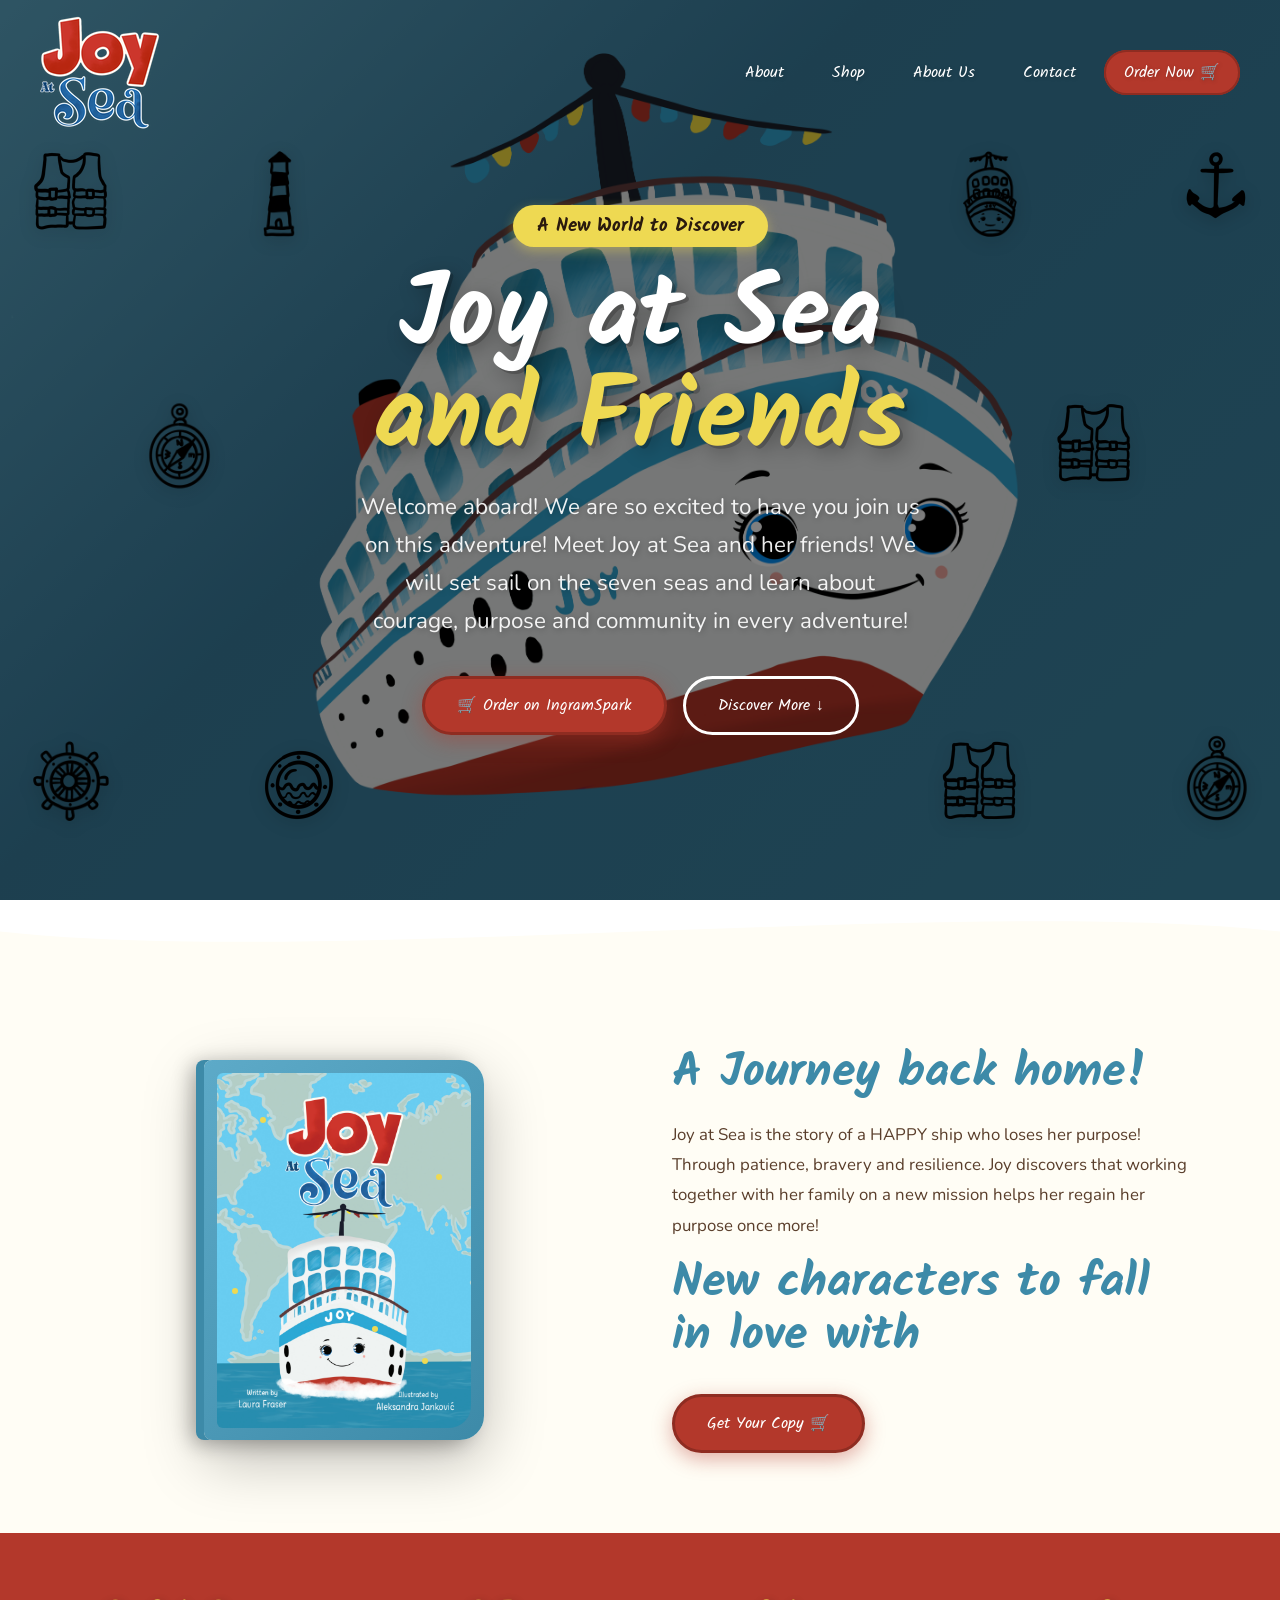
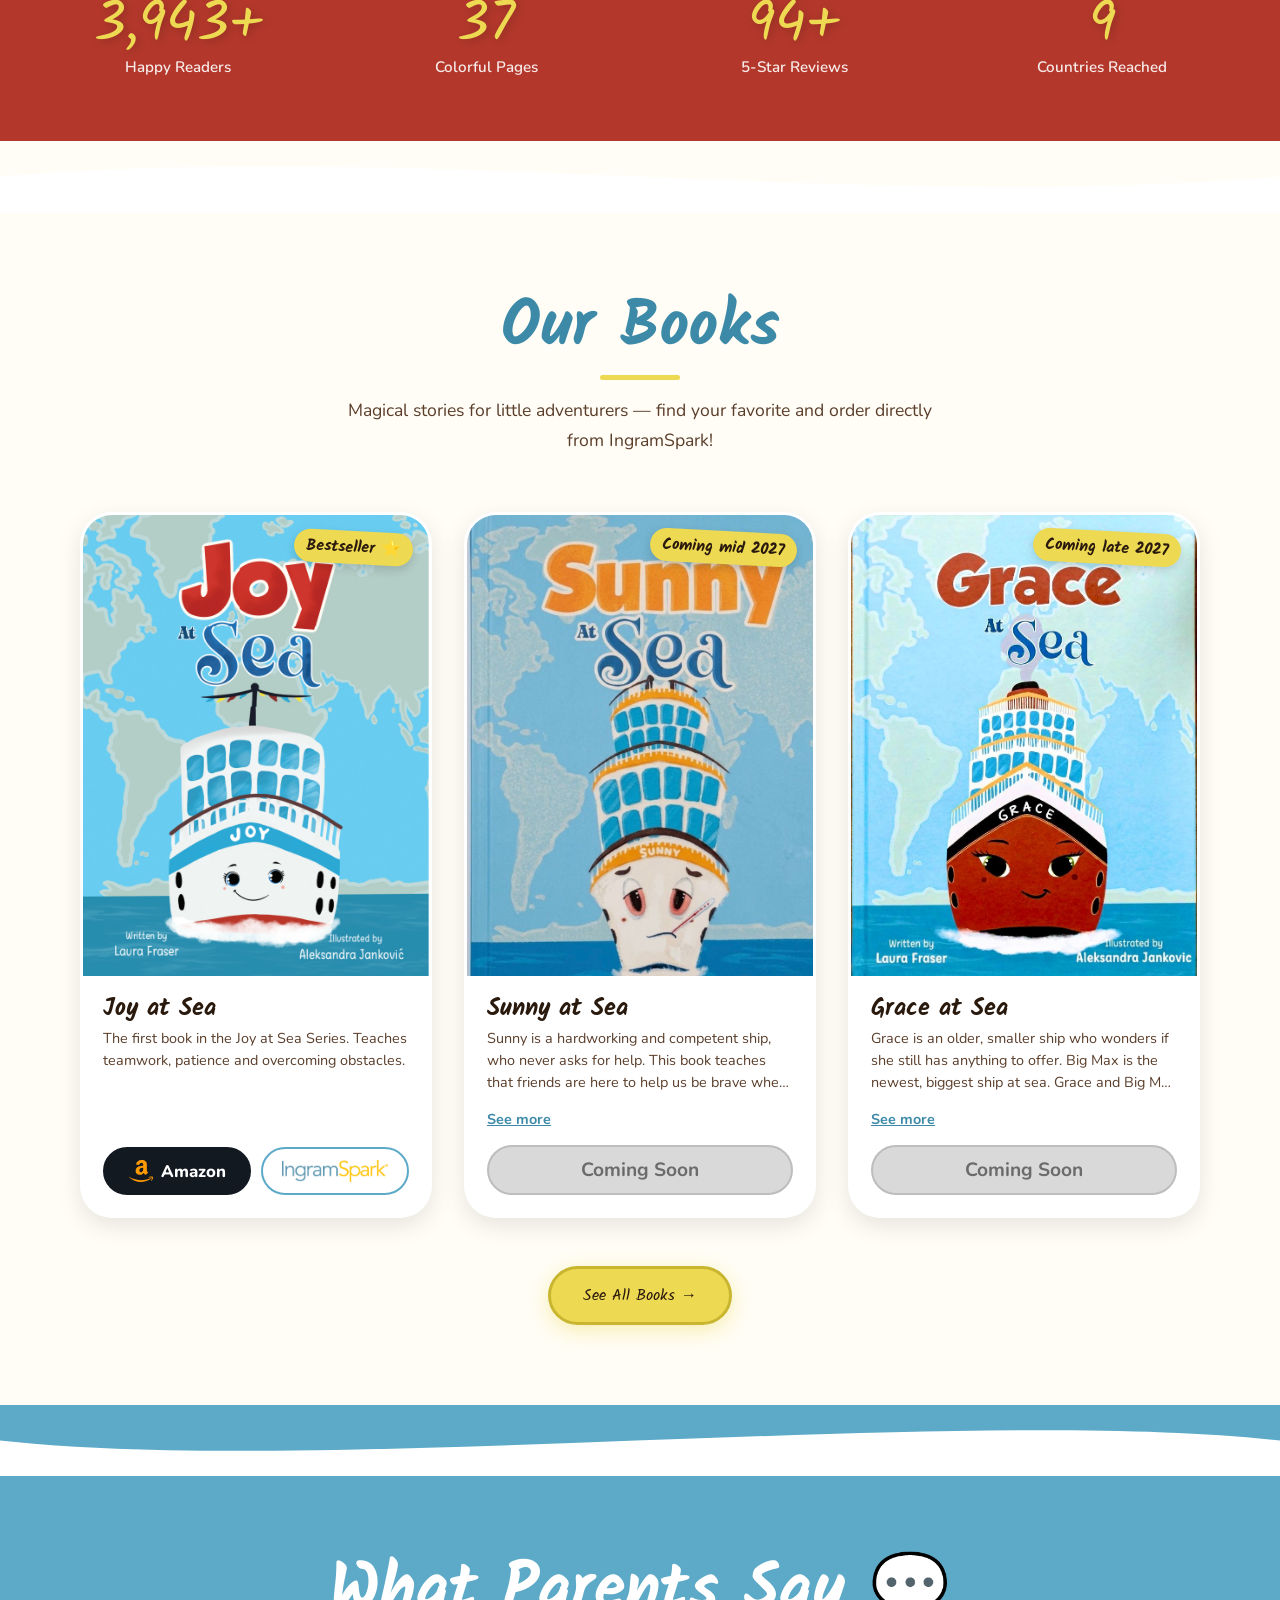
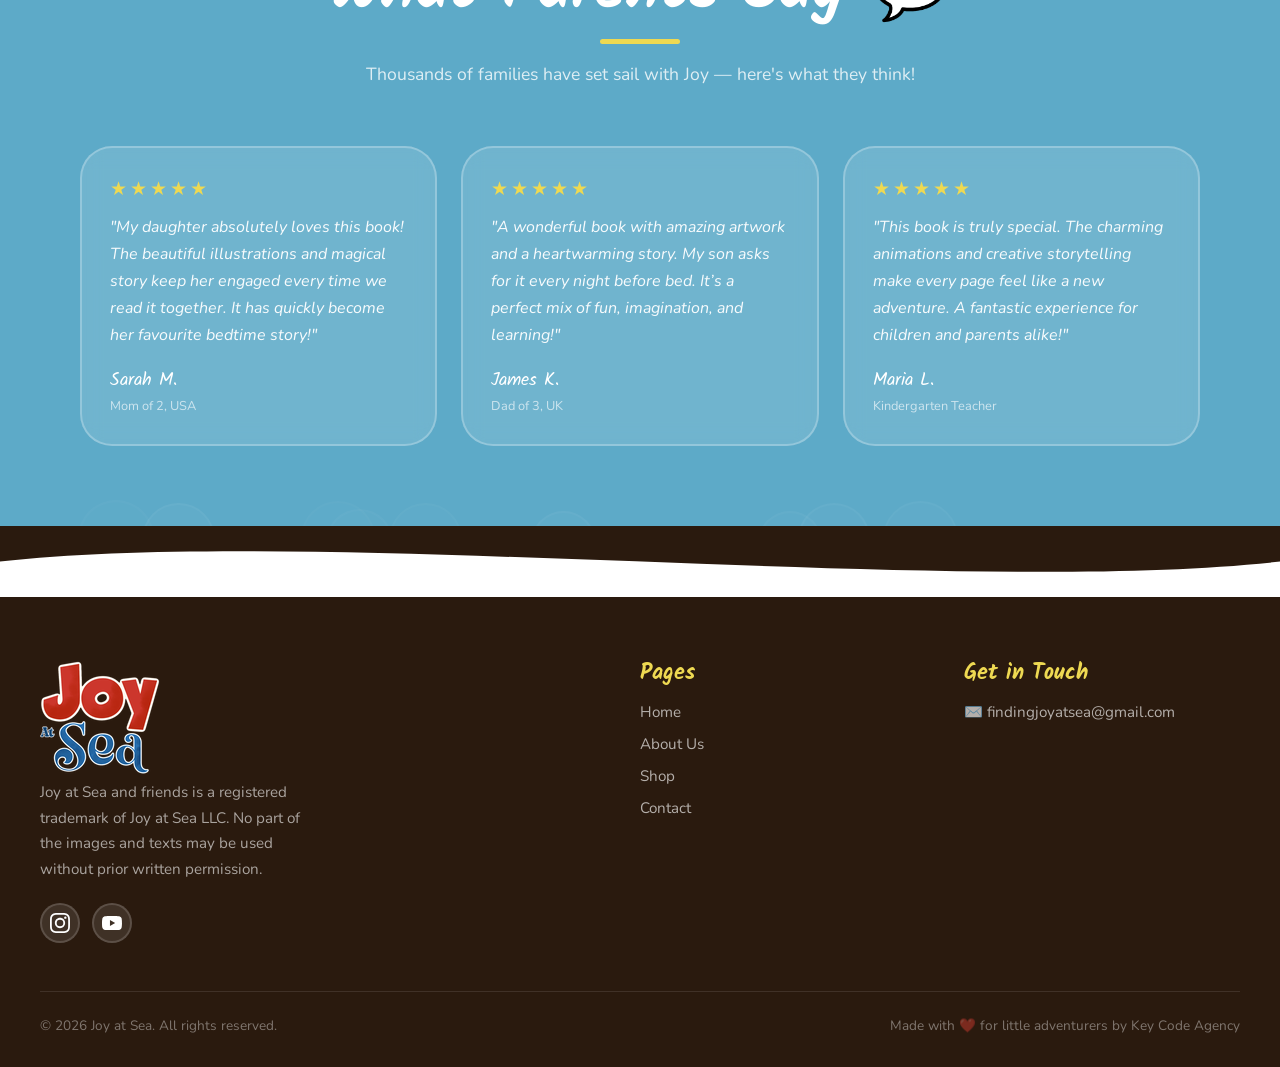
<file: index.html>
<!doctype html>
<html lang="en">
	<head>
		<meta charset="UTF-8" />
		<meta name="viewport" content="width=device-width, initial-scale=1.0" />
		<title>Joy at Sea – Animated Children's Book</title>
		<meta
			name="description"
			content="Joy at Sea – A magical animated children's book full of adventure, wonder, and ocean fun!"
		/>
		<link rel="stylesheet" href="css/style.css?v=5" />
		<!-- Favicon emoji -->
		<link
			rel="icon"
			type="image/png"
			href="{css,js,images}/photos/joy-logo-80h.png"
		/>
	</head>
	<body>
		<!-- ===== NAVIGATION ===== -->
		<nav id="navbar">
			<a href="./" class="nav-logo">
				<img src="{css,js,images}/photos/joy-text-120w.png" alt="" />
			</a>
			<button class="hamburger" aria-label="Menu">
				<span></span><span></span><span></span>
			</button>
			<ul class="nav-links">
				<li><a href="#about" class="active">About</a></li>
				<li><a href="shop/">Shop</a></li>
				<li><a href="about/">About Us</a></li>
				<li><a href="#contact">Contact</a></li>
				<li><a href="shop/" class="btn-nav">Order Now 🛒</a></li>
			</ul>
		</nav>

		<!-- ===== HERO ===== -->
		<section class="hero" id="home">
			<div class="hero-bg-placeholder">
				<img
					class="img-desktop"
					src="{css,js,images}/photos/Original_Joy.png"
					alt=""
				/>
				<img
					class="img-mobile"
					src="{css,js,images}/photos/joy-logo-80h.png"
					alt=""
				/>
			</div>

			<!-- Floating sea elements -->
			<div class="floating-elements">
				<img src="{css,js,images}/photos/stiker_01.png" class="float-el" />
				<img src="{css,js,images}/photos/stiker_02.png" class="float-el" />
				<img src="{css,js,images}/photos/stiker_03.png" class="float-el" />
				<img src="{css,js,images}/photos/stiker_04.png" class="float-el" />
				<img src="{css,js,images}/photos/stiker_05.png" class="float-el" />
				<img src="{css,js,images}/photos/stiker_06.png" class="float-el" />
				<img src="{css,js,images}/photos/stiker_21.png" class="float-el" alt="" />
				<img src="{css,js,images}/photos/stiker_22.png" class="float-el" alt="" />
				<img src="{css,js,images}/photos/stiker_23.png" class="float-el" alt="" />
				<img src="{css,js,images}/photos/stiker_25.png" class="float-el" alt="" />
			</div>

			<div class="hero-content">
				<div class="hero-badge">A New World to Discover</div>
				<h1>
					Joy at Sea
					<span>and Friends</span>
				</h1>
				<p>
					Welcome aboard! We are so excited to have you join us on this
					adventure! Meet Joy at Sea and her friends! We will set sail on the
					seven seas and learn about courage, purpose and community in every
					adventure!
				</p>
				<div class="hero-buttons">
					<a href="shop/" class="btn btn-primary">🛒 Order on IngramSpark</a>
					<a href="#about" class="btn btn-outline">Discover More ↓</a>
				</div>
			</div>
		</section>

		<!-- Wave down -->
		<div class="wave-divider" style="margin-top: -4px">
			<svg viewBox="0 0 1440 80" preserveAspectRatio="none" fill="#fffdf5">
				<path d="M0,40 C360,80 1080,0 1440,40 L1440,80 L0,80 Z" />
			</svg>
		</div>

		<!-- ===== ABOUT THE BOOK ===== -->
		<section class="about-book" id="about">
			<div class="about-book-bg-placeholder"></div>
			<!-- To use your own background image, replace the line above with:
         <style>section.about-book { background-image: url('images/your-image.jpg'); }</style> -->

			<div class="section-inner">
				<div class="about-grid">
					<div class="book-mockup reveal-left">
						<!-- Book cover: replace .book-cover-placeholder with <img class="book-cover-img" src="images/cover.jpg" alt="Joy at Sea Cover"> -->
						<div class="book-cover">
							<div class="book-stars">
								<div class="star"></div>
								<div class="star"></div>
								<div class="star"></div>
								<div class="star"></div>
								<div class="star"></div>
							</div>
							<div class="book-cover-placeholder">
								<img
									class="book-cover-img"
									src="{css,js,images}/photos/Joy At Sea Cover.png"
									alt="Joe at sea book cover"
								/>
							</div>
						</div>
					</div>

					<div class="about-text reveal-right">
						<h2>A Journey back home!</h2>
						<p>
							Joy at Sea is the story of a HAPPY ship who loses her purpose!
							Through patience, bravery and resilience. Joy discovers that
							working together with her family on a new mission helps her regain
							her purpose once more!
						</p>

						<h2>New characters to fall in love with</h2>
						<a href="shop/" class="btn btn-primary" style="margin-top: 12px"
							>Get Your Copy 🛒</a
						>
					</div>
				</div>
			</div>
		</section>

		<!-- ===== STATS STRIP ===== -->
		<div class="stats-strip">
			<div class="stats-strip-bg"></div>
			<div class="stats-inner">
				<div class="stat-item reveal">
					<span class="stat-number" data-target="5000" data-suffix="+">0</span>
					<span class="stat-label">Happy Readers</span>
				</div>
				<div class="stat-item reveal">
					<span class="stat-number" data-target="48" data-suffix="">0</span>
					<span class="stat-label">Colorful Pages</span>
				</div>
				<div class="stat-item reveal">
					<span class="stat-number" data-target="120" data-suffix="+">0</span>
					<span class="stat-label">5-Star Reviews</span>
				</div>
				<div class="stat-item reveal">
					<span class="stat-number" data-target="12" data-suffix="">0</span>
					<span class="stat-label">Countries Reached</span>
				</div>
			</div>
		</div>

		<!-- Wave up before featured -->
		<div class="wave-divider">
			<svg viewBox="0 0 1440 80" preserveAspectRatio="none" fill="#fffdf5">
				<path d="M0,40 C480,0 960,80 1440,40 L1440,0 L0,0 Z" />
			</svg>
		</div>

		<!-- ===== FEATURED PRODUCTS (Preview) ===== -->
		<section id="shop" style="position: relative">
			<!-- To use your own background: add background-image via inline style or replace the bg div -->
			<div
				style="position: absolute; inset: 0; background: #fffdf5; z-index: 0"
			></div>
			<div class="section-inner" style="position: relative; z-index: 1">
				<h2 class="section-title reveal" style="color: var(--blue-dark)">
					Our Books
				</h2>
				<p class="section-subtitle reveal">
					Magical stories for little adventurers — find your favorite and order
					directly from IngramSpark!
				</p>

				<div class="shop-grid">
					<!-- PRODUCT 1 -->
					<div class="product-card reveal">
						<div class="product-badge">Bestseller ⭐</div>
						<div class="product-img-placeholder"></div>
						<img
							class="product-img"
							src="{css,js,images}/photos/Joy At Sea Cover.png"
							alt="Joy at Sea"
						/>
						<!-- Replace above with: <img class="product-img" src="images/product1.jpg" alt="Joy at Sea Vol 1"> -->
						<div class="product-info">
							<h3>Joy at Sea</h3>
							<p>
								The first book in the Joy at Sea Series. Teaches teamwork,
								patience and overcoming obstacles.
							</p>
							<div class="product-footer">
								<div class="store-buttons">
									<a
										href="https://www.amazon.es/Joy-at-Sea-Laura-Fraser/dp/B0H318L989"
										target="_blank"
										rel="noopener"
										class="btn-store btn-store-amazon"
										aria-label="Order Joy at Sea on Amazon"
									>
										<svg
											viewBox="0 0 24 24"
											aria-hidden="true"
											xmlns="http://www.w3.org/2000/svg"
										>
											<path
												d="M.045 18.02c.072-.116.187-.124.348-.022 3.636 2.11 7.594 3.166 11.87 3.166 2.852 0 5.668-.533 8.447-1.595l.315-.14c.138-.06.234-.1.293-.13.226-.088.39-.046.525.13.12.174.09.336-.12.48-.256.19-.6.41-1.006.654-1.244.743-2.64 1.316-4.185 1.726a17.617 17.617 0 01-10.951-.577 17.88 17.88 0 01-5.43-3.35c-.1-.074-.151-.15-.151-.22 0-.047.021-.09.051-.13zm6.565-6.218c0-1.005.247-1.863.743-2.577.495-.71 1.17-1.25 2.04-1.615.796-.335 1.756-.575 2.912-.72.39-.046 1.033-.103 1.92-.174v-.37c0-.93-.105-1.558-.3-1.875-.302-.43-.78-.65-1.44-.65h-.182c-.48.046-.896.196-1.246.46-.35.27-.575.63-.675 1.096-.06.3-.206.465-.435.51l-2.52-.315c-.248-.06-.372-.18-.372-.39 0-.046.007-.09.022-.15.247-1.29.855-2.25 1.82-2.88.976-.616 2.1-.975 3.39-1.05h.54c1.65 0 2.957.434 3.888 1.29.135.15.27.3.405.48.12.165.224.314.283.45.075.134.15.33.195.57.06.254.105.42.135.51.03.104.062.3.076.615.01.313.02.493.02.553v5.28c0 .376.06.72.165 1.036.105.313.21.54.315.674l.51.674c.09.136.136.256.136.36 0 .12-.06.226-.18.314-1.2 1.05-1.86 1.62-1.963 1.71-.165.135-.375.15-.63.045a6.062 6.062 0 01-.526-.496l-.31-.347a9.391 9.391 0 01-.317-.42l-.3-.435c-.81.886-1.603 1.44-2.4 1.665-.494.15-1.093.227-1.83.227-1.11 0-2.04-.343-2.76-1.034-.72-.69-1.08-1.665-1.08-2.94l-.05-.076zm3.753-.438c0 .566.14 1.02.425 1.364.285.34.675.512 1.155.512.045 0 .106-.007.195-.02.09-.016.134-.023.166-.023.614-.16 1.08-.553 1.424-1.178.165-.28.285-.58.36-.91.09-.32.12-.59.135-.8.015-.195.015-.54.015-1.005v-.54c-.84 0-1.484.06-1.92.18-1.275.36-1.92 1.17-1.92 2.43l-.035-.02zm9.162 7.027c.03-.06.075-.11.132-.17.362-.243.714-.41 1.05-.5a8.094 8.094 0 011.612-.24c.14-.012.28 0 .41.03.65.06 1.05.168 1.172.33.063.09.099.228.099.39v.15c0 .51-.149 1.11-.424 1.8-.278.69-.664 1.248-1.156 1.68-.073.06-.14.09-.197.09-.03 0-.06 0-.09-.012-.09-.044-.107-.12-.064-.24.54-1.26.806-2.143.806-2.64 0-.15-.03-.27-.087-.344-.145-.166-.55-.257-1.224-.257-.243 0-.533.016-.87.046-.363.045-.7.09-1 .135-.09 0-.148-.014-.18-.044-.03-.03-.036-.047-.02-.077 0-.017.006-.03.02-.063v-.06z"
											/>
										</svg>
										<span>Amazon</span>
									</a>
									<a
										href="https://shop.ingramspark.com/b/084?params=sQqWZgiI7M3MGwggZtmiuGdicFNL2VbLKhiHYtYXyLu&utm_source=ig&utm_medium=social&utm_content=link_in_bio&fbclid=PAZnRzaAS8pf1wZG9mAmV4dG4DYWVtAjExAHNydGMGYXBwX2lkDzEyNDAyNDU3NDI4NzQxNAABp8N5HvCpZ3BHooE8qTthQGfboJasi7maFwN2JS-lAzaxJG_0or3SMO8UllYd_aem_HT1iLD550cazXNlybi0LeQ"
										target="_blank"
										rel="noopener"
										class="btn-store btn-store-ingram"
										aria-label="Order Joy at Sea on IngramSpark"
									>
										<img
											src="{css,js,images}/photos/ingramspark-logo.png"
											alt="IngramSpark"
										/>
									</a>
								</div>
							</div>
						</div>
					</div>

					<!-- PRODUCT 2 -->
					<div class="product-card reveal">
						<div class="product-badge">Coming mid 2027</div>
						<div
							class="product-img-placeholder"
							style="background: linear-gradient(135deg, var(--red), #8f2c21)"
						>
							<img
								class="product-img"
								src="{css,js,images}/photos/sunny_at_sea_cover.png"
								alt="Sunny at Sea"
							/>
						</div>
						<div class="product-info">
							<h3>Sunny at Sea</h3>
							<p>
								Sunny is a hardworking and competent ship, who never asks for
								help. This book teaches that friends are here to help us be
								brave when we get sick and need a rest.
							</p>
							<button class="see-more-btn">See more</button>
							<div class="product-footer">
								<span class="btn-order btn-coming-soon" aria-disabled="true">Coming Soon</span>
							</div>
						</div>
					</div>

					<!-- PRODUCT 3 -->
					<div class="product-card reveal">
						<div class="product-badge">Coming late 2027</div>
						<div class="product-img-placeholder">
							<img
								class="product-img"
								src="{css,js,images}/photos/grace_at_sea_cover.png"
								alt="Grace at Sea"
							/>
						</div>
						<div class="product-info">
							<h3>Grace at Sea</h3>
							<p>
								Grace is an older, smaller ship who wonders if she still has
								anything to offer. Big Max is the newest, biggest ship at sea.
								Grace and Big Max learn they were both built to navigate rough
								waters no matter their age or size. This book teaches that we
								all have a place in this world for our specific gifts.
							</p>
							<button class="see-more-btn">See more</button>
							<div class="product-footer">
								<span class="btn-order btn-coming-soon" aria-disabled="true">Coming Soon</span>
							</div>
						</div>
					</div>
				</div>

				<div style="text-align: center; margin-top: 48px" class="reveal">
					<a href="shop/" class="btn btn-secondary">See All Books →</a>
				</div>
			</div>
		</section>

		<!-- Wave before testimonials -->
		<div class="wave-divider">
			<svg viewBox="0 0 1440 80" preserveAspectRatio="none" fill="var(--blue)">
				<path d="M0,40 C360,80 1080,0 1440,40 L1440,0 L0,0 Z" />
			</svg>
		</div>

		<!-- ===== TESTIMONIALS ===== -->
		<section class="testimonials" id="reviews">
			<div class="testimonials-bg"></div>
			<div class="bubbles"></div>
			<div class="section-inner">
				<h2 class="section-title reveal">What Parents Say 💬</h2>
				<p class="section-subtitle reveal">
					Thousands of families have set sail with Joy — here's what they think!
				</p>

				<div class="testimonials-grid">
					<div class="testimonial-card reveal">
						<div class="testimonial-stars">★★★★★</div>
						<p class="testimonial-text">
							"My daughter absolutely loves this book! The beautiful
							illustrations and magical story keep her engaged every time we
							read it together. It has quickly become her favourite bedtime
							story!"
						</p>
						<div class="testimonial-author">
							<div class="author-info">
								<strong>Sarah M.</strong>
								<span>Mom of 2, USA</span>
							</div>
						</div>
					</div>

					<div class="testimonial-card reveal">
						<div class="testimonial-stars">★★★★★</div>
						<p class="testimonial-text">
							"A wonderful book with amazing artwork and a heartwarming story.
							My son asks for it every night before bed. It’s a perfect mix of
							fun, imagination, and learning!"
						</p>
						<div class="testimonial-author">
							<div class="author-info">
								<strong>James K.</strong>
								<span>Dad of 3, UK</span>
							</div>
						</div>
					</div>

					<div class="testimonial-card reveal">
						<div class="testimonial-stars">★★★★★</div>
						<p class="testimonial-text">
							"This book is truly special. The charming animations and creative
							storytelling make every page feel like a new adventure. A
							fantastic experience for children and parents alike!"
						</p>
						<div class="testimonial-author">
							<div class="author-info">
								<strong>Maria L.</strong>
								<span>Kindergarten Teacher</span>
							</div>
						</div>
					</div>
				</div>
			</div>
		</section>

		<!-- Wave after testimonials -->
		<div class="wave-divider">
			<svg
				viewBox="0 0 1440 80"
				preserveAspectRatio="none"
				fill="var(--text-dark)"
			>
				<path d="M0,40 C360,0 1080,80 1440,40 L1440,0 L0,0 Z" />
			</svg>
		</div>

		<!-- ===== FOOTER / CONTACT ===== -->
		<footer class="footer" id="contact">
			<div class="footer-inner">
				<div class="footer-grid">
					<div class="footer-brand reveal-left">
						<img
							src="{css,js,images}/photos/joy-text-120w.png"
							alt="JoyAtSea Logo"
						/>
						<p>
							Joy at Sea and friends is a registered trademark of Joy at Sea
							LLC. No part of the images and texts may be used without prior
							written permission.
						</p>
						<div class="social-links">
							<a
								href="https://www.instagram.com/findingjoyatsea?igsh=amozOWJlbXJ4OW0w"
								target="_blank"
								rel="noopener"
								class="social-link"
								aria-label="Instagram"
							>
								<svg viewBox="0 0 24 24" aria-hidden="true"><path d="M7.0301.084c-1.2768.0602-2.1487.264-2.911.5634-.7888.3075-1.4575.72-2.1228 1.3877-.6652.6677-1.075 1.3368-1.3802 2.127-.2954.7638-.4956 1.6365-.552 2.914-.0564 1.2775-.0689 1.6882-.0626 4.947.0062 3.2586.0206 3.6671.0825 4.9473.061 1.2765.264 2.1482.5635 2.9107.308.7889.72 1.4573 1.388 2.1228.6679.6655 1.3365 1.0743 2.1285 1.38.7632.295 1.6361.4961 2.9134.552 1.2773.056 1.6884.069 4.9462.0627 3.2578-.0062 3.668-.0207 4.9478-.0814 1.28-.0607 2.147-.2652 2.9098-.5633.7889-.3086 1.4578-.72 2.1228-1.3881.665-.6682 1.0745-1.3378 1.3795-2.1284.2957-.7632.4966-1.636.552-2.9124.056-1.2809.0692-1.6898.063-4.948-.0063-3.2583-.021-3.6668-.0817-4.9465-.0607-1.2797-.264-2.1487-.5633-2.9117-.3084-.7889-.72-1.4568-1.3876-2.1228C21.2982 1.33 20.628.9208 19.8378.6165 19.074.321 18.2017.1197 16.9244.0645 15.6471.0093 15.236-.005 11.977.0014 8.718.0076 8.31.0215 7.0301.0839m.1402 21.6932c-1.17-.0509-1.8053-.2453-2.2287-.408-.5606-.216-.96-.4771-1.3819-.895-.422-.4178-.6811-.8186-.9-1.378-.1644-.4234-.3624-1.058-.4171-2.228-.0595-1.2645-.072-1.6442-.079-4.848-.007-3.2037.0053-3.583.0607-4.848.05-1.169.2456-1.805.408-2.2282.216-.5613.4762-.96.895-1.3816.4188-.4217.8184-.6814 1.3783-.9003.423-.1651 1.0575-.3614 2.227-.4171 1.2655-.06 1.6447-.072 4.848-.079 3.2033-.007 3.5835.005 4.8495.0608 1.169.0508 1.8053.2445 2.228.408.5608.216.96.4754 1.3816.895.4217.4194.6816.8176.9005 1.3787.1653.4217.3617 1.056.4169 2.2263.0602 1.2655.0739 1.645.0796 4.848.0058 3.203-.0055 3.5834-.061 4.848-.051 1.17-.245 1.8055-.408 2.2294-.216.5604-.4763.96-.8954 1.3814-.419.4215-.8181.6811-1.3783.9-.4224.1649-1.0577.3617-2.2262.4174-1.2656.0595-1.6448.072-4.8493.079-3.2045.007-3.5825-.006-4.848-.0608M16.953 5.5864A1.44 1.44 0 1 0 18.39 4.144a1.44 1.44 0 0 0-1.437 1.4424M5.8385 12.012c.0067 3.4032 2.7706 6.1557 6.173 6.1493 3.4026-.0065 6.157-2.7701 6.1506-6.1733-.0065-3.4032-2.771-6.1565-6.174-6.1498-3.403.0067-6.156 2.771-6.1496 6.1738M8 12.0077a4 4 0 1 1 4.008 3.9921A3.9996 3.9996 0 0 1 8 12.0077" /></svg>
							</a>
							<a
								href="https://youtube.com/@findingjoyatsea?si=bPf1r65Qc0wdUSL6"
								target="_blank"
								rel="noopener"
								class="social-link"
								aria-label="YouTube"
							>
								<svg viewBox="0 0 24 24" aria-hidden="true"><path d="M23.498 6.186a3.016 3.016 0 0 0-2.122-2.136C19.505 3.545 12 3.545 12 3.545s-7.505 0-9.377.505A3.017 3.017 0 0 0 .502 6.186C0 8.07 0 12 0 12s0 3.93.502 5.814a3.016 3.016 0 0 0 2.122 2.136c1.871.505 9.376.505 9.376.505s7.505 0 9.377-.505a3.015 3.015 0 0 0 2.122-2.136C24 15.93 24 12 24 12s0-3.93-.502-5.814zM9.545 15.568V8.432L15.818 12l-6.273 3.568z" /></svg>
							</a>
						</div>
					</div>

					<div class="footer-col reveal">
						<h4>Pages</h4>
						<ul>
							<li><a href="./">Home</a></li>
							<li><a href="about/">About Us</a></li>
							<li><a href="shop/">Shop</a></li>
							<li><a href="#contact">Contact</a></li>
						</ul>
					</div>

					<div class="footer-col reveal-right">
						<h4>Get in Touch</h4>
						<ul>
							<li>
								<a href="mailto:hello@joyatsea.com"
									>✉️ findingjoyatsea@gmail.com
								</a>
							</li>
						</ul>
					</div>
				</div>

				<div class="footer-bottom">
					<p>© 2026 Joy at Sea. All rights reserved.</p>
					<p>Made with ❤️ for little adventurers by Key Code Agency</p>
				</div>
			</div>
		</footer>

		<script src="js/main.js"></script>
	</body>
</html>
</file>
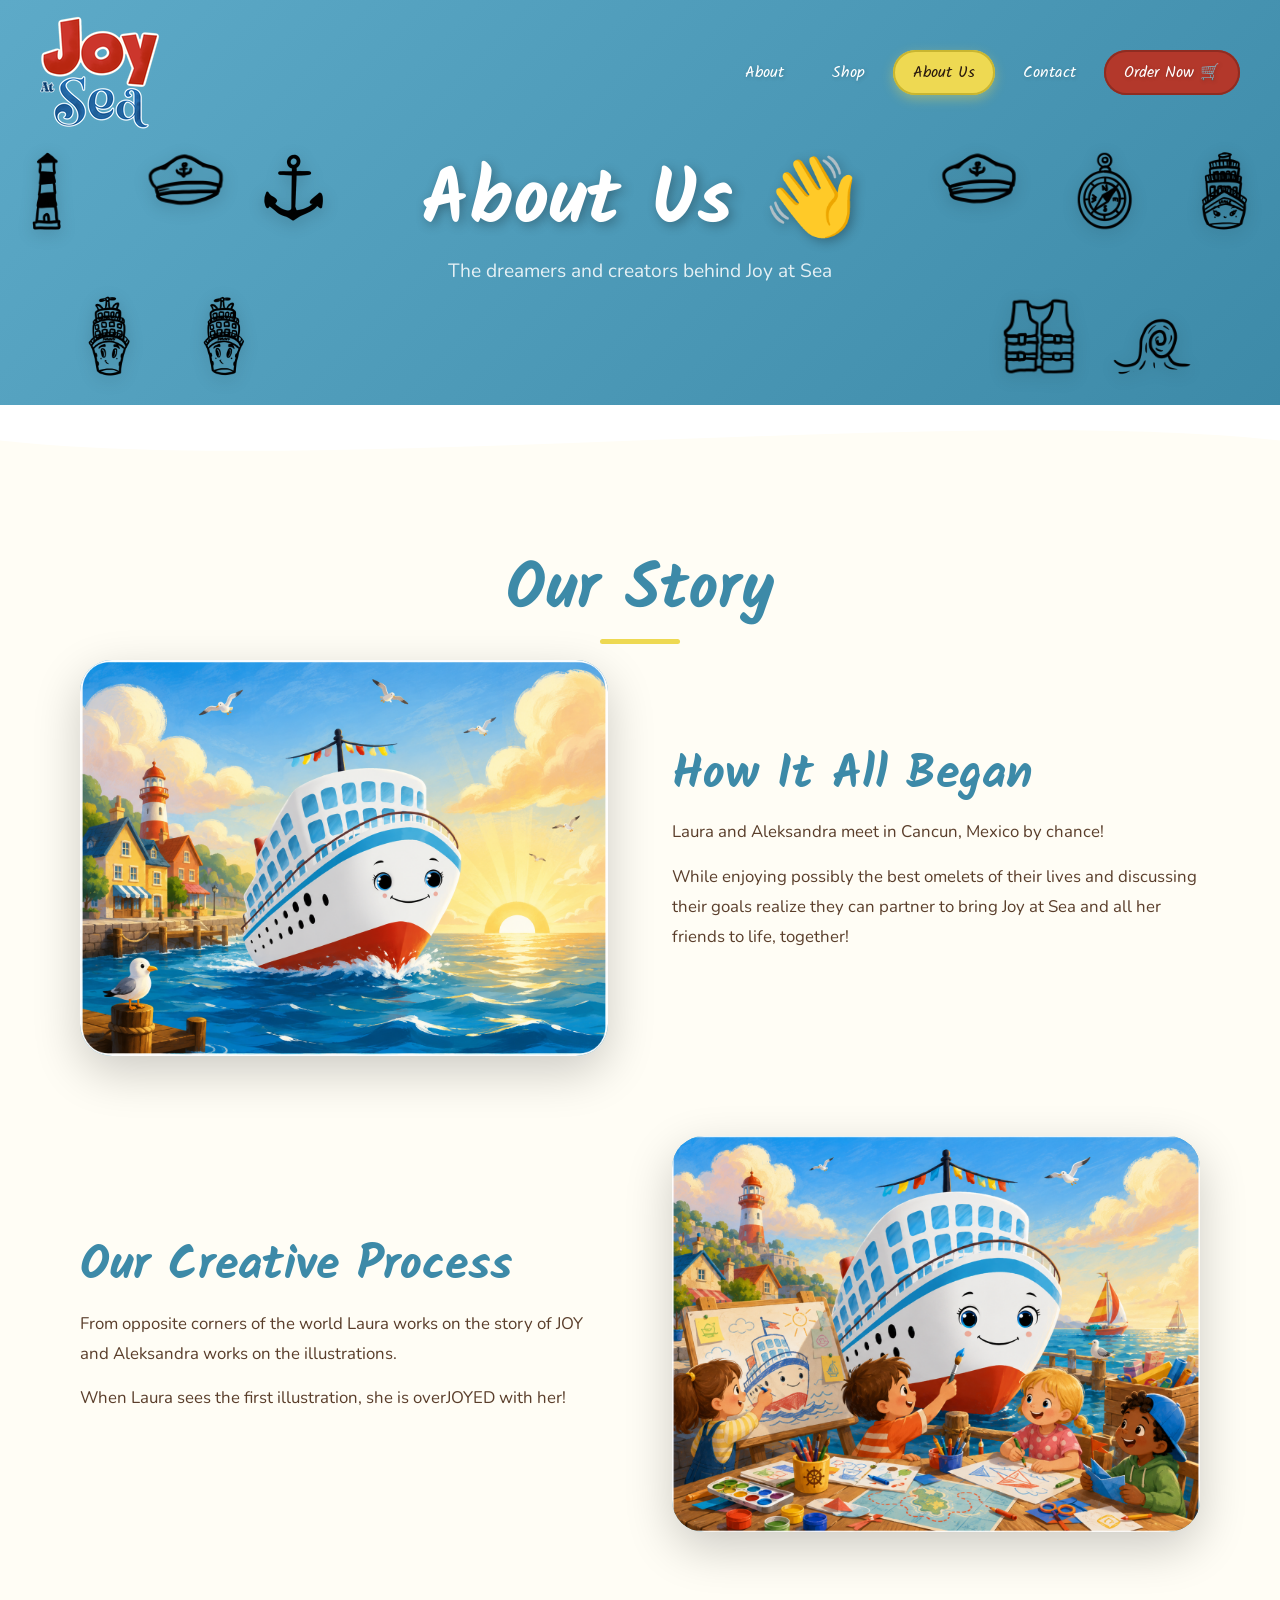
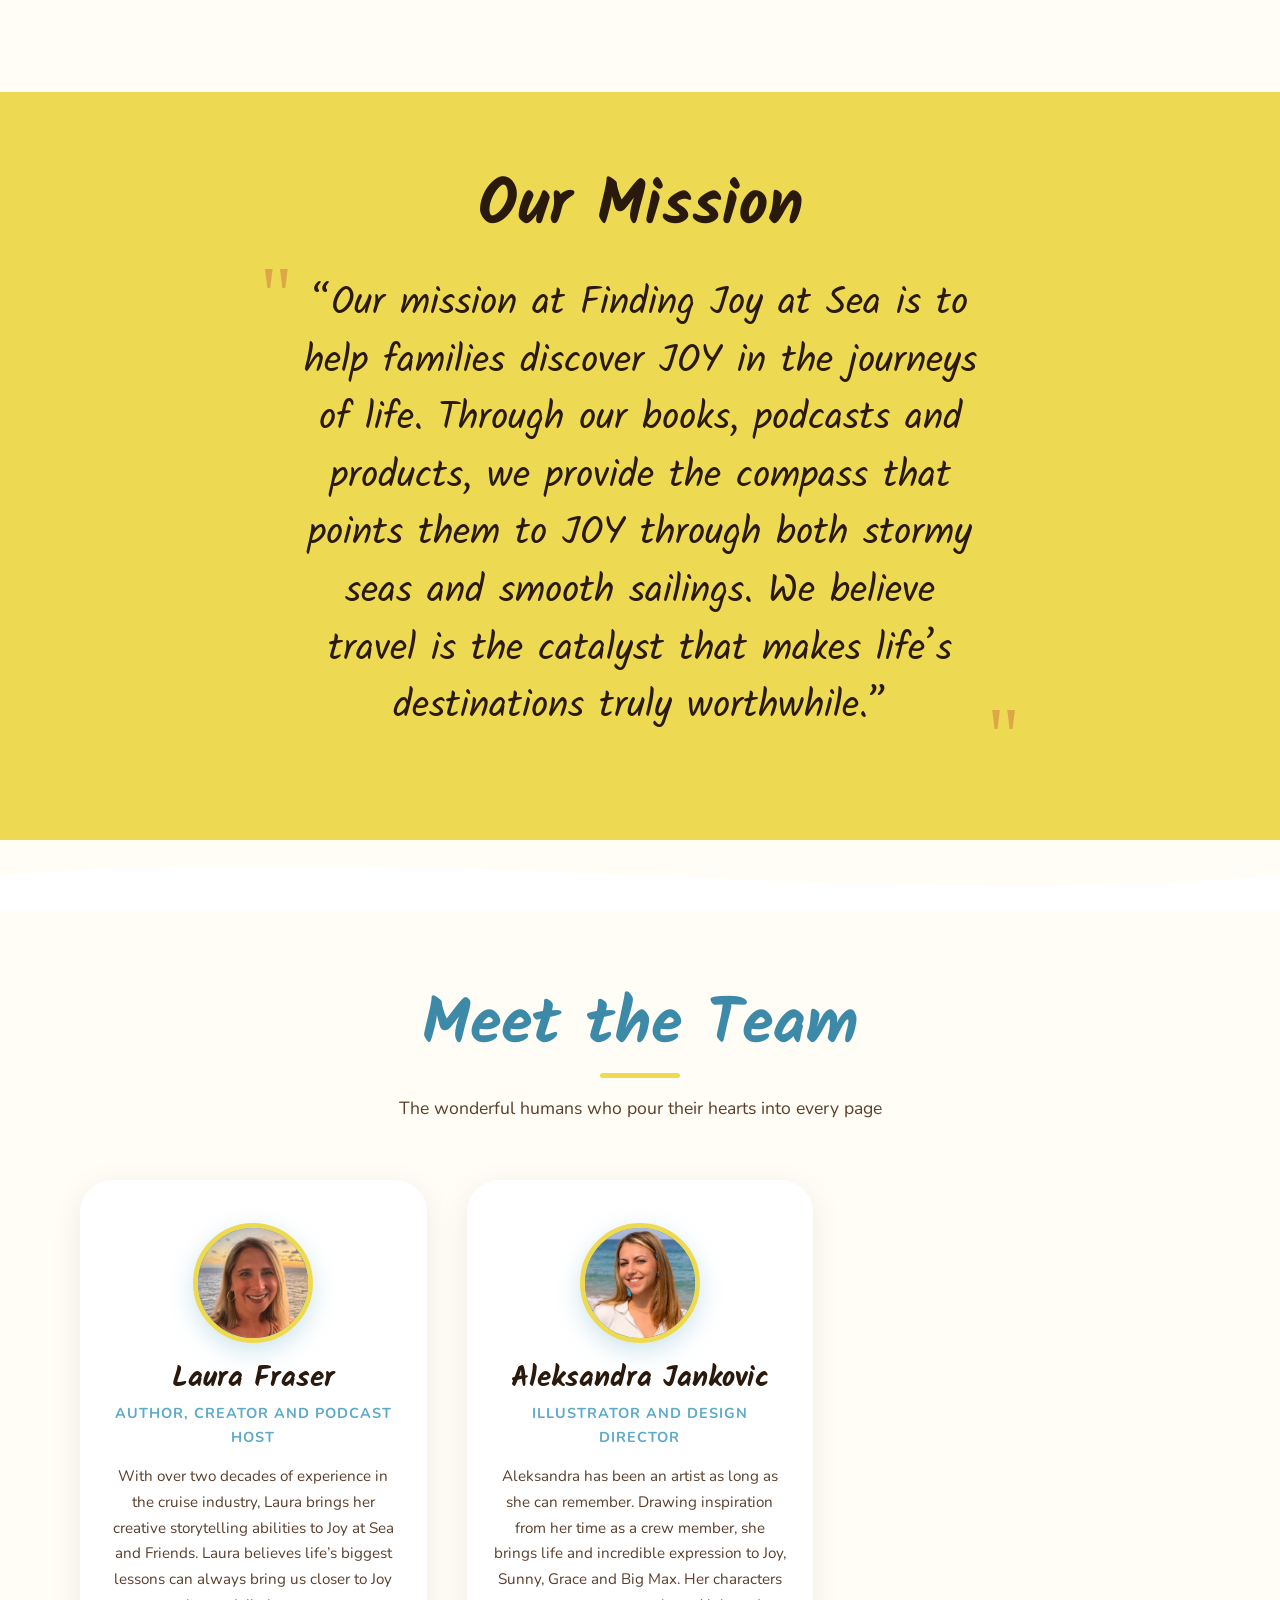
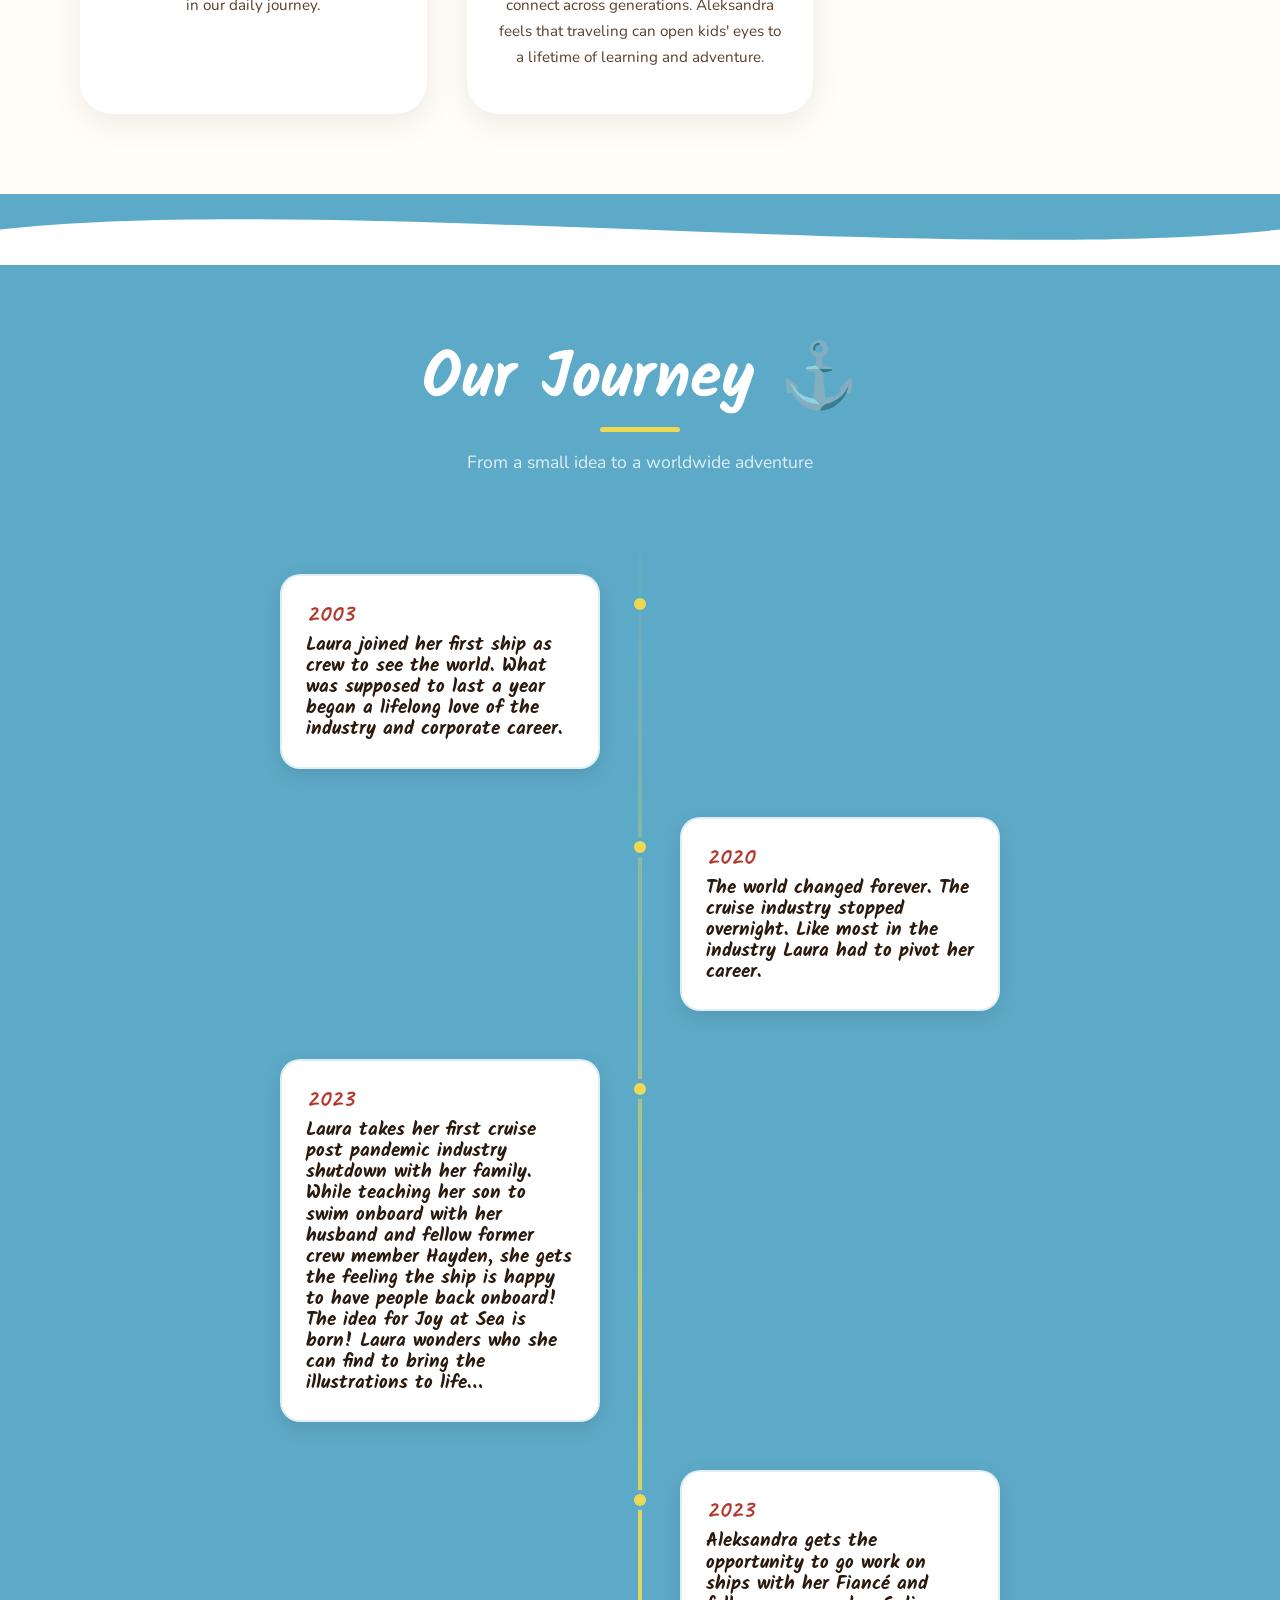
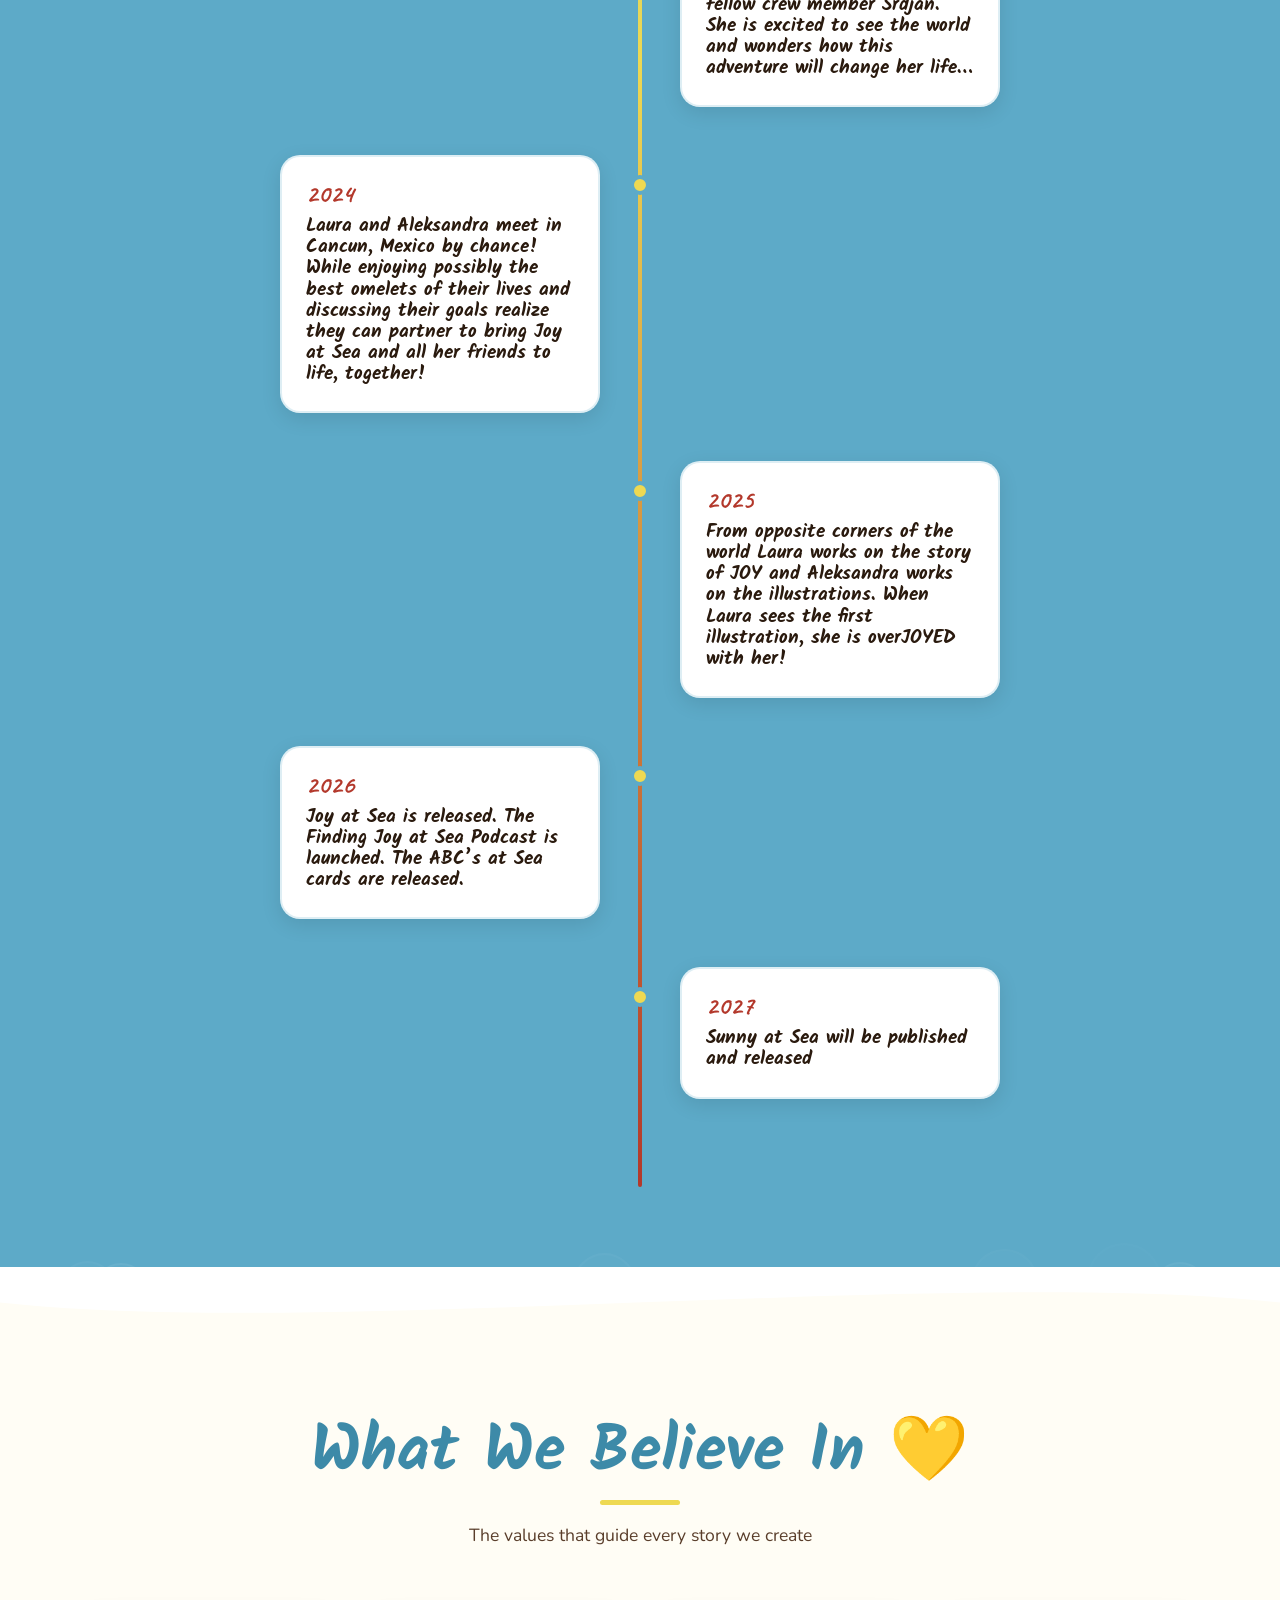
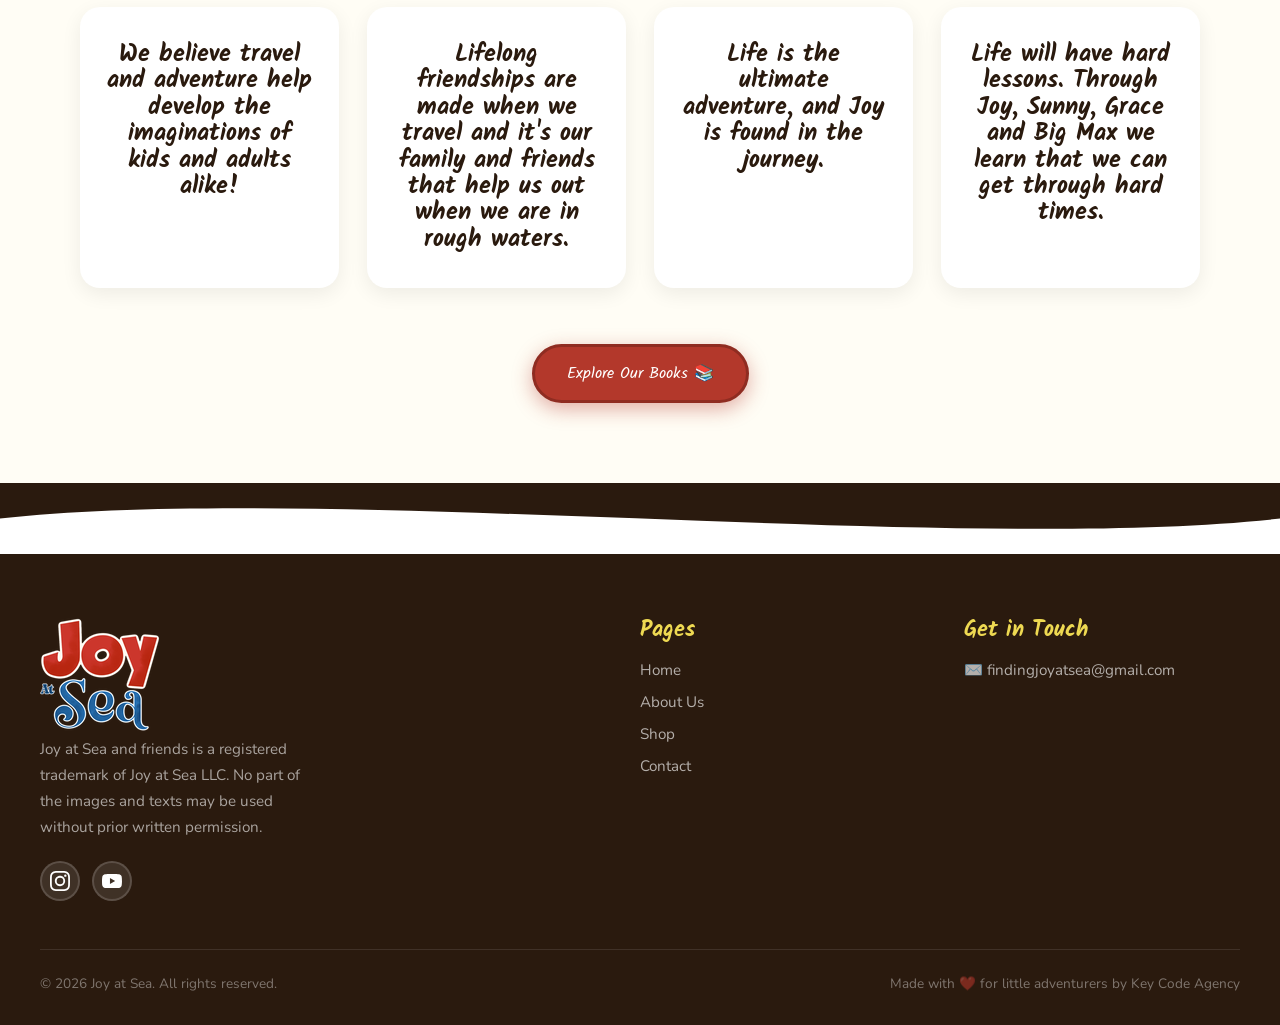
<file: about/index.html>
<!doctype html>
<html lang="en">
	<head>
		<meta charset="UTF-8" />
		<meta name="viewport" content="width=device-width, initial-scale=1.0" />
		<title>About Us – Joy at Sea</title>
		<meta
			name="description"
			content="Meet the team behind Joy at Sea children's books!"
		/>
		<link rel="stylesheet" href="../css/style.css?v=5" />
		<link
			rel="icon"
			type="image/png"
			href="../{css,js,images}/photos/joy-logo-80h.png"
		/>
		<style>
			/* About-page extras */
			.story-section {
				position: relative;
			}

			.story-section-bg {
				position: absolute;
				inset: 0;
				background: #fffdf5;
				z-index: 0;
			}

			.story-section .section-inner {
				position: relative;
				z-index: 1;
			}

			.story-grid {
				display: grid;
				grid-template-columns: 1fr 1fr;
				gap: 64px;
				align-items: center;
				margin-bottom: 80px;
			}

			.story-grid.reverse {
				direction: rtl;
			}
			.story-grid.reverse > * {
				direction: ltr;
			}

			.story-img {
				border-radius: var(--radius-lg);
				overflow: hidden;
				aspect-ratio: 4/3;
				background: linear-gradient(
					135deg,
					var(--blue) 0%,
					var(--blue-dark) 100%
				);
				display: flex;
				align-items: center;
				justify-content: center;
				font-size: 5rem;
				box-shadow: var(--shadow-lg);
				transition: transform 0.4s ease;
			}

			.story-img:hover {
				transform: scale(1.02) rotate(1deg);
			}

			.story-text h2 {
				font-size: clamp(2rem, 4vw, 3rem);
				color: var(--blue-dark);
				margin-bottom: 16px;
			}

			.story-text p {
				font-size: 1.05rem;
				line-height: 1.8;
				color: var(--text-mid);
				margin-bottom: 14px;
			}

			.values-grid {
				display: grid;
				grid-template-columns: repeat(auto-fill, minmax(220px, 1fr));
				gap: 28px;
				margin-top: 56px;
			}

			.value-card {
				background: white;
				border-radius: var(--radius);
				padding: 32px 24px;
				text-align: center;
				box-shadow: 0 6px 20px rgba(0, 0, 0, 0.07);
				border: 3px solid transparent;
				transition: all 0.3s cubic-bezier(0.34, 1.56, 0.64, 1);
			}

			.value-card:hover {
				border-color: var(--yellow);
				transform: translateY(-8px);
				box-shadow: 0 16px 40px rgba(0, 0, 0, 0.12);
			}

			.value-icon {
				font-size: 2.8rem;
				display: block;
				margin-bottom: 14px;
			}

			.value-card h3 {
				font-size: 1.4rem;
				color: var(--text-dark);
				margin-bottom: 10px;
			}

			.value-card p {
				font-size: 0.9rem;
				color: var(--text-mid);
				line-height: 1.6;
			}

			.timeline {
				position: relative;
				padding: 40px 0;
				max-width: 800px;
				margin: 0 auto;
			}

			.timeline::before {
				content: "";
				position: absolute;
				left: 50%;
				transform: translateX(-50%);
				top: 0;
				bottom: 0;
				width: 4px;
				background: linear-gradient(
					to bottom,
					var(--blue),
					var(--yellow),
					var(--red)
				);
				border-radius: 4px;
			}

			.timeline-item {
				display: flex;
				justify-content: flex-end;
				padding-right: calc(50% + 40px);
				margin-bottom: 48px;
				position: relative;
			}

			.timeline-item:nth-child(even) {
				justify-content: flex-start;
				padding-right: 0;
				padding-left: calc(50% + 40px);
			}

			.timeline-dot {
				position: absolute;
				left: 50%;
				transform: translateX(-50%);
				width: 20px;
				height: 20px;
				background: var(--yellow);
				border: 4px solid var(--blue);
				border-radius: 50%;
				top: 20px;
				z-index: 1;
			}

			.timeline-card {
				background: white;
				border-radius: var(--radius);
				padding: 20px 24px;
				max-width: 320px;
				box-shadow: 0 6px 20px rgba(0, 0, 0, 0.1);
				border: 2px solid rgba(93, 170, 200, 0.2);
				transition: all 0.3s ease;
			}

			.timeline-card:hover {
				transform: scale(1.03);
				box-shadow: 0 12px 32px rgba(0, 0, 0, 0.15);
			}

			.timeline-year {
				font-family: "Caveat", cursive;
				font-size: 1.6rem;
				color: var(--red);
				font-weight: 700;
				display: block;
				margin-bottom: 6px;
			}

			.timeline-card h3 {
				font-size: 1.2rem;
				color: var(--text-dark);
				margin-bottom: 6px;
			}

			.timeline-card p {
				font-size: 0.9rem;
				color: var(--text-mid);
				line-height: 1.5;
			}

			@media (max-width: 768px) {
				.story-grid {
					grid-template-columns: 1fr;
					gap: 32px;
				}
				.story-grid.reverse {
					direction: ltr;
				}

				.timeline::before {
					left: 20px;
					transform: none;
				}
				.timeline-item {
					padding-right: 0;
					padding-left: 56px;
					justify-content: flex-start;
				}
				.timeline-item:nth-child(even) {
					padding-left: 56px;
				}
				.timeline-dot {
					left: 12px;
					transform: none;
				}
			}
		</style>
	</head>
	<body>
		<!-- ===== NAVIGATION ===== -->
		<nav id="navbar">
			<a href="../" class="nav-logo">
				<img src="../{css,js,images}/photos/joy-text-120w.png" alt="" />
			</a>
			<button class="hamburger" aria-label="Menu">
				<span></span><span></span><span></span>
			</button>
			<ul class="nav-links">
				<li><a href="../#about">About</a></li>
				<li><a href="../shop/">Shop</a></li>
				<li><a href="../about/" class="active">About Us</a></li>
				<li><a href="#contact">Contact</a></li>
				<li><a href="../shop/" class="btn-nav">Order Now 🛒</a></li>
			</ul>
		</nav>

		<!-- ===== PAGE HEADER ===== -->
		<header class="page-header">
			<div class="page-header-bg"></div>
			<!-- Replace page-header-bg div with your own background image:
         style="background-image:url('images/about-bg.jpg'); background-size:cover;" on the header element -->
			<div class="floating-elements">
				<img
					class="float-el"
					src="../{css,js,images}/photos/stiker_14.png"
					alt=""
				/>
				<img
					class="float-el"
					src="../{css,js,images}/photos/stiker_15.png"
					alt=""
				/>
				<img
					class="float-el"
					src="../{css,js,images}/photos/stiker_16.png"
					alt=""
				/>
				<img
					class="float-el"
					src="../{css,js,images}/photos/stiker_17.png"
					alt=""
				/>
				<img
					class="float-el"
					src="../{css,js,images}/photos/stiker_18.png"
					alt=""
				/>
				<img
					class="float-el"
					src="../{css,js,images}/photos/stiker_20.png"
					alt=""
				/>
				<img
					class="float-el"
					src="../{css,js,images}/photos/stiker_19.png"
					alt=""
				/>
				<img
					class="float-el"
					src="../{css,js,images}/photos/stiker_26.png"
					alt=""
				/>
				<img
					class="float-el"
					src="../{css,js,images}/photos/stiker_28.png"
					alt=""
				/>
				<img
					class="float-el"
					src="../{css,js,images}/photos/stiker_30.png"
					alt=""
				/>
			</div>
			<div class="page-header-content">
				<h1>About Us 👋</h1>
				<p>The dreamers and creators behind Joy at Sea</p>
			</div>
		</header>

		<!-- Wave -->
		<div class="wave-divider">
			<svg viewBox="0 0 1440 80" preserveAspectRatio="none" fill="#fffdf5">
				<path d="M0,40 C360,80 1080,0 1440,40 L1440,80 L0,80 Z" />
			</svg>
		</div>

		<!-- ===== OUR STORY ===== -->
		<section class="story-section">
			<div class="story-section-bg"></div>
			<div class="section-inner">
				<h2 class="section-title reveal" style="color: var(--blue-dark)">
					Our Story
				</h2>

				<div class="story-grid">
					<div class="story-img reveal-left">
						<img src="../{css,js,images}/photos/Joy At Sea Start.png" alt="" />
					</div>
					<div class="story-text reveal-right">
						<h2>How It All Began</h2>
						<p>Laura and Aleksandra meet in Cancun, Mexico by chance!</p>
						<p>
							While enjoying possibly the best omelets of their lives and
							discussing their goals realize they can partner to bring Joy at
							Sea and all her friends to life, together!
						</p>
					</div>
				</div>

				<div class="story-grid reverse">
					<div class="story-img reveal-right">
						<img
							src="../{css,js,images}/photos/Joy At Sea Creative Process.png"
							alt="Joy At Sea Creative Process"
						/>
					</div>
					<div class="story-text reveal-left">
						<h2>Our Creative Process</h2>
						<p>
							From opposite corners of the world Laura works on the story of JOY
							and Aleksandra works on the illustrations.
						</p>
						<p>
							When Laura sees the first illustration, she is overJOYED with her!
						</p>
					</div>
				</div>
			</div>
		</section>

		<!-- ===== MISSION ===== -->
		<section class="mission-section">
			<div class="mission-section-bg"></div>
			<div class="section-inner">
				<div class="mission-content">
					<h2 class="section-title reveal" style="color: var(--text-dark)">
						Our Mission
					</h2>
					<p class="big-quote reveal">
						“Our mission at Finding Joy at Sea is to help families discover JOY
						in the journeys of life. Through our books, podcasts and products,
						we provide the compass that points them to JOY through both stormy
						seas and smooth sailings. We believe travel is the catalyst that
						makes life’s destinations truly worthwhile.”
					</p>
				</div>
			</div>
		</section>

		<!-- Wave -->
		<div class="wave-divider">
			<svg viewBox="0 0 1440 80" preserveAspectRatio="none" fill="#fffdf5">
				<path d="M0,40 C480,0 960,80 1440,40 L1440,0 L0,0 Z" />
			</svg>
		</div>

		<!-- ===== TEAM ===== -->
		<section class="story-section">
			<div class="story-section-bg"></div>
			<div class="section-inner">
				<h2 class="section-title reveal" style="color: var(--blue-dark)">
					Meet the Team
				</h2>
				<p class="section-subtitle reveal">
					The wonderful humans who pour their hearts into every page
				</p>

				<div class="team-grid">
					<div class="team-card reveal">
						<div class="team-avatar">
							<img
								src="../{css,js,images}/photos/laura_photo.png?v=2"
								alt="Laura Fraser"
							/>
						</div>
						<h3>Laura Fraser</h3>
						<p class="role">Author, Creator and Podcast Host</p>
						<p>
							With over two decades of experience in the cruise industry, Laura
							brings her creative storytelling abilities to Joy at Sea and
							Friends. Laura believes life’s biggest lessons can always bring us
							closer to Joy in our daily journey.
						</p>
					</div>

					<div class="team-card reveal">
						<div class="team-avatar">
							<img
								src="../{css,js,images}/photos/aleksandra_photo.png?v=2"
								alt="Aleksandra Jankovic"
							/>
						</div>
						<h3>Aleksandra Jankovic</h3>
						<p class="role">Illustrator and Design Director</p>
						<p>
							Aleksandra has been an artist as long as she can remember. Drawing
							inspiration from her time as a crew member, she brings life and
							incredible expression to Joy, Sunny, Grace and Big Max. Her
							characters connect across generations. Aleksandra feels that
							traveling can open kids' eyes to a lifetime of learning and
							adventure.
						</p>
					</div>

					<!-- <div class="team-card reveal">
						<div
							class="team-avatar"
							style="
								background: linear-gradient(
									135deg,
									var(--red),
									var(--red-dark)
								);
							"
						></div>
						<h3>Lorem Ipsum</h3>
						<p class="role">Animation Director</p>
						<p>
							Lorem ipsum dolor sit amet, consectetur adipiscing elit. Duis aute
							irure dolor in reprehenderit in voluptate velit esse cillum.
						</p>
					</div> -->
				</div>
			</div>
		</section>

		<!-- Wave before timeline -->
		<div class="wave-divider">
			<svg viewBox="0 0 1440 80" preserveAspectRatio="none" fill="var(--blue)">
				<path d="M0,40 C360,0 1080,80 1440,40 L1440,0 L0,0 Z" />
			</svg>
		</div>

		<!-- ===== TIMELINE ===== -->
		<section class="testimonials">
			<div class="testimonials-bg"></div>
			<div class="bubbles"></div>
			<div class="section-inner">
				<h2 class="section-title reveal">Our Journey ⚓</h2>
				<p class="section-subtitle reveal">
					From a small idea to a worldwide adventure
				</p>

				<div class="timeline">
					<div class="timeline-item reveal">
						<div class="timeline-dot"></div>
						<div class="timeline-card">
							<span class="timeline-year">2003</span>
							<h3>
								Laura joined her first ship as crew to see the world. What was
								supposed to last a year began a lifelong love of the industry
								and corporate career.
							</h3>
						</div>
					</div>

					<div class="timeline-item reveal">
						<div class="timeline-dot"></div>
						<div class="timeline-card">
							<span class="timeline-year">2020</span>
							<h3>
								The world changed forever. The cruise industry stopped
								overnight. Like most in the industry Laura had to pivot her
								career.
							</h3>
						</div>
					</div>

					<div class="timeline-item reveal">
						<div class="timeline-dot"></div>
						<div class="timeline-card">
							<span class="timeline-year">2023</span>
							<h3>
								Laura takes her first cruise post pandemic industry shutdown
								with her family. While teaching her son to swim onboard with her
								husband and fellow former crew member Hayden, she gets the
								feeling the ship is happy to have people back onboard! The idea
								for Joy at Sea is born! Laura wonders who she can find to bring
								the illustrations to life…
							</h3>
						</div>
					</div>

					<div class="timeline-item reveal">
						<div class="timeline-dot"></div>
						<div class="timeline-card">
							<span class="timeline-year">2023</span>
							<h3>
								Aleksandra gets the opportunity to go work on ships with her
								Fiancé and fellow crew member Srdjan. She is excited to see the
								world and wonders how this adventure will change her life…
							</h3>
						</div>
					</div>

					<div class="timeline-item reveal">
						<div class="timeline-dot"></div>
						<div class="timeline-card">
							<span class="timeline-year">2024</span>
							<h3>
								Laura and Aleksandra meet in Cancun, Mexico by chance! While
								enjoying possibly the best omelets of their lives and discussing
								their goals realize they can partner to bring Joy at Sea and all
								her friends to life, together!
							</h3>
						</div>
					</div>
					<div class="timeline-item reveal">
						<div class="timeline-dot"></div>
						<div class="timeline-card">
							<span class="timeline-year">2025</span>
							<h3>
								From opposite corners of the world Laura works on the story of
								JOY and Aleksandra works on the illustrations. When Laura sees
								the first illustration, she is overJOYED with her!
							</h3>
						</div>
					</div>
					<div class="timeline-item reveal">
						<div class="timeline-dot"></div>
						<div class="timeline-card">
							<span class="timeline-year">2026</span>
							<h3>
								Joy at Sea is released. The Finding Joy at Sea Podcast is
								launched. The ABC’s at Sea cards are released.
							</h3>
						</div>
					</div>
					<div class="timeline-item reveal">
						<div class="timeline-dot"></div>
						<div class="timeline-card">
							<span class="timeline-year">2027</span>
							<h3>Sunny at Sea will be published and released</h3>
						</div>
					</div>
				</div>
			</div>
		</section>

		<!-- Wave before values -->
		<div class="wave-divider">
			<svg viewBox="0 0 1440 80" preserveAspectRatio="none" fill="#fffdf5">
				<path d="M0,40 C360,80 1080,0 1440,40 L1440,80 L0,80 Z" />
			</svg>
		</div>

		<!-- ===== VALUES ===== -->
		<section class="story-section">
			<div class="story-section-bg"></div>
			<div class="section-inner">
				<h2 class="section-title reveal" style="color: var(--blue-dark)">
					What We Believe In 💛
				</h2>
				<p class="section-subtitle reveal">
					The values that guide every story we create
				</p>

				<div class="values-grid">
					<div class="value-card reveal">
						<h2>
							We believe travel and adventure help develop the imaginations of
							kids and adults alike!
						</h2>
					</div>
					<div class="value-card reveal">
						<h2>
							Lifelong friendships are made when we travel and it's our family
							and friends that help us out when we are in rough waters.
						</h2>
					</div>
					<div class="value-card reveal">
						<h2>
							Life is the ultimate adventure, and Joy is found in the journey.
						</h2>
					</div>
					<div class="value-card reveal">
						<h2>
							Life will have hard lessons. Through Joy, Sunny, Grace and Big Max
							we learn that we can get through hard times.
						</h2>
					</div>
				</div>

				<div style="text-align: center; margin-top: 56px" class="reveal">
					<a href="../shop/" class="btn btn-primary">Explore Our Books 📚</a>
				</div>
			</div>
		</section>

		<!-- Wave before footer -->
		<div class="wave-divider">
			<svg
				viewBox="0 0 1440 80"
				preserveAspectRatio="none"
				fill="var(--text-dark)"
			>
				<path d="M0,40 C360,0 1080,80 1440,40 L1440,0 L0,0 Z" />
			</svg>
		</div>

		<!-- ===== FOOTER ===== -->
		<footer class="footer" id="contact">
			<div class="footer-inner">
				<div class="footer-grid">
					<div class="footer-brand reveal-left">
						<img
							src="../{css,js,images}/photos/joy-text-120w.png"
							alt="JoyAtSea Logo"
						/>
						<p>
							Joy at Sea and friends is a registered trademark of Joy at Sea
							LLC. No part of the images and texts may be used without prior
							written permission.
						</p>
						<div class="social-links">
							<a
								href="https://www.instagram.com/findingjoyatsea?igsh=amozOWJlbXJ4OW0w"
								target="_blank"
								rel="noopener"
								class="social-link"
								aria-label="Instagram"
							>
								<svg viewBox="0 0 24 24" aria-hidden="true"><path d="M7.0301.084c-1.2768.0602-2.1487.264-2.911.5634-.7888.3075-1.4575.72-2.1228 1.3877-.6652.6677-1.075 1.3368-1.3802 2.127-.2954.7638-.4956 1.6365-.552 2.914-.0564 1.2775-.0689 1.6882-.0626 4.947.0062 3.2586.0206 3.6671.0825 4.9473.061 1.2765.264 2.1482.5635 2.9107.308.7889.72 1.4573 1.388 2.1228.6679.6655 1.3365 1.0743 2.1285 1.38.7632.295 1.6361.4961 2.9134.552 1.2773.056 1.6884.069 4.9462.0627 3.2578-.0062 3.668-.0207 4.9478-.0814 1.28-.0607 2.147-.2652 2.9098-.5633.7889-.3086 1.4578-.72 2.1228-1.3881.665-.6682 1.0745-1.3378 1.3795-2.1284.2957-.7632.4966-1.636.552-2.9124.056-1.2809.0692-1.6898.063-4.948-.0063-3.2583-.021-3.6668-.0817-4.9465-.0607-1.2797-.264-2.1487-.5633-2.9117-.3084-.7889-.72-1.4568-1.3876-2.1228C21.2982 1.33 20.628.9208 19.8378.6165 19.074.321 18.2017.1197 16.9244.0645 15.6471.0093 15.236-.005 11.977.0014 8.718.0076 8.31.0215 7.0301.0839m.1402 21.6932c-1.17-.0509-1.8053-.2453-2.2287-.408-.5606-.216-.96-.4771-1.3819-.895-.422-.4178-.6811-.8186-.9-1.378-.1644-.4234-.3624-1.058-.4171-2.228-.0595-1.2645-.072-1.6442-.079-4.848-.007-3.2037.0053-3.583.0607-4.848.05-1.169.2456-1.805.408-2.2282.216-.5613.4762-.96.895-1.3816.4188-.4217.8184-.6814 1.3783-.9003.423-.1651 1.0575-.3614 2.227-.4171 1.2655-.06 1.6447-.072 4.848-.079 3.2033-.007 3.5835.005 4.8495.0608 1.169.0508 1.8053.2445 2.228.408.5608.216.96.4754 1.3816.895.4217.4194.6816.8176.9005 1.3787.1653.4217.3617 1.056.4169 2.2263.0602 1.2655.0739 1.645.0796 4.848.0058 3.203-.0055 3.5834-.061 4.848-.051 1.17-.245 1.8055-.408 2.2294-.216.5604-.4763.96-.8954 1.3814-.419.4215-.8181.6811-1.3783.9-.4224.1649-1.0577.3617-2.2262.4174-1.2656.0595-1.6448.072-4.8493.079-3.2045.007-3.5825-.006-4.848-.0608M16.953 5.5864A1.44 1.44 0 1 0 18.39 4.144a1.44 1.44 0 0 0-1.437 1.4424M5.8385 12.012c.0067 3.4032 2.7706 6.1557 6.173 6.1493 3.4026-.0065 6.157-2.7701 6.1506-6.1733-.0065-3.4032-2.771-6.1565-6.174-6.1498-3.403.0067-6.156 2.771-6.1496 6.1738M8 12.0077a4 4 0 1 1 4.008 3.9921A3.9996 3.9996 0 0 1 8 12.0077" /></svg>
							</a>
							<a
								href="https://youtube.com/@findingjoyatsea?si=bPf1r65Qc0wdUSL6"
								target="_blank"
								rel="noopener"
								class="social-link"
								aria-label="YouTube"
							>
								<svg viewBox="0 0 24 24" aria-hidden="true"><path d="M23.498 6.186a3.016 3.016 0 0 0-2.122-2.136C19.505 3.545 12 3.545 12 3.545s-7.505 0-9.377.505A3.017 3.017 0 0 0 .502 6.186C0 8.07 0 12 0 12s0 3.93.502 5.814a3.016 3.016 0 0 0 2.122 2.136c1.871.505 9.376.505 9.376.505s7.505 0 9.377-.505a3.015 3.015 0 0 0 2.122-2.136C24 15.93 24 12 24 12s0-3.93-.502-5.814zM9.545 15.568V8.432L15.818 12l-6.273 3.568z" /></svg>
							</a>
						</div>
					</div>

					<div class="footer-col reveal">
						<h4>Pages</h4>
						<ul>
							<li><a href="../">Home</a></li>
							<li><a href="../about/">About Us</a></li>
							<li><a href="../shop/">Shop</a></li>
							<li><a href="../#contact">Contact</a></li>
						</ul>
					</div>

					<div class="footer-col reveal-right">
						<h4>Get in Touch</h4>
						<ul>
							<li>
								<a href="mailto:hello@joyatsea.com"
									>✉️ findingjoyatsea@gmail.com</a
								>
							</li>
						</ul>
					</div>
				</div>

				<div class="footer-bottom">
					<p>© 2026 Joy at Sea. All rights reserved.</p>
					<p>Made with ❤️ for little adventurers by Key Code Agency</p>
				</div>
			</div>
		</footer>

		<script src="../js/main.js"></script>
	</body>
</html>
</file>
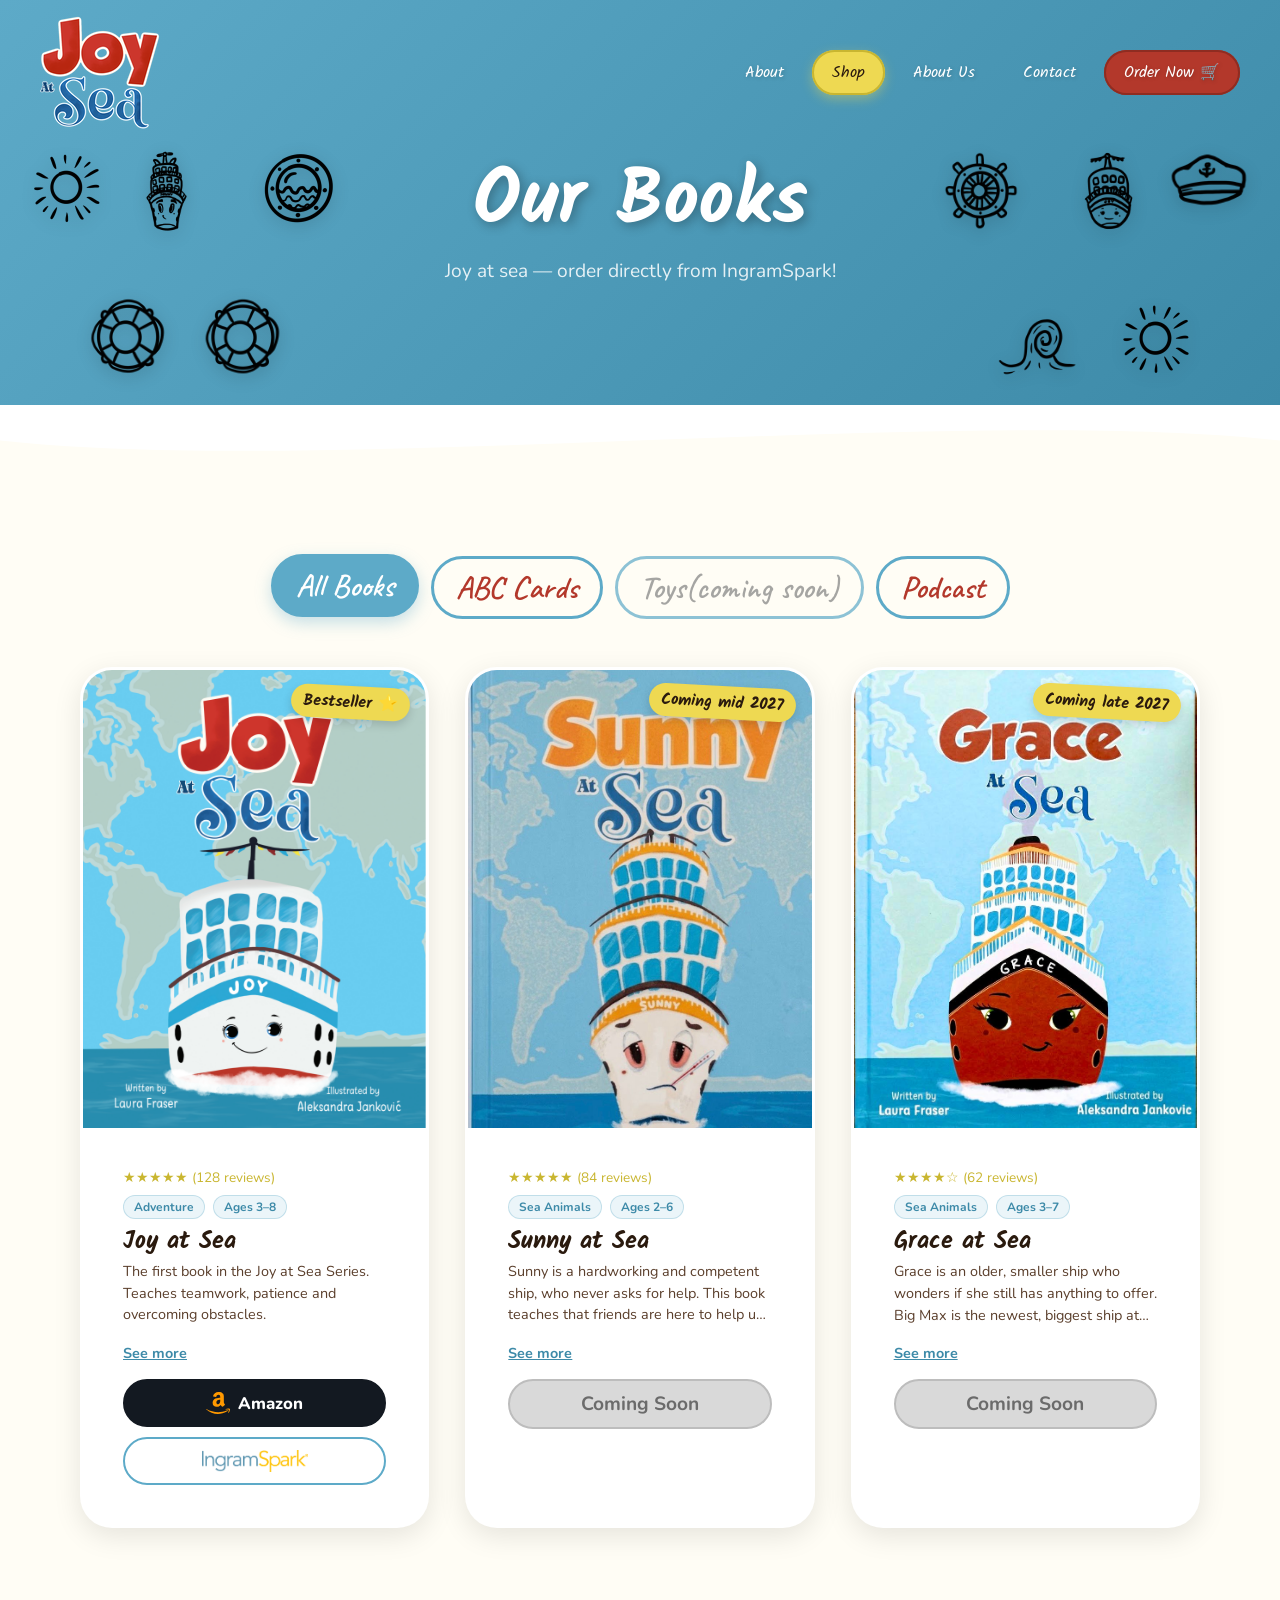
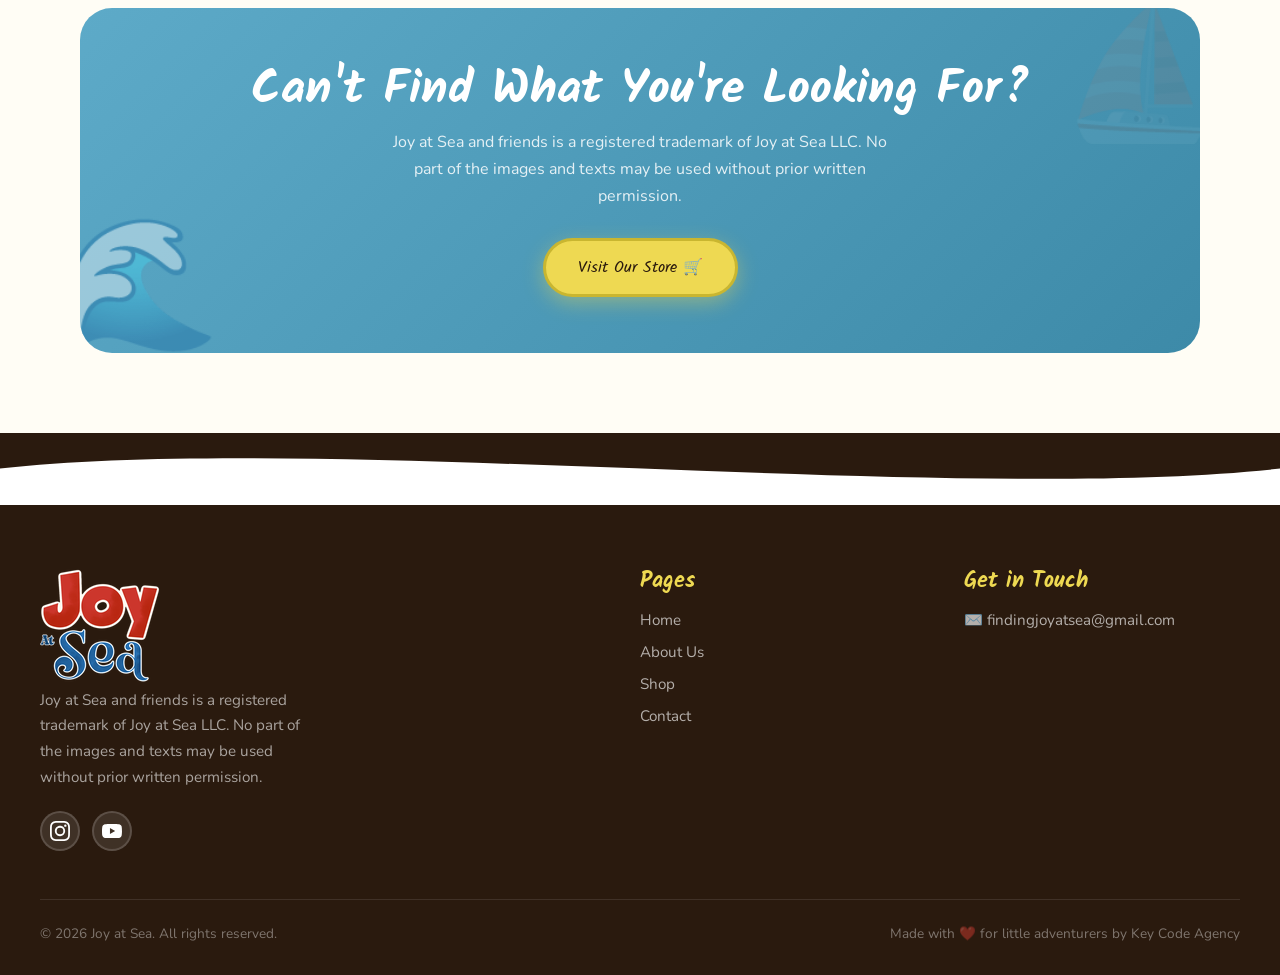
<file: shop/index.html>
<!doctype html>
<html lang="en">
	<head>
		<meta charset="UTF-8" />
		<meta name="viewport" content="width=device-width, initial-scale=1.0" />
		<title>Shop – Joy at Sea Books</title>
		<meta
			name="description"
			content="Browse all Joy at Sea children's books and order on IngramSpark!"
		/>
		<link rel="stylesheet" href="../css/style.css?v=5" />
		<link
			rel="icon"
			type="image/png"
			href="../{css,js,images}/photos/joy-logo-80h.png"
		/>
		<style>
			/* Shop-specific extras */
			.filter-bar {
				display: flex;
				gap: 12px;
				justify-content: center;
				flex-wrap: wrap;
				margin-bottom: 48px;
			}

			.filter-btn {
				font-family: "Caveat", cursive;
				font-size: 2rem;
				font-weight: 600;
				padding: 8px 22px;
				border-radius: 50px;
				border: 3px solid var(--blue);
				background: transparent;
				color: var(--red);
				cursor: pointer;
				transition: all 0.3s ease;
			}

			.filter-btn-disabled {
				font-family: "Caveat", cursive;
				font-size: 2rem;
				font-weight: 600;
				padding: 8px 22px;
				border-radius: 50px;
				border: 3px solid var(--blue);
				background: transparent;
				color: gray;
				cursor: not-allowed;
				opacity: 0.7;
				transition: all 0.3s ease;
			}

			.filter-btn:hover,
			.filter-btn.active {
				background: var(--blue);
				color: white;
				transform: translateY(-2px);
				box-shadow: 0 6px 16px rgba(93, 170, 200, 0.35);
			}

			.shop-page-grid {
				display: grid;
				grid-template-columns: repeat(auto-fill, minmax(320px, 1fr));
				gap: 36px;
			}

			.product-card-lg {
				border-radius: var(--radius-lg);
				overflow: hidden;
				background: white;
				box-shadow: 0 8px 28px rgba(0, 0, 0, 0.1);
				border: 3px solid transparent;
				transition: all 0.4s cubic-bezier(0.34, 1.56, 0.64, 1);
				display: flex;
				flex-direction: column;
			}

			.product-card-lg:hover {
				transform: translateY(-10px);
				border-color: var(--yellow);
				box-shadow: 0 24px 56px rgba(0, 0, 0, 0.16);
			}

			.product-card-lg .product-img-placeholder {
				aspect-ratio: 3/4;
			}

			.product-card-lg .product-info {
				flex: 1;
				display: flex;
				flex-direction: column;
			}

			.product-card-lg .product-info p {
				flex: 1;
			}

			.product-card-lg .product-footer {
				margin-top: auto;
			}

			.product-meta {
				display: flex;
				gap: 8px;
				flex-wrap: wrap;
				margin-bottom: 10px;
			}

			.product-tag {
				font-size: 0.75rem;
				font-weight: 700;
				padding: 3px 10px;
				border-radius: 50px;
				background: rgba(93, 170, 200, 0.12);
				color: var(--blue-dark);
				border: 1px solid rgba(93, 170, 200, 0.3);
			}

			.product-stars {
				color: var(--yellow-dark);
				font-size: 0.85rem;
				margin-bottom: 8px;
			}

			.shop-cta-banner {
				margin-top: 80px;
				border-radius: var(--radius-lg);
				padding: 56px 40px;
				text-align: center;
				background: linear-gradient(
					135deg,
					var(--blue) 0%,
					var(--blue-dark) 100%
				);
				position: relative;
				overflow: hidden;
			}

			.shop-cta-banner::before {
				content: "🌊";
				position: absolute;
				font-size: 8rem;
				opacity: 0.4;
				bottom: -20px;
				left: -20px;
			}

			.shop-cta-banner::after {
				content: "⛵";
				position: absolute;
				font-size: 8rem;
				opacity: 0.08;
				top: -20px;
				right: -20px;
			}

			.shop-cta-banner h2 {
				font-size: clamp(2rem, 4vw, 3rem);
				color: white;
				margin-bottom: 12px;
				position: relative;
			}

			.shop-cta-banner p {
				color: rgba(255, 255, 255, 0.85);
				max-width: 500px;
				margin: 0 auto 28px;
				line-height: 1.7;
			}

			@media (max-width: 640px) {
				.filter-bar {
					gap: 8px;
					margin-bottom: 32px;
				}
				.filter-btn,
				.filter-btn-disabled {
					font-size: 1.3rem;
					padding: 6px 16px;
				}
				.shop-page-grid {
					grid-template-columns: 1fr 1fr;
					gap: 20px;
				}
				/* podcast videos are too small in half-width columns */
				.shop-page-grid .video-wrapper {
					grid-column: 1 / -1;
				}
				.shop-cta-banner {
					margin-top: 56px;
					padding: 40px 24px;
				}
			}

			@media (max-width: 420px) {
				.shop-page-grid {
					grid-template-columns: 1fr;
					max-width: 320px;
					margin: 0 auto;
				}
			}
		</style>
	</head>
	<body>
		<!-- ===== NAVIGATION ===== -->
		<nav id="navbar">
			<a href="../" class="nav-logo">
				<img src="../{css,js,images}/photos/joy-text-120w.png" alt="" />
			</a>
			<button class="hamburger" aria-label="Menu">
				<span></span><span></span><span></span>
			</button>
			<ul class="nav-links">
				<li><a href="../#about">About</a></li>
				<li><a href="../shop/" class="active">Shop</a></li>
				<li><a href="../about/">About Us</a></li>
				<li><a href="#contact">Contact</a></li>
				<li><a href="../shop/" class="btn-nav">Order Now 🛒</a></li>
			</ul>
		</nav>

		<!-- ===== PAGE HEADER ===== -->
		<header class="page-header">
			<div class="page-header-bg"></div>
			<!-- Replace page-header-bg div with your own background image using:
         style="background-image:url('images/shop-bg.jpg'); background-size:cover; background-position:center;" on the header element -->
			<div class="floating-elements">
				<img
					class="float-el"
					src="../{css,js,images}/photos/stiker_07.png"
					alt="Sun"
				/>
				<img
					class="float-el"
					src="../{css,js,images}/photos/stiker_08.png"
					alt="Sun"
				/>
				<img
					class="float-el"
					src="../{css,js,images}/photos/stiker_09.png"
					alt="Sun"
				/>
				<img
					class="float-el"
					src="../{css,js,images}/photos/stiker_10.png"
					alt="Sun"
				/>
				<img
					class="float-el"
					src="../{css,js,images}/photos/stiker_11.png"
					alt="Sun"
				/>
				<img
					class="float-el"
					src="../{css,js,images}/photos/stiker_12.png"
					alt="Sun"
				/>
				<img
					class="float-el"
					src="../{css,js,images}/photos/stiker_13.png"
					alt="Sun"
				/>
				<img
					class="float-el"
					src="../{css,js,images}/photos/stiker_32.png"
					alt=""
				/>
				<img
					class="float-el"
					src="../{css,js,images}/photos/stiker_33.png"
					alt=""
				/>
				<img
					class="float-el"
					src="../{css,js,images}/photos/stiker_35.png"
					alt=""
				/>
			</div>
			<div class="page-header-content">
				<h1>Our Books</h1>
				<p>Joy at sea — order directly from IngramSpark!</p>
			</div>
		</header>

		<!-- Wave -->
		<div class="wave-divider">
			<svg viewBox="0 0 1440 80" preserveAspectRatio="none" fill="#fffdf5">
				<path d="M0,40 C360,80 1080,0 1440,40 L1440,80 L0,80 Z" />
			</svg>
		</div>

		<!-- ===== SHOP SECTION ===== -->
		<section style="position: relative">
			<div
				style="position: absolute; inset: 0; background: #fffdf5; z-index: 0"
			></div>
			<div class="section-inner" style="position: relative; z-index: 1">
				<!-- Filter bar -->
				<div class="filter-bar reveal">
					<button
						class="filter-btn active"
						onclick="filterProducts('books', this)"
					>
						All Books
					</button>
					<button class="filter-btn" onclick="filterProducts('cards', this)">
						ABC Cards
					</button>
					<button class="filter-btn-disabled" onclick="">
						Toys(coming soon)
					</button>
					<button class="filter-btn" onclick="filterProducts('podcast', this)">
						Podcast
					</button>
				</div>

				<!-- Products Grid -->
				<div class="shop-page-grid" id="productsGrid">
					<!-- PRODUCT 1 -->
					<div class="product-card-lg reveal" data-category="books">
						<div style="position: relative">
							<div class="product-badge">Bestseller ⭐</div>
							<div class="product-img-placeholder">
								<div class="p-emoji"></div>
								<img
									class="product-img"
									src="../{css,js,images}/photos/Joy At Sea Cover.png"
									alt="Joy at Sea"
								/>
							</div>
						</div>
						<div class="product-info">
							<div style="padding: 20px 20px 0">
								<div class="product-stars">★★★★★ (128 reviews)</div>
								<div class="product-meta">
									<span class="product-tag">Adventure</span>
									<span class="product-tag">Ages 3–8</span>
								</div>
							</div>
							<div style="padding: 0 20px 20px">
								<h3>Joy at Sea</h3>
								<p>
									The first book in the Joy at Sea Series. Teaches teamwork,
									patience and overcoming obstacles.
								</p>
								<button class="see-more-btn">See more</button>
								<div class="product-footer">
									<div class="store-buttons">
										<a
											href="https://www.amazon.es/Joy-at-Sea-Laura-Fraser/dp/B0H318L989"
											target="_blank"
											rel="noopener"
											class="btn-store btn-store-amazon"
											aria-label="Order Joy at Sea on Amazon"
										>
											<svg
												viewBox="0 0 24 24"
												aria-hidden="true"
												xmlns="http://www.w3.org/2000/svg"
											>
												<path
													d="M.045 18.02c.072-.116.187-.124.348-.022 3.636 2.11 7.594 3.166 11.87 3.166 2.852 0 5.668-.533 8.447-1.595l.315-.14c.138-.06.234-.1.293-.13.226-.088.39-.046.525.13.12.174.09.336-.12.48-.256.19-.6.41-1.006.654-1.244.743-2.64 1.316-4.185 1.726a17.617 17.617 0 01-10.951-.577 17.88 17.88 0 01-5.43-3.35c-.1-.074-.151-.15-.151-.22 0-.047.021-.09.051-.13zm6.565-6.218c0-1.005.247-1.863.743-2.577.495-.71 1.17-1.25 2.04-1.615.796-.335 1.756-.575 2.912-.72.39-.046 1.033-.103 1.92-.174v-.37c0-.93-.105-1.558-.3-1.875-.302-.43-.78-.65-1.44-.65h-.182c-.48.046-.896.196-1.246.46-.35.27-.575.63-.675 1.096-.06.3-.206.465-.435.51l-2.52-.315c-.248-.06-.372-.18-.372-.39 0-.046.007-.09.022-.15.247-1.29.855-2.25 1.82-2.88.976-.616 2.1-.975 3.39-1.05h.54c1.65 0 2.957.434 3.888 1.29.135.15.27.3.405.48.12.165.224.314.283.45.075.134.15.33.195.57.06.254.105.42.135.51.03.104.062.3.076.615.01.313.02.493.02.553v5.28c0 .376.06.72.165 1.036.105.313.21.54.315.674l.51.674c.09.136.136.256.136.36 0 .12-.06.226-.18.314-1.2 1.05-1.86 1.62-1.963 1.71-.165.135-.375.15-.63.045a6.062 6.062 0 01-.526-.496l-.31-.347a9.391 9.391 0 01-.317-.42l-.3-.435c-.81.886-1.603 1.44-2.4 1.665-.494.15-1.093.227-1.83.227-1.11 0-2.04-.343-2.76-1.034-.72-.69-1.08-1.665-1.08-2.94l-.05-.076zm3.753-.438c0 .566.14 1.02.425 1.364.285.34.675.512 1.155.512.045 0 .106-.007.195-.02.09-.016.134-.023.166-.023.614-.16 1.08-.553 1.424-1.178.165-.28.285-.58.36-.91.09-.32.12-.59.135-.8.015-.195.015-.54.015-1.005v-.54c-.84 0-1.484.06-1.92.18-1.275.36-1.92 1.17-1.92 2.43l-.035-.02zm9.162 7.027c.03-.06.075-.11.132-.17.362-.243.714-.41 1.05-.5a8.094 8.094 0 011.612-.24c.14-.012.28 0 .41.03.65.06 1.05.168 1.172.33.063.09.099.228.099.39v.15c0 .51-.149 1.11-.424 1.8-.278.69-.664 1.248-1.156 1.68-.073.06-.14.09-.197.09-.03 0-.06 0-.09-.012-.09-.044-.107-.12-.064-.24.54-1.26.806-2.143.806-2.64 0-.15-.03-.27-.087-.344-.145-.166-.55-.257-1.224-.257-.243 0-.533.016-.87.046-.363.045-.7.09-1 .135-.09 0-.148-.014-.18-.044-.03-.03-.036-.047-.02-.077 0-.017.006-.03.02-.063v-.06z"
												/>
											</svg>
											<span>Amazon</span>
										</a>
										<a
											href="https://shop.ingramspark.com/b/084?params=sQqWZgiI7M3MGwggZtmiuGdicFNL2VbLKhiHYtYXyLu&utm_source=ig&utm_medium=social&utm_content=link_in_bio&fbclid=PAZnRzaAS8pf1wZG9mAmV4dG4DYWVtAjExAHNydGMGYXBwX2lkDzEyNDAyNDU3NDI4NzQxNAABp8N5HvCpZ3BHooE8qTthQGfboJasi7maFwN2JS-lAzaxJG_0or3SMO8UllYd_aem_HT1iLD550cazXNlybi0LeQ"
											target="_blank"
											rel="noopener"
											class="btn-store btn-store-ingram"
											aria-label="Order Joy at Sea on IngramSpark"
										>
											<img
												src="../{css,js,images}/photos/ingramspark-logo.png"
												alt="IngramSpark"
											/>
										</a>
									</div>
								</div>
							</div>
						</div>
					</div>

					<!-- PRODUCT 2 -->
					<div class="product-card-lg reveal" data-category="books">
						<div style="position: relative">
							<div class="product-badge">Coming mid 2027</div>
							<div class="product-img-placeholder">
								<img
									class="product-img"
									src="../{css,js,images}/photos/sunny_at_sea_cover.png"
									alt="Sunny at Sea"
								/>
							</div>
						</div>
						<div class="product-info">
							<div style="padding: 20px 20px 0">
								<div class="product-stars">★★★★★ (84 reviews)</div>
								<div class="product-meta">
									<span class="product-tag">Sea Animals</span>
									<span class="product-tag">Ages 2–6</span>
								</div>
							</div>
							<div style="padding: 0 20px 20px">
								<h3>Sunny at Sea</h3>
								<p>
									Sunny is a hardworking and competent ship, who never asks for
									help. This book teaches that friends are here to help us be
									brave when we get sick and need a rest.
								</p>
								<button class="see-more-btn">See more</button>
								<div class="product-footer">
									<span class="btn-order btn-coming-soon" aria-disabled="true">Coming Soon</span>
								</div>
							</div>
						</div>
					</div>

					<!-- PRODUCT 3 -->
					<div class="product-card-lg reveal" data-category="books">
						<div style="position: relative">
							<div class="product-badge">Coming late 2027</div>
							<div class="product-img-placeholder">
								<img
									class="product-img"
									src="../{css,js,images}/photos/grace_at_sea_cover.png"
									alt="Grace at Sea"
								/>
							</div>
						</div>
						<div class="product-info">
							<div style="padding: 20px 20px 0">
								<div class="product-stars">★★★★☆ (62 reviews)</div>
								<div class="product-meta">
									<span class="product-tag">Sea Animals</span>
									<span class="product-tag">Ages 3–7</span>
								</div>
							</div>
							<div style="padding: 0 20px 20px">
								<h3>Grace at Sea</h3>
								<p>
									Grace is an older, smaller ship who wonders if she still has
									anything to offer. Big Max is the newest, biggest ship at sea.
									Grace and Big Max learn they were both built to navigate rough
									waters no matter their age or size. This book teaches that we
									all have a place in this world for our specific gifts.
								</p>
								<button class="see-more-btn">See more</button>
								<div class="product-footer">
									<span class="btn-order btn-coming-soon" aria-disabled="true">Coming Soon</span>
								</div>
							</div>
						</div>
					</div>

					<!-- PRODUCT 5 -->
					<div class="product-card-lg reveal" data-category="cards">
						<div style="position: relative">
							<div class="product-badge">Popular 💙</div>
							<div
								class="product-img-placeholder"
								style="background: linear-gradient(135deg, #8a5cc8, #5a3a98)"
							>
								<div class="p-emoji">
									<img
										class="product-img"
										src="../{css,js,images}/photos/ABC'sAtSea.png"
										alt="Joy at Sea Vol 1"
									/>
								</div>
							</div>
						</div>
						<div class="product-info">
							<div style="padding: 20px 20px 0">
								<div class="product-meta">
									<span class="product-tag">Learning</span>
									<span class="product-tag">Ages 3–8</span>
								</div>
							</div>
							<div style="padding: 0 20px 20px">
								<h3>ABC’s at Sea</h3>
								<p>
									This wonderful deck of ABC flashcards is the perfect way to
									learn all of the new words you will hear at sea! Conveniently
									packaged for travel, this deck of cards will be fun and
									educational for the whole family!
								</p>
								<button class="see-more-btn">See more</button>
								<div class="product-footer">
									<span class="btn-order btn-coming-soon" aria-disabled="true">Coming Soon</span>
								</div>
							</div>
						</div>
					</div>

					<!-- PODCAST EPISODES (from youtube.com/@findingjoyatsea) -->
					<div
						class="video-wrapper product-card-lg reveal"
						data-category="podcast"
					>
						<iframe
							src="https://www.youtube.com/embed/CR5yVspTo6w"
							title="Episode 8: Meet Tatiana Montenegro"
							loading="lazy"
							frameborder="0"
							allow="accelerometer; autoplay; clipboard-write; encrypted-media; gyroscope; picture-in-picture; web-share"
							referrerpolicy="strict-origin-when-cross-origin"
							allowfullscreen
						></iframe>
					</div>
					<div
						class="video-wrapper product-card-lg reveal"
						data-category="podcast"
					>
						<iframe
							src="https://www.youtube.com/embed/3P39bQjAC1M"
							title="Episode 8: Meet Tatiana Montenegro"
							loading="lazy"
							frameborder="0"
							allow="accelerometer; autoplay; clipboard-write; encrypted-media; gyroscope; picture-in-picture; web-share"
							referrerpolicy="strict-origin-when-cross-origin"
							allowfullscreen
						></iframe>
					</div>
					<div
						class="video-wrapper product-card-lg reveal"
						data-category="podcast"
					>
						<iframe
							src="https://www.youtube.com/embed/KPefpu1QPiE"
							title="Finding Joy at Sea Episode 8: Meet Dantus Lundall"
							loading="lazy"
							frameborder="0"
							allow="accelerometer; autoplay; clipboard-write; encrypted-media; gyroscope; picture-in-picture; web-share"
							referrerpolicy="strict-origin-when-cross-origin"
							allowfullscreen
						></iframe>
					</div>
					<div
						class="video-wrapper product-card-lg reveal"
						data-category="podcast"
					>
						<iframe
							src="https://www.youtube.com/embed/5EDyfPVjCAs"
							title="Finding Joy at Sea Episode 7: Meet Srdjan"
							loading="lazy"
							frameborder="0"
							allow="accelerometer; autoplay; clipboard-write; encrypted-media; gyroscope; picture-in-picture; web-share"
							referrerpolicy="strict-origin-when-cross-origin"
							allowfullscreen
						></iframe>
					</div>
					<div
						class="video-wrapper product-card-lg reveal"
						data-category="podcast"
					>
						<iframe
							src="https://www.youtube.com/embed/N1Ay0bksfR4"
							title="Episode 6: Bring Brave"
							loading="lazy"
							frameborder="0"
							allow="accelerometer; autoplay; clipboard-write; encrypted-media; gyroscope; picture-in-picture; web-share"
							referrerpolicy="strict-origin-when-cross-origin"
							allowfullscreen
						></iframe>
					</div>
					<div
						class="video-wrapper product-card-lg reveal"
						data-category="podcast"
					>
						<iframe
							src="https://www.youtube.com/embed/oYDAbbQZpIA"
							title="Finding Joy at Sea Episode 5: Meet Anthony Richards"
							loading="lazy"
							frameborder="0"
							allow="accelerometer; autoplay; clipboard-write; encrypted-media; gyroscope; picture-in-picture; web-share"
							referrerpolicy="strict-origin-when-cross-origin"
							allowfullscreen
						></iframe>
					</div>
					<div
						class="video-wrapper product-card-lg reveal"
						data-category="podcast"
					>
						<iframe
							src="https://www.youtube.com/embed/EDhEnljZZUA"
							title="Finding Joy at Sea Episode 2: Meet Anna Janokovic"
							loading="lazy"
							frameborder="0"
							allow="accelerometer; autoplay; clipboard-write; encrypted-media; gyroscope; picture-in-picture; web-share"
							referrerpolicy="strict-origin-when-cross-origin"
							allowfullscreen
						></iframe>
					</div>
					<div
						class="video-wrapper product-card-lg reveal"
						data-category="podcast"
					>
						<iframe
							src="https://www.youtube.com/embed/GaEa366yWQI"
							title="Finding Joy at Sea Episode 4: Meet Sunel!"
							loading="lazy"
							frameborder="0"
							allow="accelerometer; autoplay; clipboard-write; encrypted-media; gyroscope; picture-in-picture; web-share"
							referrerpolicy="strict-origin-when-cross-origin"
							allowfullscreen
						></iframe>
					</div>
					<div
						class="video-wrapper product-card-lg reveal"
						data-category="podcast"
					>
						<iframe
							src="https://www.youtube.com/embed/wK8qlJNKCYQ"
							title="Finding Joy at Sea Episode 3: Meet Hayden"
							loading="lazy"
							frameborder="0"
							allow="accelerometer; autoplay; clipboard-write; encrypted-media; gyroscope; picture-in-picture; web-share"
							referrerpolicy="strict-origin-when-cross-origin"
							allowfullscreen
						></iframe>
					</div>
					<div
						class="video-wrapper product-card-lg reveal"
						data-category="podcast"
					>
						<iframe
							src="https://www.youtube.com/embed/dnlibXufG5g"
							title="Finding Joy at Sea Episode 2: Meet Anna!"
							loading="lazy"
							frameborder="0"
							allow="accelerometer; autoplay; clipboard-write; encrypted-media; gyroscope; picture-in-picture; web-share"
							referrerpolicy="strict-origin-when-cross-origin"
							allowfullscreen
						></iframe>
					</div>
					<div
						class="video-wrapper product-card-lg reveal"
						data-category="podcast"
					>
						<iframe
							src="https://www.youtube.com/embed/MtX1fV1GWBE"
							title="Finding Joy at Sea Episode 1"
							loading="lazy"
							frameborder="0"
							allow="accelerometer; autoplay; clipboard-write; encrypted-media; gyroscope; picture-in-picture; web-share"
							referrerpolicy="strict-origin-when-cross-origin"
							allowfullscreen
						></iframe>
					</div>
				</div>
				<!-- end shop-page-grid -->

				<!-- CTA Banner -->
				<div class="shop-cta-banner reveal">
					<h2>Can't Find What You're Looking For?</h2>
					<p>
						Joy at Sea and friends is a registered trademark of Joy at Sea LLC.
						No part of the images and texts may be used without prior written
						permission.
					</p>
					<a
						href="https://shop.ingramspark.com/b/084?params=sQqWZgiI7M3MGwggZtmiuGdicFNL2VbLKhiHYtYXyLu&utm_source=ig&utm_medium=social&utm_content=link_in_bio&fbclid=PAZnRzaAS8pf1wZG9mAmV4dG4DYWVtAjExAHNydGMGYXBwX2lkDzEyNDAyNDU3NDI4NzQxNAABp8N5HvCpZ3BHooE8qTthQGfboJasi7maFwN2JS-lAzaxJG_0or3SMO8UllYd_aem_HT1iLD550cazXNlybi0LeQ"
						target="_blank"
						rel="noopener"
						class="btn btn-secondary"
						>Visit Our Store 🛒</a
					>
				</div>
			</div>
		</section>

		<!-- Wave before footer -->
		<div class="wave-divider">
			<svg
				viewBox="0 0 1440 80"
				preserveAspectRatio="none"
				fill="var(--text-dark)"
			>
				<path d="M0,40 C360,0 1080,80 1440,40 L1440,0 L0,0 Z" />
			</svg>
		</div>

		<!-- ===== FOOTER ===== -->
		<footer class="footer" id="contact">
			<div class="footer-inner">
				<div class="footer-grid">
					<div class="footer-brand">
						<img
							src="../{css,js,images}/photos/joy-text-120w.png"
							alt="JoyAtSea Logo"
						/>
						<p>
							Joy at Sea and friends is a registered trademark of Joy at Sea
							LLC. No part of the images and texts may be used without prior
							written permission.
						</p>
						<div class="social-links">
							<a
								href="https://www.instagram.com/findingjoyatsea?igsh=amozOWJlbXJ4OW0w"
								target="_blank"
								rel="noopener"
								class="social-link"
								aria-label="Instagram"
							>
								<svg viewBox="0 0 24 24" aria-hidden="true"><path d="M7.0301.084c-1.2768.0602-2.1487.264-2.911.5634-.7888.3075-1.4575.72-2.1228 1.3877-.6652.6677-1.075 1.3368-1.3802 2.127-.2954.7638-.4956 1.6365-.552 2.914-.0564 1.2775-.0689 1.6882-.0626 4.947.0062 3.2586.0206 3.6671.0825 4.9473.061 1.2765.264 2.1482.5635 2.9107.308.7889.72 1.4573 1.388 2.1228.6679.6655 1.3365 1.0743 2.1285 1.38.7632.295 1.6361.4961 2.9134.552 1.2773.056 1.6884.069 4.9462.0627 3.2578-.0062 3.668-.0207 4.9478-.0814 1.28-.0607 2.147-.2652 2.9098-.5633.7889-.3086 1.4578-.72 2.1228-1.3881.665-.6682 1.0745-1.3378 1.3795-2.1284.2957-.7632.4966-1.636.552-2.9124.056-1.2809.0692-1.6898.063-4.948-.0063-3.2583-.021-3.6668-.0817-4.9465-.0607-1.2797-.264-2.1487-.5633-2.9117-.3084-.7889-.72-1.4568-1.3876-2.1228C21.2982 1.33 20.628.9208 19.8378.6165 19.074.321 18.2017.1197 16.9244.0645 15.6471.0093 15.236-.005 11.977.0014 8.718.0076 8.31.0215 7.0301.0839m.1402 21.6932c-1.17-.0509-1.8053-.2453-2.2287-.408-.5606-.216-.96-.4771-1.3819-.895-.422-.4178-.6811-.8186-.9-1.378-.1644-.4234-.3624-1.058-.4171-2.228-.0595-1.2645-.072-1.6442-.079-4.848-.007-3.2037.0053-3.583.0607-4.848.05-1.169.2456-1.805.408-2.2282.216-.5613.4762-.96.895-1.3816.4188-.4217.8184-.6814 1.3783-.9003.423-.1651 1.0575-.3614 2.227-.4171 1.2655-.06 1.6447-.072 4.848-.079 3.2033-.007 3.5835.005 4.8495.0608 1.169.0508 1.8053.2445 2.228.408.5608.216.96.4754 1.3816.895.4217.4194.6816.8176.9005 1.3787.1653.4217.3617 1.056.4169 2.2263.0602 1.2655.0739 1.645.0796 4.848.0058 3.203-.0055 3.5834-.061 4.848-.051 1.17-.245 1.8055-.408 2.2294-.216.5604-.4763.96-.8954 1.3814-.419.4215-.8181.6811-1.3783.9-.4224.1649-1.0577.3617-2.2262.4174-1.2656.0595-1.6448.072-4.8493.079-3.2045.007-3.5825-.006-4.848-.0608M16.953 5.5864A1.44 1.44 0 1 0 18.39 4.144a1.44 1.44 0 0 0-1.437 1.4424M5.8385 12.012c.0067 3.4032 2.7706 6.1557 6.173 6.1493 3.4026-.0065 6.157-2.7701 6.1506-6.1733-.0065-3.4032-2.771-6.1565-6.174-6.1498-3.403.0067-6.156 2.771-6.1496 6.1738M8 12.0077a4 4 0 1 1 4.008 3.9921A3.9996 3.9996 0 0 1 8 12.0077" /></svg>
							</a>
							<a
								href="https://youtube.com/@findingjoyatsea?si=bPf1r65Qc0wdUSL6"
								target="_blank"
								rel="noopener"
								class="social-link"
								aria-label="YouTube"
							>
								<svg viewBox="0 0 24 24" aria-hidden="true"><path d="M23.498 6.186a3.016 3.016 0 0 0-2.122-2.136C19.505 3.545 12 3.545 12 3.545s-7.505 0-9.377.505A3.017 3.017 0 0 0 .502 6.186C0 8.07 0 12 0 12s0 3.93.502 5.814a3.016 3.016 0 0 0 2.122 2.136c1.871.505 9.376.505 9.376.505s7.505 0 9.377-.505a3.015 3.015 0 0 0 2.122-2.136C24 15.93 24 12 24 12s0-3.93-.502-5.814zM9.545 15.568V8.432L15.818 12l-6.273 3.568z" /></svg>
							</a>
						</div>
					</div>

					<div class="footer-col">
						<h4>Pages</h4>
						<ul>
							<li><a href="../">Home</a></li>
							<li><a href="../about/">About Us</a></li>
							<li><a href="../shop/">Shop</a></li>
							<li><a href="../#contact">Contact</a></li>
						</ul>
					</div>

					<div class="footer-col">
						<h4>Get in Touch</h4>
						<ul>
							<li>
								<a href="mailto:hello@joyatsea.com"
									>✉️ findingjoyatsea@gmail.com</a
								>
							</li>
						</ul>
					</div>
				</div>

				<div class="footer-bottom">
					<p>© 2026 Joy at Sea. All rights reserved.</p>
					<p>Made with ❤️ for little adventurers by Key Code Agency</p>
				</div>
			</div>
		</footer>

		<script src="../js/main.js"></script>
		<script>
			// Filter functionality
			function filterProducts(category, btn, animate = true) {
				// Update active button
				document
					.querySelectorAll(".filter-btn")
					.forEach((b) => b.classList.remove("active"));
				btn.classList.add("active");

				// Filter cards
				document.querySelectorAll(".product-card-lg").forEach((card) => {
					if (card.dataset.category === category) {
						card.style.display = "";
						if (animate) card.style.animation = "fadeInUp 0.4s ease both";
					} else {
						card.style.display = "none";
					}
				});
			}

			// On page load show only books (podcasts & cards have their own tabs)
			filterProducts(
				"books",
				document.querySelector(".filter-btn.active"),
				false,
			);
		</script>
	</body>
</html>
</file>
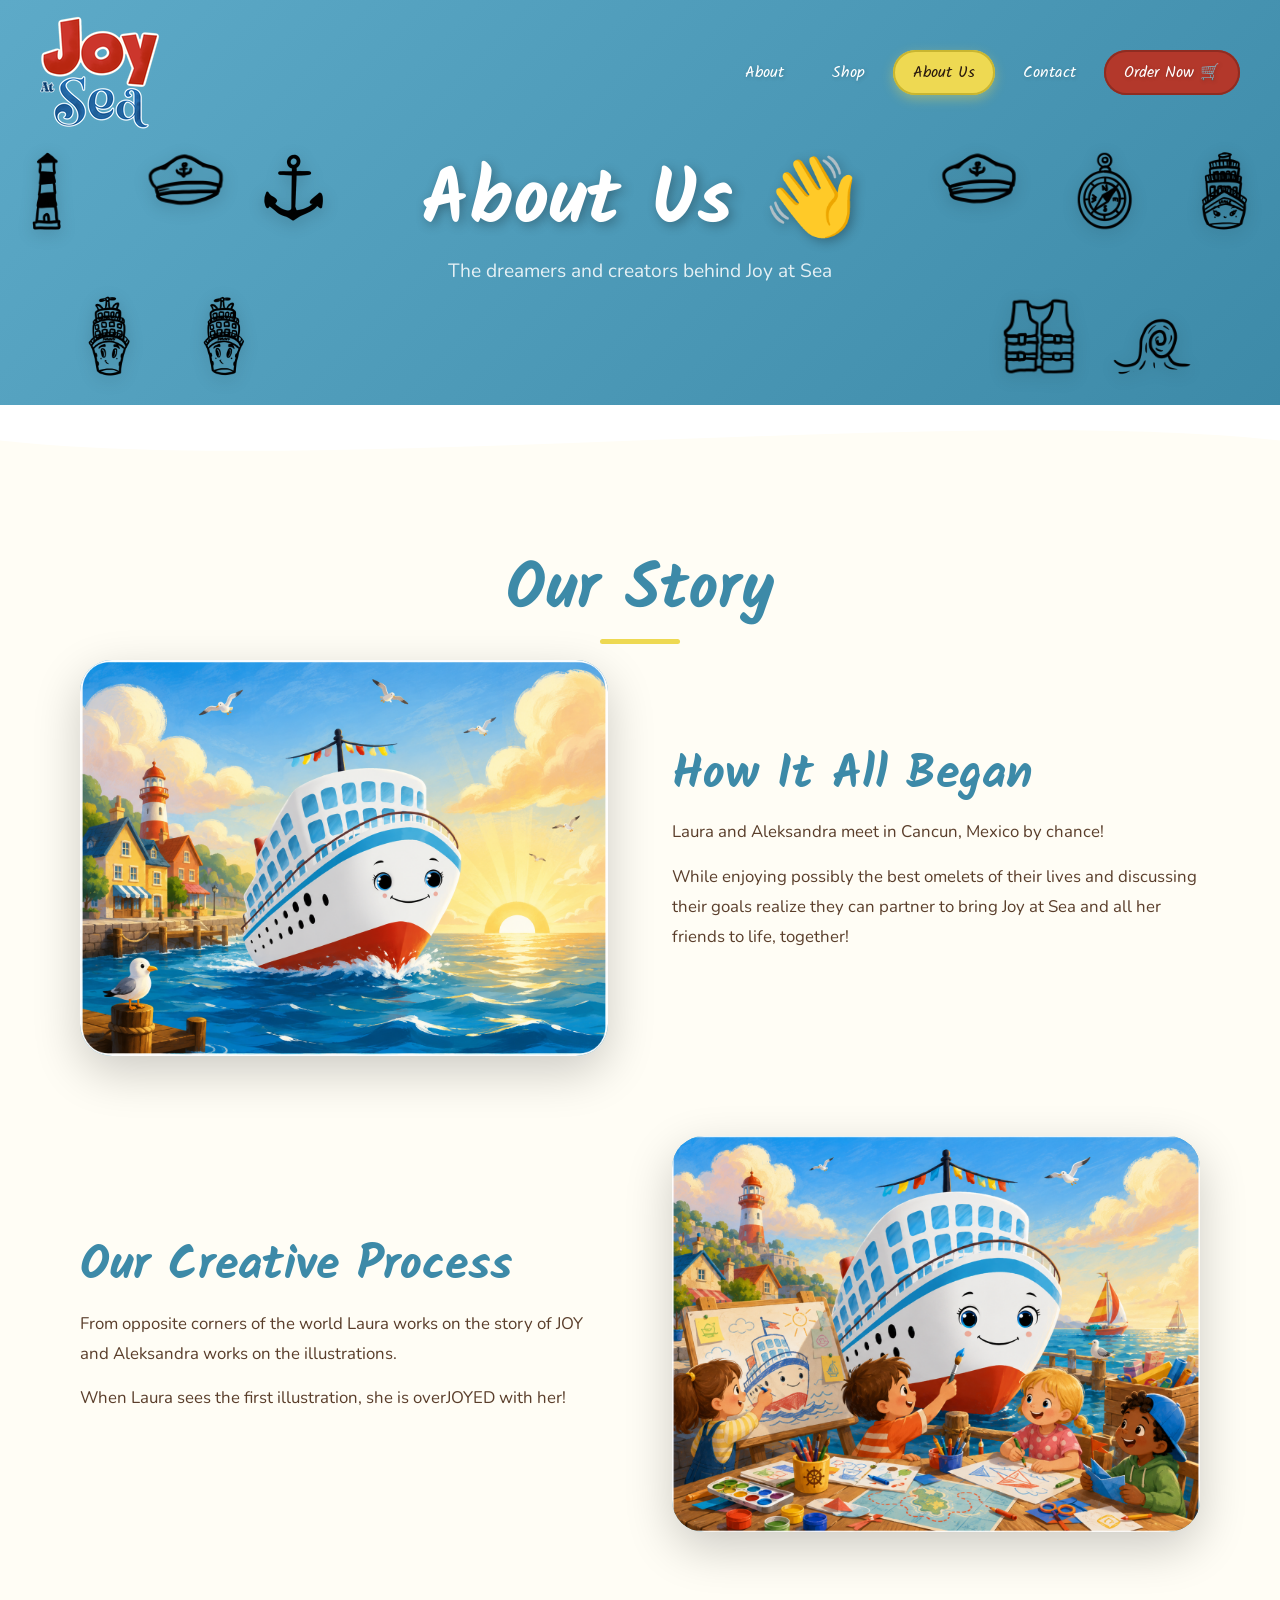
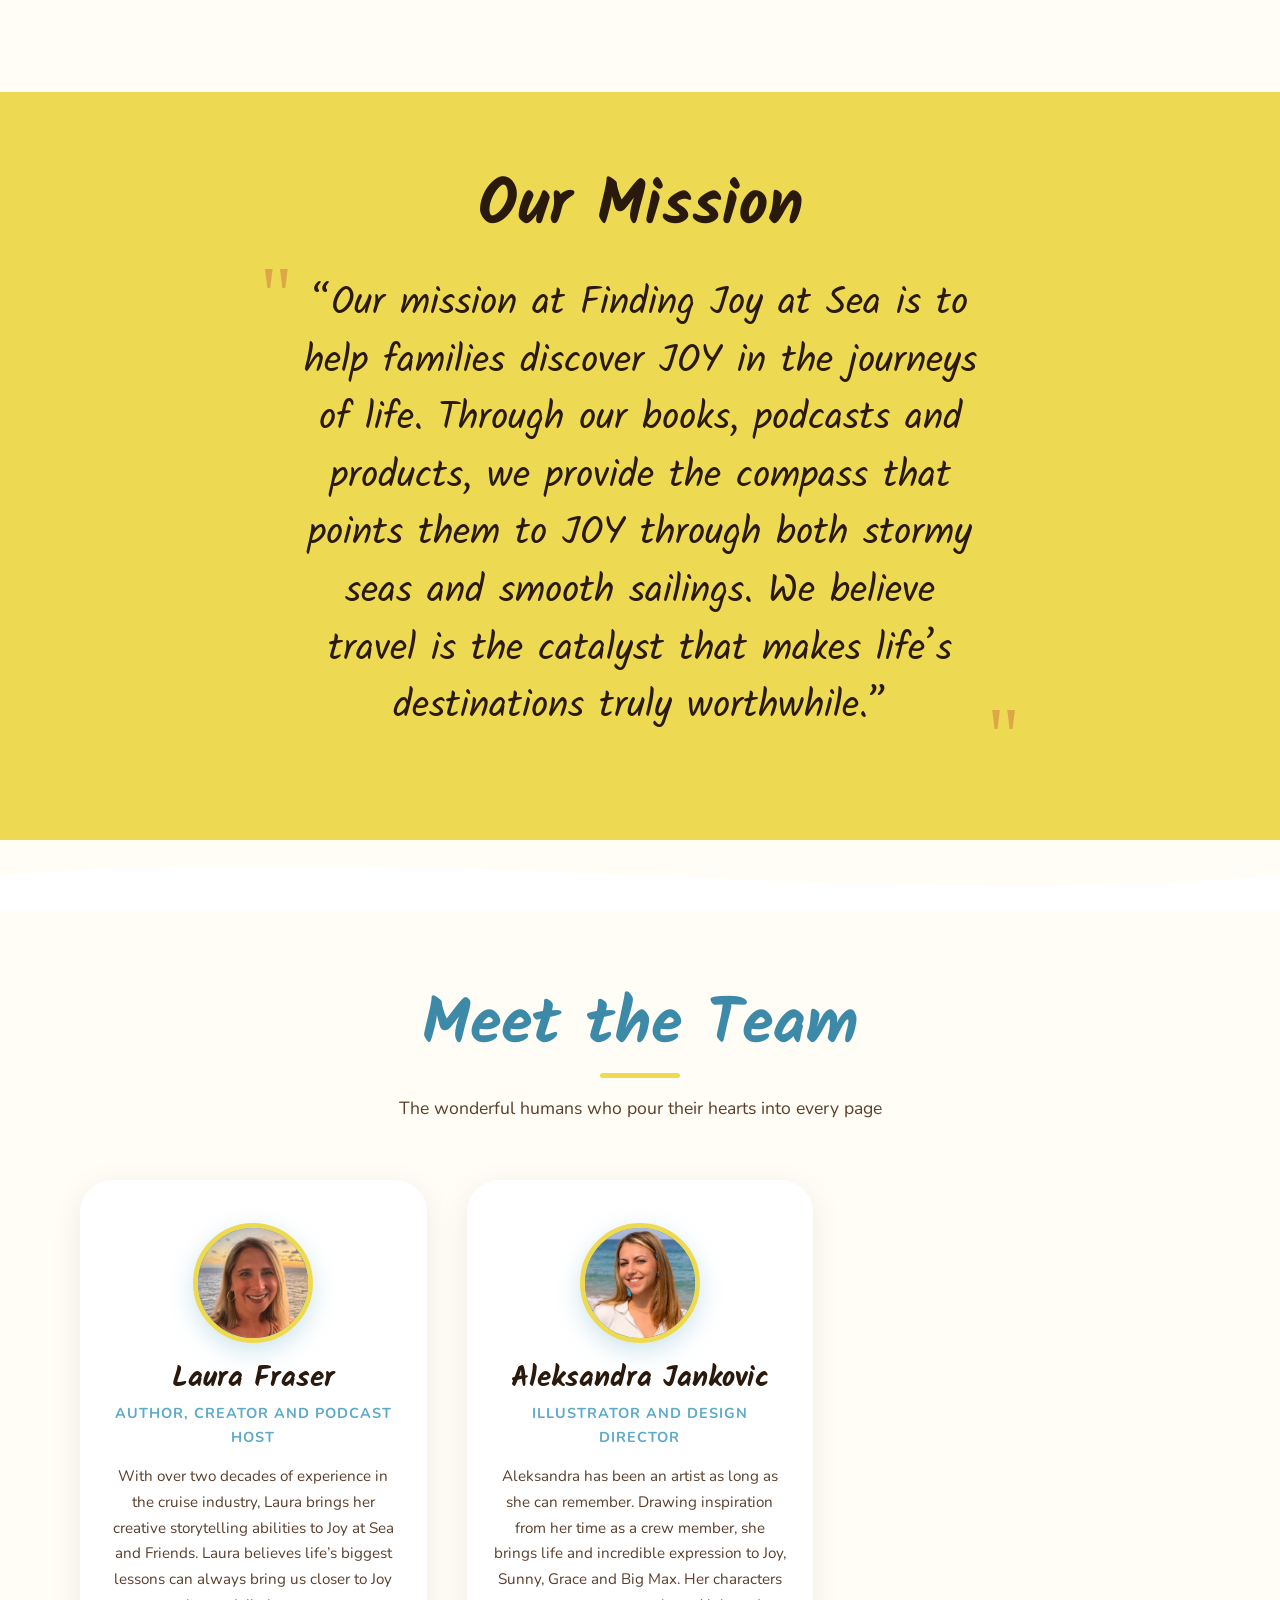
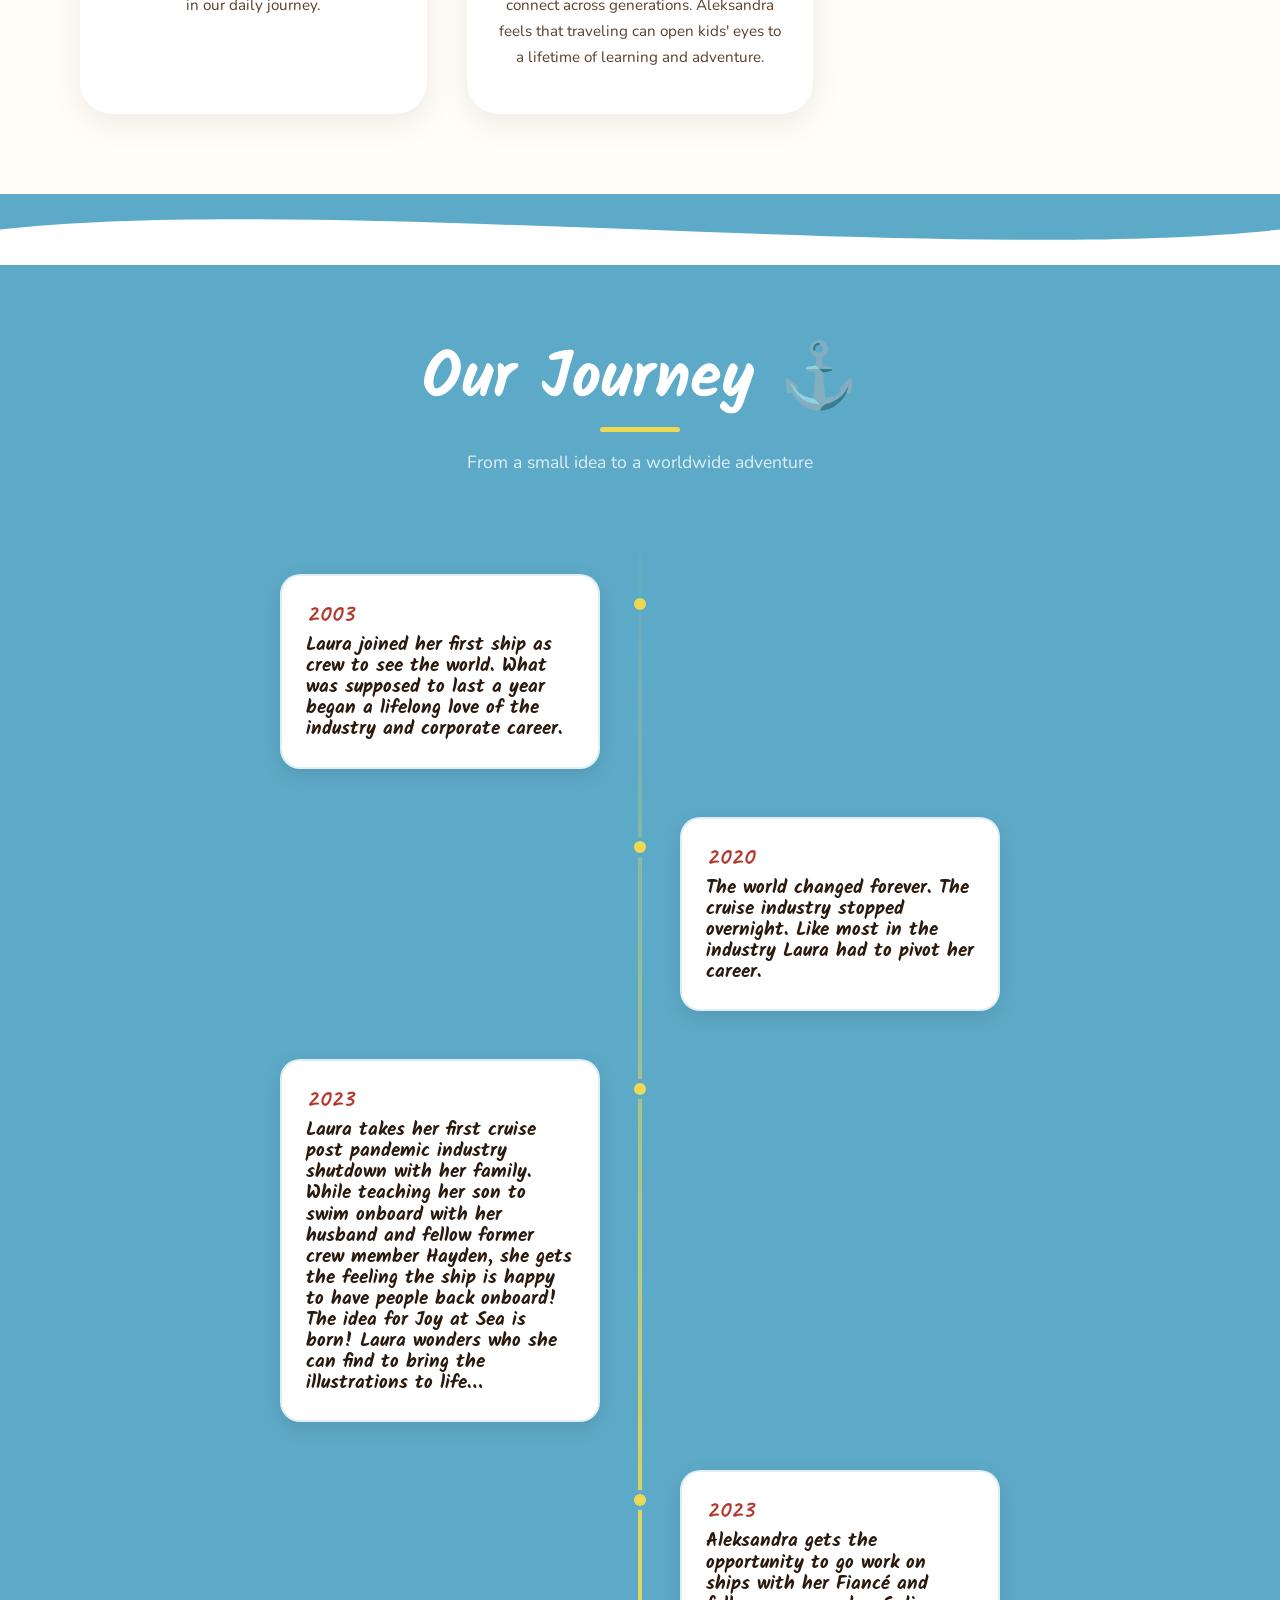
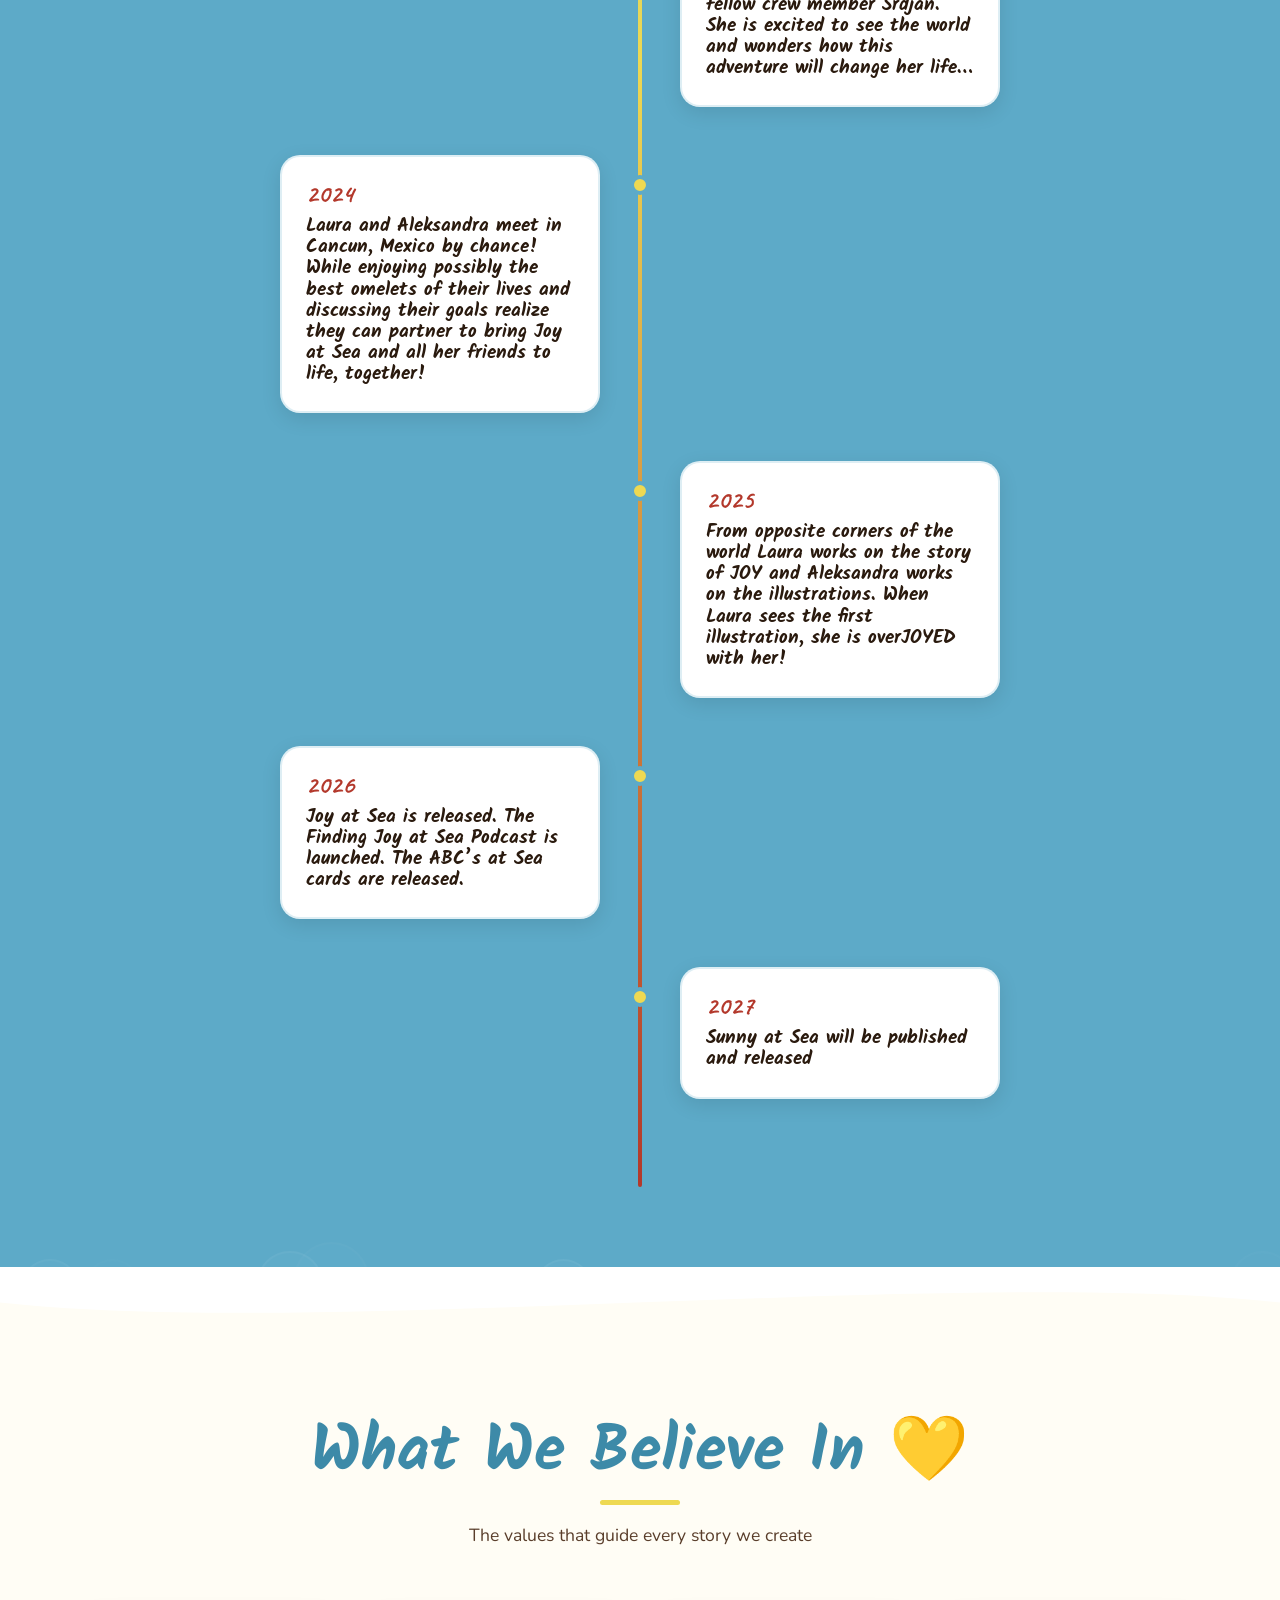
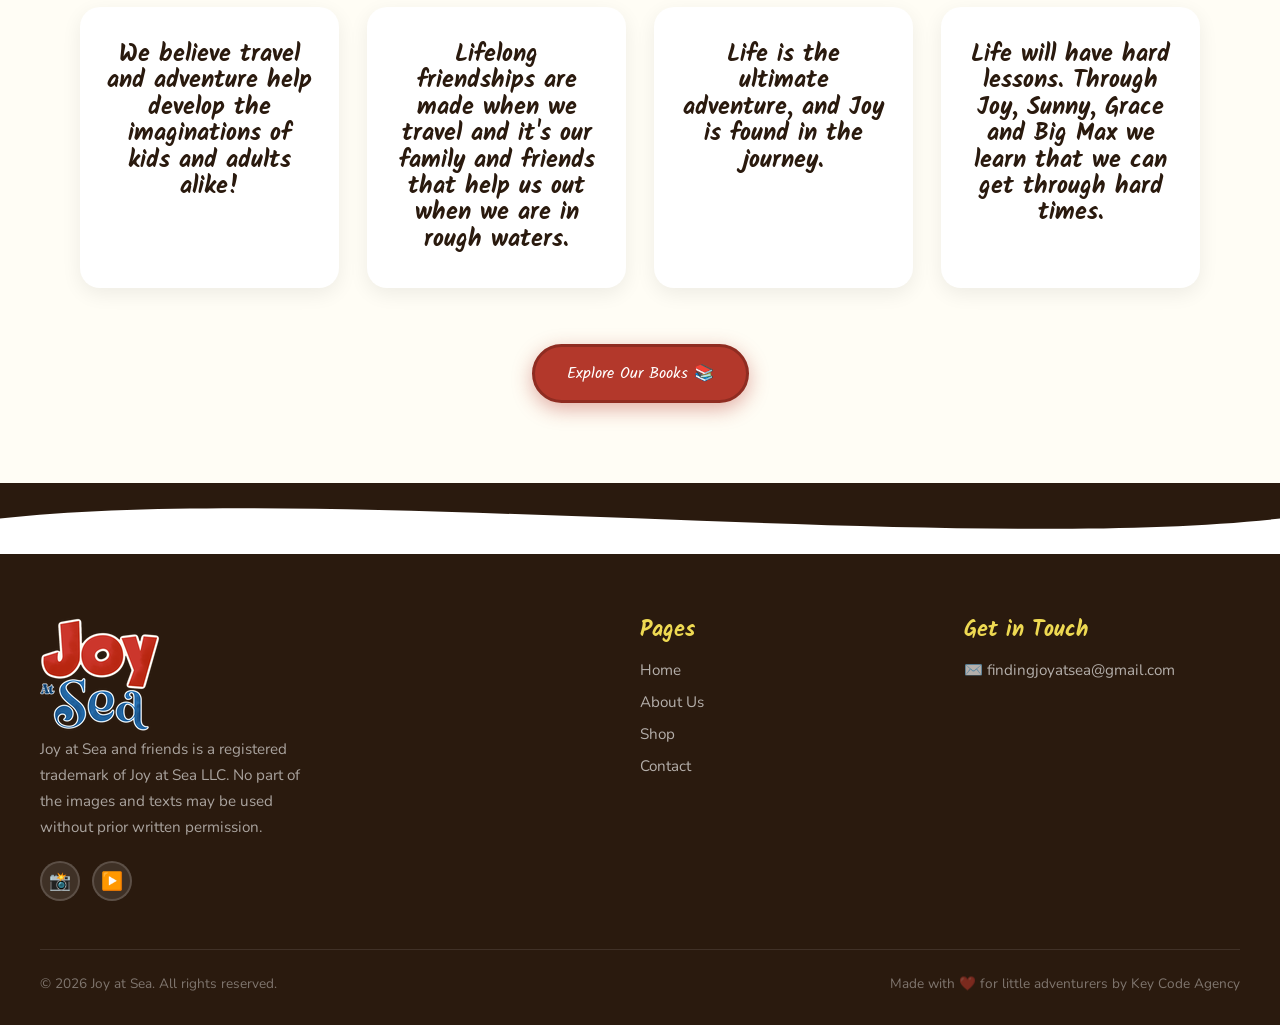
<file: about.html>
<!doctype html>
<html lang="en">
	<head>
		<meta charset="UTF-8" />
		<meta name="viewport" content="width=device-width, initial-scale=1.0" />
		<title>About Us – Joy at Sea</title>
		<meta
			name="description"
			content="Meet the team behind Joy at Sea children's books!"
		/>
		<link rel="stylesheet" href="css/style.css" />
		<link
			rel="icon"
			type="image/png"
			href="{css,js,images}/photos/joy-logo-80h.png"
		/>
		<style>
			/* About-page extras */
			.story-section {
				position: relative;
			}

			.story-section-bg {
				position: absolute;
				inset: 0;
				background: #fffdf5;
				z-index: 0;
			}

			.story-section .section-inner {
				position: relative;
				z-index: 1;
			}

			.story-grid {
				display: grid;
				grid-template-columns: 1fr 1fr;
				gap: 64px;
				align-items: center;
				margin-bottom: 80px;
			}

			.story-grid.reverse {
				direction: rtl;
			}
			.story-grid.reverse > * {
				direction: ltr;
			}

			.story-img {
				border-radius: var(--radius-lg);
				overflow: hidden;
				aspect-ratio: 4/3;
				background: linear-gradient(
					135deg,
					var(--blue) 0%,
					var(--blue-dark) 100%
				);
				display: flex;
				align-items: center;
				justify-content: center;
				font-size: 5rem;
				box-shadow: var(--shadow-lg);
				transition: transform 0.4s ease;
			}

			.story-img:hover {
				transform: scale(1.02) rotate(1deg);
			}

			.story-text h2 {
				font-size: clamp(2rem, 4vw, 3rem);
				color: var(--blue-dark);
				margin-bottom: 16px;
			}

			.story-text p {
				font-size: 1.05rem;
				line-height: 1.8;
				color: var(--text-mid);
				margin-bottom: 14px;
			}

			.values-grid {
				display: grid;
				grid-template-columns: repeat(auto-fill, minmax(220px, 1fr));
				gap: 28px;
				margin-top: 56px;
			}

			.value-card {
				background: white;
				border-radius: var(--radius);
				padding: 32px 24px;
				text-align: center;
				box-shadow: 0 6px 20px rgba(0, 0, 0, 0.07);
				border: 3px solid transparent;
				transition: all 0.3s cubic-bezier(0.34, 1.56, 0.64, 1);
			}

			.value-card:hover {
				border-color: var(--yellow);
				transform: translateY(-8px);
				box-shadow: 0 16px 40px rgba(0, 0, 0, 0.12);
			}

			.value-icon {
				font-size: 2.8rem;
				display: block;
				margin-bottom: 14px;
			}

			.value-card h3 {
				font-size: 1.4rem;
				color: var(--text-dark);
				margin-bottom: 10px;
			}

			.value-card p {
				font-size: 0.9rem;
				color: var(--text-mid);
				line-height: 1.6;
			}

			.timeline {
				position: relative;
				padding: 40px 0;
				max-width: 800px;
				margin: 0 auto;
			}

			.timeline::before {
				content: "";
				position: absolute;
				left: 50%;
				transform: translateX(-50%);
				top: 0;
				bottom: 0;
				width: 4px;
				background: linear-gradient(
					to bottom,
					var(--blue),
					var(--yellow),
					var(--red)
				);
				border-radius: 4px;
			}

			.timeline-item {
				display: flex;
				justify-content: flex-end;
				padding-right: calc(50% + 40px);
				margin-bottom: 48px;
				position: relative;
			}

			.timeline-item:nth-child(even) {
				justify-content: flex-start;
				padding-right: 0;
				padding-left: calc(50% + 40px);
			}

			.timeline-dot {
				position: absolute;
				left: 50%;
				transform: translateX(-50%);
				width: 20px;
				height: 20px;
				background: var(--yellow);
				border: 4px solid var(--blue);
				border-radius: 50%;
				top: 20px;
				z-index: 1;
			}

			.timeline-card {
				background: white;
				border-radius: var(--radius);
				padding: 20px 24px;
				max-width: 320px;
				box-shadow: 0 6px 20px rgba(0, 0, 0, 0.1);
				border: 2px solid rgba(93, 170, 200, 0.2);
				transition: all 0.3s ease;
			}

			.timeline-card:hover {
				transform: scale(1.03);
				box-shadow: 0 12px 32px rgba(0, 0, 0, 0.15);
			}

			.timeline-year {
				font-family: "Caveat", cursive;
				font-size: 1.6rem;
				color: var(--red);
				font-weight: 700;
				display: block;
				margin-bottom: 6px;
			}

			.timeline-card h3 {
				font-size: 1.2rem;
				color: var(--text-dark);
				margin-bottom: 6px;
			}

			.timeline-card p {
				font-size: 0.9rem;
				color: var(--text-mid);
				line-height: 1.5;
			}

			@media (max-width: 768px) {
				.story-grid {
					grid-template-columns: 1fr;
					gap: 32px;
				}
				.story-grid.reverse {
					direction: ltr;
				}

				.timeline::before {
					left: 20px;
					transform: none;
				}
				.timeline-item {
					padding-right: 0;
					padding-left: 56px;
					justify-content: flex-start;
				}
				.timeline-item:nth-child(even) {
					padding-left: 56px;
				}
				.timeline-dot {
					left: 12px;
					transform: none;
				}
			}
		</style>
	</head>
	<body>
		<!-- ===== NAVIGATION ===== -->
		<nav id="navbar">
			<a href="./" class="nav-logo">
				<img src="{css,js,images}/photos/joy-text-120w.png" alt="" />
			</a>
			<button class="hamburger" aria-label="Menu">
				<span></span><span></span><span></span>
			</button>
			<ul class="nav-links">
				<li><a href="./#about">About</a></li>
				<li><a href="shop">Shop</a></li>
				<li><a href="about" class="active">About Us</a></li>
				<li><a href="#contact">Contact</a></li>
				<li><a href="shop" class="btn-nav">Order Now 🛒</a></li>
			</ul>
		</nav>

		<!-- ===== PAGE HEADER ===== -->
		<header class="page-header">
			<div class="page-header-bg"></div>
			<!-- Replace page-header-bg div with your own background image:
         style="background-image:url('images/about-bg.jpg'); background-size:cover;" on the header element -->
			<div class="floating-elements">
				<img
					class="float-el"
					src="{css,js,images}/photos/stiker_14.png"
					alt=""
				/>
				<img
					class="float-el"
					src="{css,js,images}/photos/stiker_15.png"
					alt=""
				/>
				<img
					class="float-el"
					src="{css,js,images}/photos/stiker_16.png"
					alt=""
				/>
				<img
					class="float-el"
					src="{css,js,images}/photos/stiker_17.png"
					alt=""
				/>
				<img
					class="float-el"
					src="{css,js,images}/photos/stiker_18.png"
					alt=""
				/>
				<img
					class="float-el"
					src="{css,js,images}/photos/stiker_20.png"
					alt=""
				/>
				<img
					class="float-el"
					src="{css,js,images}/photos/stiker_19.png"
					alt=""
				/>
				<img
					class="float-el"
					src="{css,js,images}/photos/stiker_26.png"
					alt=""
				/>
				<img
					class="float-el"
					src="{css,js,images}/photos/stiker_28.png"
					alt=""
				/>
				<img
					class="float-el"
					src="{css,js,images}/photos/stiker_30.png"
					alt=""
				/>
			</div>
			<div class="page-header-content">
				<h1>About Us 👋</h1>
				<p>The dreamers and creators behind Joy at Sea</p>
			</div>
		</header>

		<!-- Wave -->
		<div class="wave-divider">
			<svg viewBox="0 0 1440 80" preserveAspectRatio="none" fill="#fffdf5">
				<path d="M0,40 C360,80 1080,0 1440,40 L1440,80 L0,80 Z" />
			</svg>
		</div>

		<!-- ===== OUR STORY ===== -->
		<section class="story-section">
			<div class="story-section-bg"></div>
			<div class="section-inner">
				<h2 class="section-title reveal" style="color: var(--blue-dark)">
					Our Story
				</h2>

				<div class="story-grid">
					<div class="story-img reveal-left">
						<img src="{css,js,images}/photos/Joy At Sea Start.png" alt="" />
					</div>
					<div class="story-text reveal-right">
						<h2>How It All Began</h2>
						<p>Laura and Aleksandra meet in Cancun, Mexico by chance!</p>
						<p>
							While enjoying possibly the best omelets of their lives and
							discussing their goals realize they can partner to bring Joy at
							Sea and all her friends to life, together!
						</p>
					</div>
				</div>

				<div class="story-grid reverse">
					<div class="story-img reveal-right">
						<img
							src="{css,js,images}/photos/Joy At Sea Creative Process.png"
							alt="Joy At Sea Creative Process"
						/>
					</div>
					<div class="story-text reveal-left">
						<h2>Our Creative Process</h2>
						<p>
							From opposite corners of the world Laura works on the story of JOY
							and Aleksandra works on the illustrations.
						</p>
						<p>
							When Laura sees the first illustration, she is overJOYED with her!
						</p>
					</div>
				</div>
			</div>
		</section>

		<!-- ===== MISSION ===== -->
		<section class="mission-section">
			<div class="mission-section-bg"></div>
			<div class="section-inner">
				<div class="mission-content">
					<h2 class="section-title reveal" style="color: var(--text-dark)">
						Our Mission
					</h2>
					<p class="big-quote reveal">
						“Our mission at Finding Joy at Sea is to help families discover JOY
						in the journeys of life. Through our books, podcasts and products,
						we provide the compass that points them to JOY through both stormy
						seas and smooth sailings. We believe travel is the catalyst that
						makes life’s destinations truly worthwhile.”
					</p>
				</div>
			</div>
		</section>

		<!-- Wave -->
		<div class="wave-divider">
			<svg viewBox="0 0 1440 80" preserveAspectRatio="none" fill="#fffdf5">
				<path d="M0,40 C480,0 960,80 1440,40 L1440,0 L0,0 Z" />
			</svg>
		</div>

		<!-- ===== TEAM ===== -->
		<section class="story-section">
			<div class="story-section-bg"></div>
			<div class="section-inner">
				<h2 class="section-title reveal" style="color: var(--blue-dark)">
					Meet the Team
				</h2>
				<p class="section-subtitle reveal">
					The wonderful humans who pour their hearts into every page
				</p>

				<div class="team-grid">
					<div class="team-card reveal">
						<div class="team-avatar">
							<img
								src="{css,js,images}/photos/laura_photo.png"
								alt="Laura Fraser"
							/>
						</div>
						<h3>Laura Fraser</h3>
						<p class="role">Author, Creator and Podcast Host</p>
						<p>
							With over two decades of experience in the cruise industry, Laura
							brings her creative storytelling abilities to Joy at Sea and
							Friends. Laura believes life’s biggest lessons can always bring us
							closer to Joy in our daily journey.
						</p>
					</div>

					<div class="team-card reveal">
						<div class="team-avatar">
							<img
								src="{css,js,images}/photos/aleksandra_photo.png"
								alt="Aleksandra Jankovic"
							/>
						</div>
						<h3>Aleksandra Jankovic</h3>
						<p class="role">Illustrator and Design Director</p>
						<p>
							Aleksandra has been an artist as long as she can remember. Drawing
							inspiration from her time as a crew member, she brings life and
							incredible expression to Joy, Sunny, Grace and Big Max. Her
							characters connect across generations. Aleksandra feels that
							traveling can open kids' eyes to a lifetime of learning and
							adventure.
						</p>
					</div>

					<!-- <div class="team-card reveal">
						<div
							class="team-avatar"
							style="
								background: linear-gradient(
									135deg,
									var(--red),
									var(--red-dark)
								);
							"
						></div>
						<h3>Lorem Ipsum</h3>
						<p class="role">Animation Director</p>
						<p>
							Lorem ipsum dolor sit amet, consectetur adipiscing elit. Duis aute
							irure dolor in reprehenderit in voluptate velit esse cillum.
						</p>
					</div> -->
				</div>
			</div>
		</section>

		<!-- Wave before timeline -->
		<div class="wave-divider">
			<svg viewBox="0 0 1440 80" preserveAspectRatio="none" fill="var(--blue)">
				<path d="M0,40 C360,0 1080,80 1440,40 L1440,0 L0,0 Z" />
			</svg>
		</div>

		<!-- ===== TIMELINE ===== -->
		<section class="testimonials">
			<div class="testimonials-bg"></div>
			<div class="bubbles"></div>
			<div class="section-inner">
				<h2 class="section-title reveal">Our Journey ⚓</h2>
				<p class="section-subtitle reveal">
					From a small idea to a worldwide adventure
				</p>

				<div class="timeline">
					<div class="timeline-item reveal">
						<div class="timeline-dot"></div>
						<div class="timeline-card">
							<span class="timeline-year">2003</span>
							<h3>
								Laura joined her first ship as crew to see the world. What was
								supposed to last a year began a lifelong love of the industry
								and corporate career.
							</h3>
						</div>
					</div>

					<div class="timeline-item reveal">
						<div class="timeline-dot"></div>
						<div class="timeline-card">
							<span class="timeline-year">2020</span>
							<h3>
								The world changed forever. The cruise industry stopped
								overnight. Like most in the industry Laura had to pivot her
								career.
							</h3>
						</div>
					</div>

					<div class="timeline-item reveal">
						<div class="timeline-dot"></div>
						<div class="timeline-card">
							<span class="timeline-year">2023</span>
							<h3>
								Laura takes her first cruise post pandemic industry shutdown
								with her family. While teaching her son to swim onboard with her
								husband and fellow former crew member Hayden, she gets the
								feeling the ship is happy to have people back onboard! The idea
								for Joy at Sea is born! Laura wonders who she can find to bring
								the illustrations to life…
							</h3>
						</div>
					</div>

					<div class="timeline-item reveal">
						<div class="timeline-dot"></div>
						<div class="timeline-card">
							<span class="timeline-year">2023</span>
							<h3>
								Aleksandra gets the opportunity to go work on ships with her
								Fiancé and fellow crew member Srdjan. She is excited to see the
								world and wonders how this adventure will change her life…
							</h3>
						</div>
					</div>

					<div class="timeline-item reveal">
						<div class="timeline-dot"></div>
						<div class="timeline-card">
							<span class="timeline-year">2024</span>
							<h3>
								Laura and Aleksandra meet in Cancun, Mexico by chance! While
								enjoying possibly the best omelets of their lives and discussing
								their goals realize they can partner to bring Joy at Sea and all
								her friends to life, together!
							</h3>
						</div>
					</div>
					<div class="timeline-item reveal">
						<div class="timeline-dot"></div>
						<div class="timeline-card">
							<span class="timeline-year">2025</span>
							<h3>
								From opposite corners of the world Laura works on the story of
								JOY and Aleksandra works on the illustrations. When Laura sees
								the first illustration, she is overJOYED with her!
							</h3>
						</div>
					</div>
					<div class="timeline-item reveal">
						<div class="timeline-dot"></div>
						<div class="timeline-card">
							<span class="timeline-year">2026</span>
							<h3>
								Joy at Sea is released. The Finding Joy at Sea Podcast is
								launched. The ABC’s at Sea cards are released.
							</h3>
						</div>
					</div>
					<div class="timeline-item reveal">
						<div class="timeline-dot"></div>
						<div class="timeline-card">
							<span class="timeline-year">2027</span>
							<h3>Sunny at Sea will be published and released</h3>
						</div>
					</div>
				</div>
			</div>
		</section>

		<!-- Wave before values -->
		<div class="wave-divider">
			<svg viewBox="0 0 1440 80" preserveAspectRatio="none" fill="#fffdf5">
				<path d="M0,40 C360,80 1080,0 1440,40 L1440,80 L0,80 Z" />
			</svg>
		</div>

		<!-- ===== VALUES ===== -->
		<section class="story-section">
			<div class="story-section-bg"></div>
			<div class="section-inner">
				<h2 class="section-title reveal" style="color: var(--blue-dark)">
					What We Believe In 💛
				</h2>
				<p class="section-subtitle reveal">
					The values that guide every story we create
				</p>

				<div class="values-grid">
					<div class="value-card reveal">
						<h2>
							We believe travel and adventure help develop the imaginations of
							kids and adults alike!
						</h2>
					</div>
					<div class="value-card reveal">
						<h2>
							Lifelong friendships are made when we travel and it's our family
							and friends that help us out when we are in rough waters.
						</h2>
					</div>
					<div class="value-card reveal">
						<h2>
							Life is the ultimate adventure, and Joy is found in the journey.
						</h2>
					</div>
					<div class="value-card reveal">
						<h2>
							Life will have hard lessons. Through Joy, Sunny, Grace and Big Max
							we learn that we can get through hard times.
						</h2>
					</div>
				</div>

				<div style="text-align: center; margin-top: 56px" class="reveal">
					<a href="shop" class="btn btn-primary">Explore Our Books 📚</a>
				</div>
			</div>
		</section>

		<!-- Wave before footer -->
		<div class="wave-divider">
			<svg
				viewBox="0 0 1440 80"
				preserveAspectRatio="none"
				fill="var(--text-dark)"
			>
				<path d="M0,40 C360,0 1080,80 1440,40 L1440,0 L0,0 Z" />
			</svg>
		</div>

		<!-- ===== FOOTER ===== -->
		<footer class="footer" id="contact">
			<div class="footer-inner">
				<div class="footer-grid">
					<div class="footer-brand reveal-left">
						<img
							src="{css,js,images}/photos/joy-text-120w.png"
							alt="JoyAtSea Logo"
						/>
						<p>
							Joy at Sea and friends is a registered trademark of Joy at Sea
							LLC. No part of the images and texts may be used without prior
							written permission.
						</p>
						<div class="social-links">
							<a href="#" class="social-link" aria-label="Instagram">📸</a>
							<a href="#" class="social-link" aria-label="YouTube">▶️</a>
						</div>
					</div>

					<div class="footer-col reveal">
						<h4>Pages</h4>
						<ul>
							<li><a href="./">Home</a></li>
							<li><a href="about">About Us</a></li>
							<li><a href="shop">Shop</a></li>
							<li><a href="./#contact">Contact</a></li>
						</ul>
					</div>

					<div class="footer-col reveal-right">
						<h4>Get in Touch</h4>
						<ul>
							<li>
								<a href="mailto:hello@joyatsea.com"
									>✉️ findingjoyatsea@gmail.com</a
								>
							</li>
						</ul>
					</div>
				</div>

				<div class="footer-bottom">
					<p>© 2026 Joy at Sea. All rights reserved.</p>
					<p>Made with ❤️ for little adventurers by Key Code Agency</p>
				</div>
			</div>
		</footer>

		<script src="js/main.js"></script>
	</body>
</html>
</file>
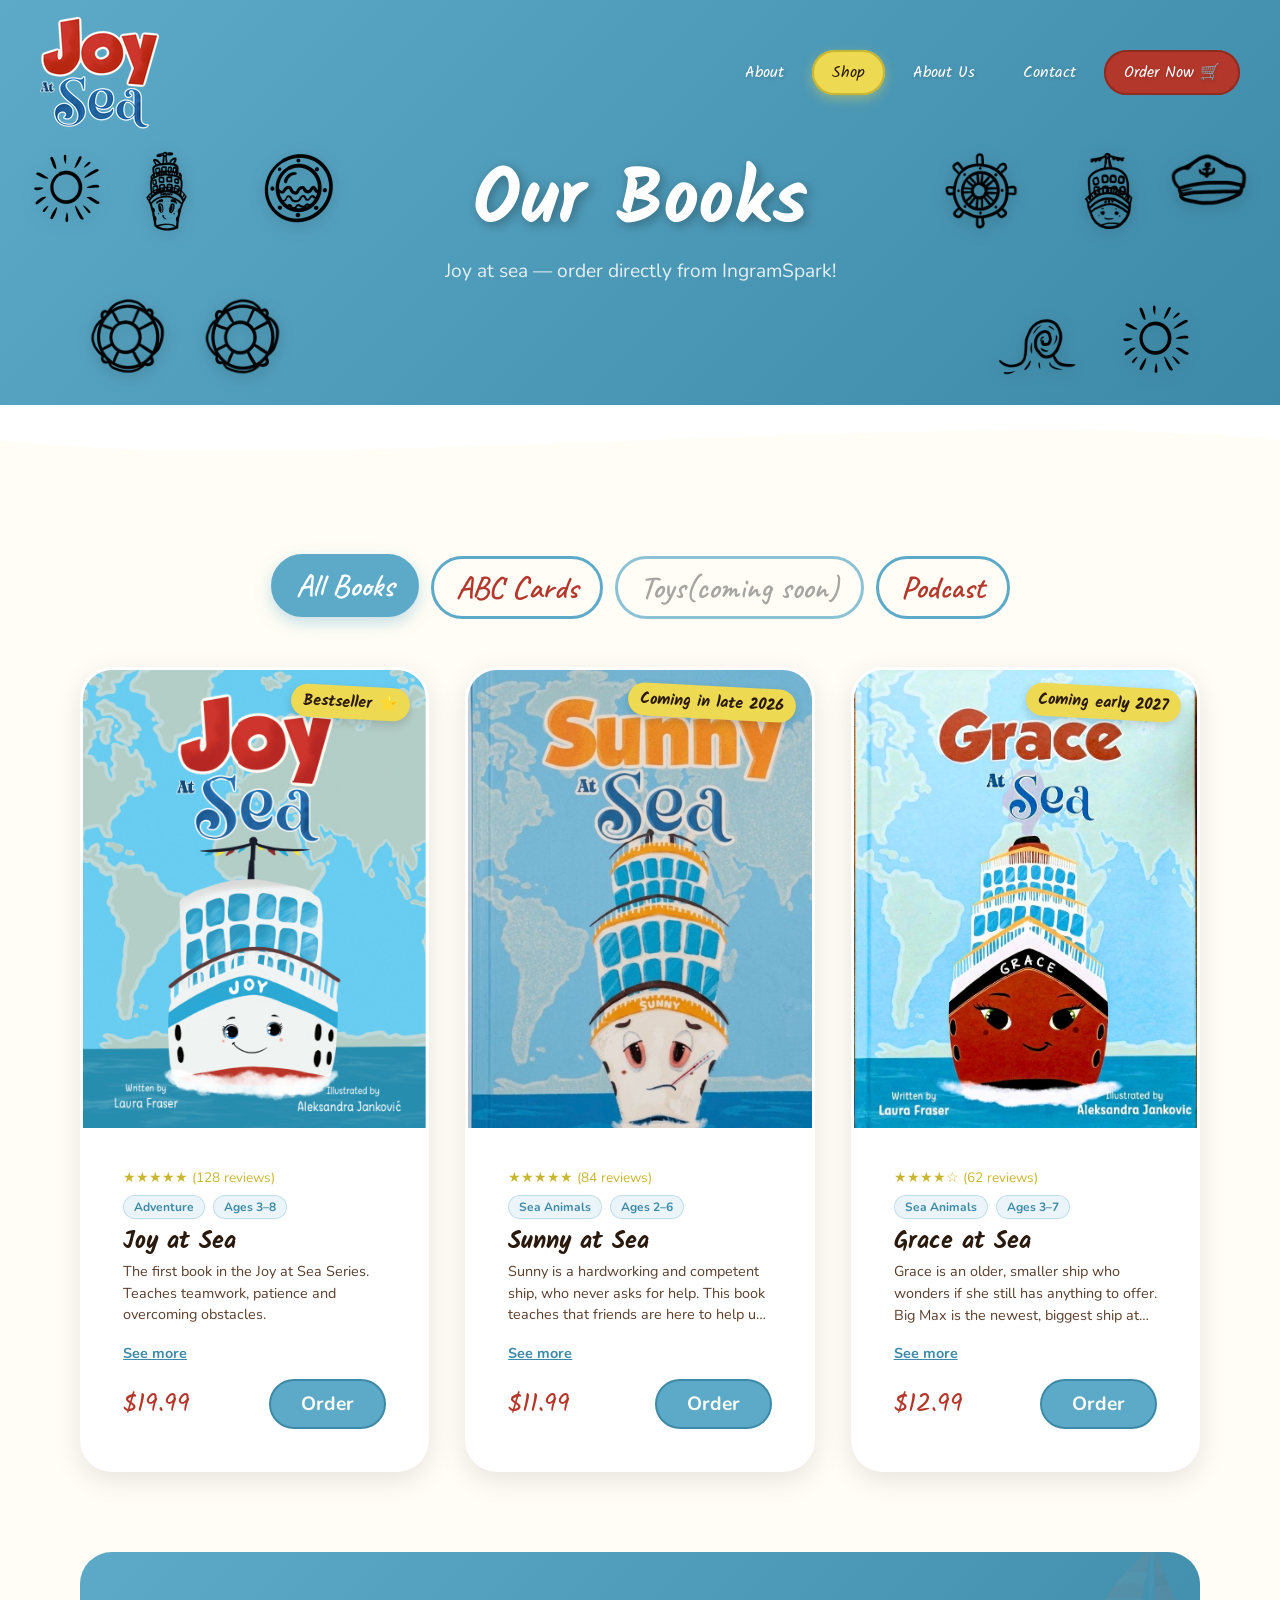
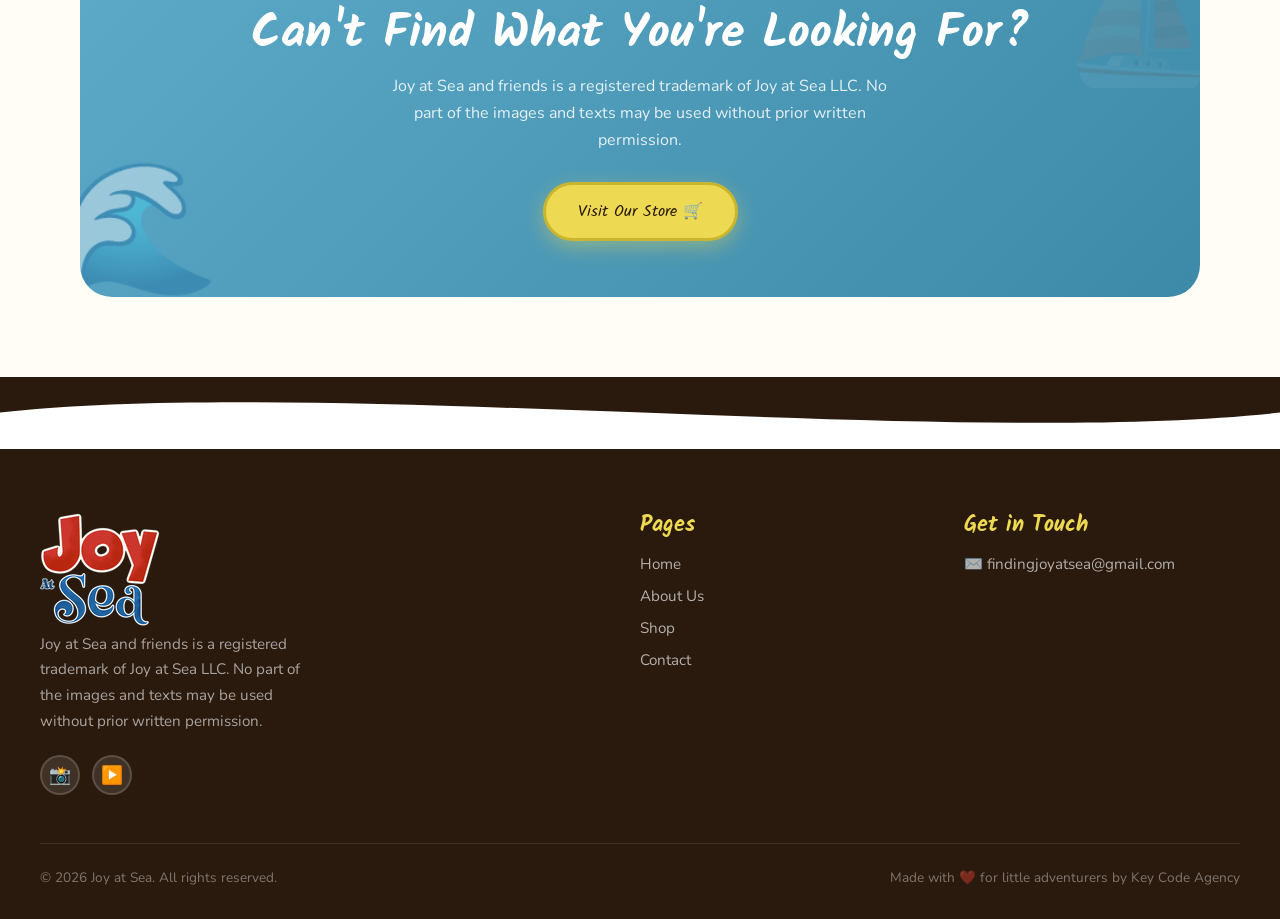
<file: shop.html>
<!doctype html>
<html lang="en">
	<head>
		<meta charset="UTF-8" />
		<meta name="viewport" content="width=device-width, initial-scale=1.0" />
		<title>Shop – Joy at Sea Books</title>
		<meta
			name="description"
			content="Browse all Joy at Sea children's books and order on IngramSpark!"
		/>
		<link rel="stylesheet" href="css/style.css" />
		<link
			rel="icon"
			type="image/png"
			href="{css,js,images}/photos/joy-logo-80h.png"
		/>
		<style>
			/* Shop-specific extras */
			.filter-bar {
				display: flex;
				gap: 12px;
				justify-content: center;
				flex-wrap: wrap;
				margin-bottom: 48px;
			}

			.filter-btn {
				font-family: "Caveat", cursive;
				font-size: 2rem;
				font-weight: 600;
				padding: 8px 22px;
				border-radius: 50px;
				border: 3px solid var(--blue);
				background: transparent;
				color: var(--red);
				cursor: pointer;
				transition: all 0.3s ease;
			}

			.filter-btn-disabled {
				font-family: "Caveat", cursive;
				font-size: 2rem;
				font-weight: 600;
				padding: 8px 22px;
				border-radius: 50px;
				border: 3px solid var(--blue);
				background: transparent;
				color: gray;
				cursor: not-allowed;
				opacity: 0.7;
				transition: all 0.3s ease;
			}

			.filter-btn:hover,
			.filter-btn.active {
				background: var(--blue);
				color: white;
				transform: translateY(-2px);
				box-shadow: 0 6px 16px rgba(93, 170, 200, 0.35);
			}

			.shop-page-grid {
				display: grid;
				grid-template-columns: repeat(auto-fill, minmax(320px, 1fr));
				gap: 36px;
			}

			.product-card-lg {
				border-radius: var(--radius-lg);
				overflow: hidden;
				background: white;
				box-shadow: 0 8px 28px rgba(0, 0, 0, 0.1);
				border: 3px solid transparent;
				transition: all 0.4s cubic-bezier(0.34, 1.56, 0.64, 1);
				display: flex;
				flex-direction: column;
			}

			.product-card-lg:hover {
				transform: translateY(-10px);
				border-color: var(--yellow);
				box-shadow: 0 24px 56px rgba(0, 0, 0, 0.16);
			}

			.product-card-lg .product-img-placeholder {
				aspect-ratio: 3/4;
			}

			.product-card-lg .product-info {
				flex: 1;
				display: flex;
				flex-direction: column;
			}

			.product-card-lg .product-info p {
				flex: 1;
			}

			.product-card-lg .product-footer {
				margin-top: auto;
			}

			.product-meta {
				display: flex;
				gap: 8px;
				flex-wrap: wrap;
				margin-bottom: 10px;
			}

			.product-tag {
				font-size: 0.75rem;
				font-weight: 700;
				padding: 3px 10px;
				border-radius: 50px;
				background: rgba(93, 170, 200, 0.12);
				color: var(--blue-dark);
				border: 1px solid rgba(93, 170, 200, 0.3);
			}

			.product-stars {
				color: var(--yellow-dark);
				font-size: 0.85rem;
				margin-bottom: 8px;
			}

			.shop-cta-banner {
				margin-top: 80px;
				border-radius: var(--radius-lg);
				padding: 56px 40px;
				text-align: center;
				background: linear-gradient(
					135deg,
					var(--blue) 0%,
					var(--blue-dark) 100%
				);
				position: relative;
				overflow: hidden;
			}

			.shop-cta-banner::before {
				content: "🌊";
				position: absolute;
				font-size: 8rem;
				opacity: 0.4;
				bottom: -20px;
				left: -20px;
			}

			.shop-cta-banner::after {
				content: "⛵";
				position: absolute;
				font-size: 8rem;
				opacity: 0.08;
				top: -20px;
				right: -20px;
			}

			.shop-cta-banner h2 {
				font-size: clamp(2rem, 4vw, 3rem);
				color: white;
				margin-bottom: 12px;
				position: relative;
			}

			.shop-cta-banner p {
				color: rgba(255, 255, 255, 0.85);
				max-width: 500px;
				margin: 0 auto 28px;
				line-height: 1.7;
			}

			@media (max-width: 640px) {
				.filter-bar {
					gap: 8px;
					margin-bottom: 32px;
				}
				.filter-btn,
				.filter-btn-disabled {
					font-size: 1.3rem;
					padding: 6px 16px;
				}
				.shop-page-grid {
					grid-template-columns: 1fr 1fr;
					gap: 20px;
				}
				/* podcast videos are too small in half-width columns */
				.shop-page-grid .video-wrapper {
					grid-column: 1 / -1;
				}
				.shop-cta-banner {
					margin-top: 56px;
					padding: 40px 24px;
				}
			}

			@media (max-width: 420px) {
				.shop-page-grid {
					grid-template-columns: 1fr;
					max-width: 320px;
					margin: 0 auto;
				}
			}
		</style>
	</head>
	<body>
		<!-- ===== NAVIGATION ===== -->
		<nav id="navbar">
			<a href="./" class="nav-logo">
				<img src="{css,js,images}/photos/joy-text-120w.png" alt="" />
			</a>
			<button class="hamburger" aria-label="Menu">
				<span></span><span></span><span></span>
			</button>
			<ul class="nav-links">
				<li><a href="./#about">About</a></li>
				<li><a href="shop" class="active">Shop</a></li>
				<li><a href="about">About Us</a></li>
				<li><a href="#contact">Contact</a></li>
				<li><a href="shop" class="btn-nav">Order Now 🛒</a></li>
			</ul>
		</nav>

		<!-- ===== PAGE HEADER ===== -->
		<header class="page-header">
			<div class="page-header-bg"></div>
			<!-- Replace page-header-bg div with your own background image using:
         style="background-image:url('images/shop-bg.jpg'); background-size:cover; background-position:center;" on the header element -->
			<div class="floating-elements">
				<img
					class="float-el"
					src="{css,js,images}/photos/stiker_07.png"
					alt="Sun"
				/>
				<img
					class="float-el"
					src="{css,js,images}/photos/stiker_08.png"
					alt="Sun"
				/>
				<img
					class="float-el"
					src="{css,js,images}/photos/stiker_09.png"
					alt="Sun"
				/>
				<img
					class="float-el"
					src="{css,js,images}/photos/stiker_10.png"
					alt="Sun"
				/>
				<img
					class="float-el"
					src="{css,js,images}/photos/stiker_11.png"
					alt="Sun"
				/>
				<img
					class="float-el"
					src="{css,js,images}/photos/stiker_12.png"
					alt="Sun"
				/>
				<img
					class="float-el"
					src="{css,js,images}/photos/stiker_13.png"
					alt="Sun"
				/>
				<img
					class="float-el"
					src="{css,js,images}/photos/stiker_32.png"
					alt=""
				/>
				<img
					class="float-el"
					src="{css,js,images}/photos/stiker_33.png"
					alt=""
				/>
				<img
					class="float-el"
					src="{css,js,images}/photos/stiker_35.png"
					alt=""
				/>
			</div>
			<div class="page-header-content">
				<h1>Our Books</h1>
				<p>Joy at sea — order directly from IngramSpark!</p>
			</div>
		</header>

		<!-- Wave -->
		<div class="wave-divider">
			<svg viewBox="0 0 1440 80" preserveAspectRatio="none" fill="#fffdf5">
				<path d="M0,40 C360,80 1080,0 1440,40 L1440,80 L0,80 Z" />
			</svg>
		</div>

		<!-- ===== SHOP SECTION ===== -->
		<section style="position: relative">
			<div
				style="position: absolute; inset: 0; background: #fffdf5; z-index: 0"
			></div>
			<div class="section-inner" style="position: relative; z-index: 1">
				<!-- Filter bar -->
				<div class="filter-bar reveal">
					<button
						class="filter-btn active"
						onclick="filterProducts('books', this)"
					>
						All Books
					</button>
					<button class="filter-btn" onclick="filterProducts('cards', this)">
						ABC Cards
					</button>
					<button class="filter-btn-disabled" onclick="">
						Toys(coming soon)
					</button>
					<button class="filter-btn" onclick="filterProducts('podcast', this)">
						Podcast
					</button>
				</div>

				<!-- Products Grid -->
				<div class="shop-page-grid" id="productsGrid">
					<!-- PRODUCT 1 -->
					<div class="product-card-lg reveal" data-category="books">
						<div style="position: relative">
							<div class="product-badge">Bestseller ⭐</div>
							<div class="product-img-placeholder">
								<div class="p-emoji"></div>
								<img
									class="product-img"
									src="{css,js,images}/photos/Joy At Sea Cover.png"
									alt="Joy at Sea"
								/>
							</div>
						</div>
						<div class="product-info">
							<div style="padding: 20px 20px 0">
								<div class="product-stars">★★★★★ (128 reviews)</div>
								<div class="product-meta">
									<span class="product-tag">Adventure</span>
									<span class="product-tag">Ages 3–8</span>
								</div>
							</div>
							<div style="padding: 0 20px 20px">
								<h3>Joy at Sea</h3>
								<p>
									The first book in the Joy at Sea Series. Teaches teamwork,
									patience and overcoming obstacles.
								</p>
								<button class="see-more-btn">See more</button>
								<div class="product-footer">
									<span class="product-price">$19.99</span>
									<a
										href="https://shop.ingramspark.com/b/084?params=sQqWZgiI7M3MGwggZtmiuGdicFNL2VbLKhiHYtYXyLu&utm_source=ig&utm_medium=social&utm_content=link_in_bio&fbclid=PAZnRzaAS8pf1wZG9mAmV4dG4DYWVtAjExAHNydGMGYXBwX2lkDzEyNDAyNDU3NDI4NzQxNAABp8N5HvCpZ3BHooE8qTthQGfboJasi7maFwN2JS-lAzaxJG_0or3SMO8UllYd_aem_HT1iLD550cazXNlybi0LeQ"
										target="_blank"
										rel="noopener"
										class="btn-order"
										>Order</a
									>
								</div>
							</div>
						</div>
					</div>

					<!-- PRODUCT 2 -->
					<div class="product-card-lg reveal" data-category="books">
						<div style="position: relative">
							<div class="product-badge">Coming in late 2026</div>
							<div class="product-img-placeholder">
								<img
									class="product-img"
									src="{css,js,images}/photos/sunny_at_sea_cover.png"
									alt="Sunny at Sea"
								/>
							</div>
						</div>
						<div class="product-info">
							<div style="padding: 20px 20px 0">
								<div class="product-stars">★★★★★ (84 reviews)</div>
								<div class="product-meta">
									<span class="product-tag">Sea Animals</span>
									<span class="product-tag">Ages 2–6</span>
								</div>
							</div>
							<div style="padding: 0 20px 20px">
								<h3>Sunny at Sea</h3>
								<p>
									Sunny is a hardworking and competent ship, who never asks for
									help. This book teaches that friends are here to help us be
									brave when we get sick and need a rest.
								</p>
								<button class="see-more-btn">See more</button>
								<div class="product-footer">
									<span class="product-price">$11.99</span>
									<a
										href="YOUR_IngramSpark_LINK_HERE"
										target="_blank"
										rel="noopener"
										class="btn-order"
										>Order</a
									>
								</div>
							</div>
						</div>
					</div>

					<!-- PRODUCT 3 -->
					<div class="product-card-lg reveal" data-category="books">
						<div style="position: relative">
							<div class="product-badge">Coming early 2027</div>
							<div class="product-img-placeholder">
								<img
									class="product-img"
									src="{css,js,images}/photos/grace_at_sea_cover.png"
									alt="Grace at Sea"
								/>
							</div>
						</div>
						<div class="product-info">
							<div style="padding: 20px 20px 0">
								<div class="product-stars">★★★★☆ (62 reviews)</div>
								<div class="product-meta">
									<span class="product-tag">Sea Animals</span>
									<span class="product-tag">Ages 3–7</span>
								</div>
							</div>
							<div style="padding: 0 20px 20px">
								<h3>Grace at Sea</h3>
								<p>
									Grace is an older, smaller ship who wonders if she still has
									anything to offer. Big Max is the newest, biggest ship at sea.
									Grace and Big Max learn they were both built to navigate rough
									waters no matter their age or size. This book teaches that we
									all have a place in this world for our specific gifts.
								</p>
								<button class="see-more-btn">See more</button>
								<div class="product-footer">
									<span class="product-price">$12.99</span>
									<a
										href="YOUR_IngramSpark_LINK_HERE"
										target="_blank"
										rel="noopener"
										class="btn-order"
										>Order</a
									>
								</div>
							</div>
						</div>
					</div>

					<!-- PRODUCT 5 -->
					<div class="product-card-lg reveal" data-category="cards">
						<div style="position: relative">
							<div class="product-badge">Popular 💙</div>
							<div
								class="product-img-placeholder"
								style="background: linear-gradient(135deg, #8a5cc8, #5a3a98)"
							>
								<div class="p-emoji">
									<img
										class="product-img"
										src="{css,js,images}/photos/ABC'sAtSea.png"
										alt="Joy at Sea Vol 1"
									/>
								</div>
							</div>
						</div>
						<div class="product-info">
							<div style="padding: 20px 20px 0">
								<div class="product-meta">
									<span class="product-tag">Learning</span>
									<span class="product-tag">Ages 3–8</span>
								</div>
							</div>
							<div style="padding: 0 20px 20px">
								<h3>ABC’s at Sea</h3>
								<p>
									This wonderful deck of ABC flashcards is the perfect way to
									learn all of the new words you will hear at sea! Conveniently
									packaged for travel, this deck of cards will be fun and
									educational for the whole family!
								</p>
								<button class="see-more-btn">See more</button>
								<div class="product-footer">
									<span class="product-price">$12.99</span>
									<a
										href="YOUR_IngramSpark_LINK_HERE"
										target="_blank"
										rel="noopener"
										class="btn-order"
										>Order</a
									>
								</div>
							</div>
						</div>
					</div>

					<!-- PRODUCT 6 -->
					<div
						class="video-wrapper product-card-lg reveal"
						data-category="podcast"
					>
						<iframe
							src="https://www.youtube.com/embed/wK8qlJNKCYQ"
							title="YouTube video"
							frameborder="0"
							allow="
								accelerometer;
								autoplay;
								clipboard-write;
								encrypted-media;
								gyroscope;
								picture-in-picture;
								web-share;
							"
							referrerpolicy="strict-origin-when-cross-origin"
							allowfullscreen
						></iframe>
					</div>

					<!-- PRODUCT 7 -->
					<div
						class="video-wrapper product-card-lg reveal"
						data-category="podcast"
					>
						<iframe
							src="https://www.youtube.com/embed/dnlibXufG5g"
							title="YouTube video"
							frameborder="0"
							allow="
								accelerometer;
								autoplay;
								clipboard-write;
								encrypted-media;
								gyroscope;
								picture-in-picture;
								web-share;
							"
							referrerpolicy="strict-origin-when-cross-origin"
							allowfullscreen
						></iframe>
					</div>
					<!-- PRODUCT 8 -->
					<div
						class="video-wrapper product-card-lg reveal"
						data-category="podcast"
					>
						<iframe
							src="https://www.youtube.com/embed/MtX1fV1GWBE"
							title="YouTube video"
							frameborder="0"
							allow="
								accelerometer;
								autoplay;
								clipboard-write;
								encrypted-media;
								gyroscope;
								picture-in-picture;
								web-share;
							"
							referrerpolicy="strict-origin-when-cross-origin"
							allowfullscreen
						></iframe>
					</div>
				</div>
				<!-- end shop-page-grid -->

				<!-- CTA Banner -->
				<div class="shop-cta-banner reveal">
					<h2>Can't Find What You're Looking For?</h2>
					<p>
						Joy at Sea and friends is a registered trademark of Joy at Sea LLC.
						No part of the images and texts may be used without prior written
						permission.
					</p>
					<a
						href="https://shop.ingramspark.com/b/084?params=sQqWZgiI7M3MGwggZtmiuGdicFNL2VbLKhiHYtYXyLu&utm_source=ig&utm_medium=social&utm_content=link_in_bio&fbclid=PAZnRzaAS8pf1wZG9mAmV4dG4DYWVtAjExAHNydGMGYXBwX2lkDzEyNDAyNDU3NDI4NzQxNAABp8N5HvCpZ3BHooE8qTthQGfboJasi7maFwN2JS-lAzaxJG_0or3SMO8UllYd_aem_HT1iLD550cazXNlybi0LeQ"
						target="_blank"
						rel="noopener"
						class="btn btn-secondary"
						>Visit Our Store 🛒</a
					>
				</div>
			</div>
		</section>

		<!-- Wave before footer -->
		<div class="wave-divider">
			<svg
				viewBox="0 0 1440 80"
				preserveAspectRatio="none"
				fill="var(--text-dark)"
			>
				<path d="M0,40 C360,0 1080,80 1440,40 L1440,0 L0,0 Z" />
			</svg>
		</div>

		<!-- ===== FOOTER ===== -->
		<footer class="footer" id="contact">
			<div class="footer-inner">
				<div class="footer-grid">
					<div class="footer-brand">
						<img
							src="{css,js,images}/photos/joy-text-120w.png"
							alt="JoyAtSea Logo"
						/>
						<p>
							Joy at Sea and friends is a registered trademark of Joy at Sea
							LLC. No part of the images and texts may be used without prior
							written permission.
						</p>
						<div class="social-links">
							<a href="#" class="social-link" aria-label="Instagram">📸</a>
							<a href="#" class="social-link" aria-label="YouTube">▶️</a>
						</div>
					</div>

					<div class="footer-col">
						<h4>Pages</h4>
						<ul>
							<li><a href="./">Home</a></li>
							<li><a href="about">About Us</a></li>
							<li><a href="shop">Shop</a></li>
							<li><a href="./#contact">Contact</a></li>
						</ul>
					</div>

					<div class="footer-col">
						<h4>Get in Touch</h4>
						<ul>
							<li>
								<a href="mailto:hello@joyatsea.com"
									>✉️ findingjoyatsea@gmail.com</a
								>
							</li>
						</ul>
					</div>
				</div>

				<div class="footer-bottom">
					<p>© 2026 Joy at Sea. All rights reserved.</p>
					<p>Made with ❤️ for little adventurers by Key Code Agency</p>
				</div>
			</div>
		</footer>

		<script src="js/main.js"></script>
		<script>
			// Filter functionality
			function filterProducts(category, btn, animate = true) {
				// Update active button
				document
					.querySelectorAll(".filter-btn")
					.forEach((b) => b.classList.remove("active"));
				btn.classList.add("active");

				// Filter cards
				document.querySelectorAll(".product-card-lg").forEach((card) => {
					if (card.dataset.category === category) {
						card.style.display = "";
						if (animate) card.style.animation = "fadeInUp 0.4s ease both";
					} else {
						card.style.display = "none";
					}
				});
			}

			// On page load show only books (podcasts & cards have their own tabs)
			filterProducts(
				"books",
				document.querySelector(".filter-btn.active"),
				false,
			);
		</script>
	</body>
</html>
</file>
<file: css/style.css>
@import url("https://fonts.googleapis.com/css2?family=Caveat:wght@400;500;600;700&family=Nunito:wght@300;400;600;700;800&display=swap");
@import url("https://fonts.googleapis.com/css2?family=Kalam:wght@400;700&display=swap");

/* ===== CSS VARIABLES ===== */
:root {
	--red: #b3382b;
	--yellow: #eed952;
	--blue: #5daac8;
	--red-dark: #8f2c21;
	--yellow-dark: #c9b630;
	--blue-dark: #3d8aa8;
	--white: #ffffff;
	--cream: #fffdf5;
	--text-dark: #2a1a0e;
	--text-mid: #5a3e2b;
	--shadow: 0 8px 32px rgba(0, 0, 0, 0.15);
	--shadow-lg: 0 16px 48px rgba(0, 0, 0, 0.2);
	--radius: 20px;
	--radius-lg: 32px;
}

/* ===== RESET & BASE ===== */
*,
*::before,
*::after {
	margin: 0;
	padding: 0;
	box-sizing: border-box;
}

html {
	scroll-behavior: smooth;
	overflow-x: hidden;
}

body {
	font-family: "Nunito", sans-serif;
	color: var(--text-dark);
	overflow-x: hidden;
	cursor:
		url("data:image/svg+xml,%3Csvg xmlns='http://www.w3.org/2000/svg' width='24' height='24' viewBox='0 0 24 24'%3E%3Ctext y='20' font-size='20'%3E⚓%3C/text%3E%3C/svg%3E")
			12 12,
		auto;
}

/* ===== SCROLLBAR ===== */
::-webkit-scrollbar {
	width: 8px;
}
::-webkit-scrollbar-track {
	background: var(--cream);
}
::-webkit-scrollbar-thumb {
	background: var(--blue);
	border-radius: 10px;
}

/* ===== TYPOGRAPHY ===== */
h1,
h2,
h3,
h4 {
	font-family: "Kalam", cursive;
	font-weight: 700;
	font-style: normal;
	line-height: 1.1;
}

.handwritten {
	font-family: "Kalam", cursive;
	font-weight: 700;
	font-style: normal;
}

/* ===== NAVIGATION ===== */
nav {
	position: fixed;
	top: 0;
	left: 0;
	right: 0;
	z-index: 1000;
	padding: 16px 40px;
	display: flex;
	align-items: center;
	justify-content: space-between;
	transition: padding 0.4s ease;
}

nav.scrolled {
	padding: 12px 40px;
}

nav.scrolled::before {
	content: "";
	position: absolute;
	inset: 0;
	background: rgba(93, 170, 200, 0.95);
	backdrop-filter: blur(12px);
	box-shadow: 0 4px 20px rgba(0, 0, 0, 0.15);
	z-index: -1;
}

.nav-logo {
	font-family: "Kalam", cursive;
	font-weight: 700;
	font-style: normal;

	font-size: 2rem;
	font-weight: 400;
	color: var(--white);
	text-decoration: none;
	text-shadow: 2px 2px 8px rgba(0, 0, 0, 0.3);
	display: flex;
	align-items: center;
	gap: 10px;
	transition: transform 0.3s ease;
}

.nav-logo:hover {
	transform: scale(1.05) rotate(-2deg);
}

.nav-logo span {
	font-size: 1.8rem;
	animation: bobbing 2s ease-in-out infinite;
}

@keyframes bobbing {
	0%,
	100% {
		transform: translateY(0) rotate(-5deg);
	}
	50% {
		transform: translateY(-5px) rotate(5deg);
	}
}

.nav-links {
	display: flex;
	list-style: none;
	gap: 8px;
	align-items: center;
}

.nav-links a {
	font-family: "Kalam", cursive;
	font-weight: 400;
	font-style: normal;
	color: var(--white);
	text-decoration: none;
	padding: 8px 18px;
	border-radius: 50px;
	transition: all 0.3s ease;
	border: 2px solid transparent;
	text-shadow: 1px 1px 4px rgba(0, 0, 0, 0.2);
}

.nav-links a:hover,
.nav-links a.active {
	background: var(--yellow);
	color: var(--text-dark);
	border-color: var(--yellow-dark);
	text-shadow: none;
	transform: translateY(-2px);
	box-shadow: 0 4px 12px rgba(238, 217, 82, 0.4);
}

.nav-links a.btn-nav {
	background: var(--red);
	color: var(--white);
	border-color: var(--red-dark);
}

.nav-links a.btn-nav:hover {
	background: var(--red-dark);
	color: var(--white);
	transform: translateY(-2px) scale(1.05);
}

/* Hamburger */
.hamburger {
	display: none;
	flex-direction: column;
	gap: 5px;
	cursor: pointer;
	padding: 5px;
	background: none;
	border: none;
}

.hamburger span {
	display: block;
	width: 28px;
	height: 3px;
	background: var(--white);
	border-radius: 3px;
	transition: all 0.3s ease;
}

.hamburger.open span:nth-child(1) {
	transform: translateY(8px) rotate(45deg);
}
.hamburger.open span:nth-child(2) {
	opacity: 0;
}
.hamburger.open span:nth-child(3) {
	transform: translateY(-8px) rotate(-45deg);
}

/* ===== WAVES (decorative) ===== */
.wave-divider {
	width: 100%;
	overflow: hidden;
	line-height: 0;
	margin: 0;
}

.wave-divider svg {
	display: block;
	width: 100%;
}

/* ===== HERO SECTION ===== */
.hero {
	min-height: 100vh;
	display: flex;
	align-items: center;
	justify-content: center;
	position: relative;
	overflow: hidden;
	padding: 120px 40px 80px;
	background-size: cover;
	background-position: center;
	background-repeat: no-repeat;
}

.hero-bg-placeholder {
	display: block;
	justify-content: center;
	position: absolute;
	inset: 0;
	background: linear-gradient(
		135deg,
		var(--blue) 0%,
		#3a7fa0 40%,
		var(--blue-dark) 100%
	);
	z-index: 0;
}

.hero-bg-placeholder img {
	display: block;
	width: 100%;
	height: 100%;
	object-fit: cover;
}

.hero-img-mobile {
	display: none;
}

.hero-bg-placeholder::after {
	content: "";
	position: absolute;
	inset: 0; /* pokriva ceo kontejner tj. sliku */
	background: rgba(0, 0, 0, 0.5); /* zatamnjenje po želji */
	pointer-events: none; /* da ne blokira klikove/hover na sadržaj iznad */
	z-index: 1;
}

/* Floating elements */
.floating-elements {
	position: absolute;
	inset: 0;
	pointer-events: none;
	z-index: 1;
}

.float-el {
	position: absolute;
	width: auto;
	height: auto;
	max-width: 90px;
	max-height: 100px;
	animation: floatAround 6s ease-in-out infinite;
	filter: drop-shadow(0 4px 8px rgba(0, 0, 0, 0.2));
}

/* Animation timing – odd stickers on the left, even on the right */
.float-el:nth-child(1) { animation-delay: 0s; }
.float-el:nth-child(2) { animation-delay: 1s; }
.float-el:nth-child(3) { animation-delay: 2s; }
.float-el:nth-child(4) { animation-delay: 0.5s; }
.float-el:nth-child(5) { animation-delay: 1.5s; }
.float-el:nth-child(6) { animation-delay: 2.5s; }
.float-el:nth-child(7) { animation-delay: 3s; animation-duration: 7s; }
.float-el:nth-child(8) { animation-delay: 0.8s; animation-duration: 7.5s; }
.float-el:nth-child(9) { animation-delay: 1.8s; animation-duration: 6.5s; }
.float-el:nth-child(10) { animation-delay: 3.5s; animation-duration: 8s; }

/* Sticker slots: 3 columns per side (2% / 11% / 20%), separate rows,
   so no two stickers share the same spot. */

/* Home hero (tall) – top row, middle row, bottom row */
.hero .float-el:nth-child(1) { top: 16%; left: 2%; }
.hero .float-el:nth-child(2) { top: 16%; right: 2%; }
.hero .float-el:nth-child(3) { top: 16%; left: 20%; }
.hero .float-el:nth-child(4) { top: 16%; right: 20%; }
.hero .float-el:nth-child(5) { top: 44%; left: 11%; }
.hero .float-el:nth-child(6) { top: 44%; right: 11%; }
.hero .float-el:nth-child(7) { bottom: 8%; left: 2%; }
.hero .float-el:nth-child(8) { bottom: 8%; right: 2%; }
.hero .float-el:nth-child(9) { bottom: 8%; left: 20%; }
.hero .float-el:nth-child(10) { bottom: 8%; right: 20%; }

/* Shop / About page headers (short) – top row + zig-zag bottom row */
.page-header .float-el { max-height: 90px; }
.page-header .float-el:nth-child(1) { top: 36%; left: 2%; }
.page-header .float-el:nth-child(2) { top: 36%; right: 2%; }
.page-header .float-el:nth-child(3) { top: 36%; left: 20%; }
.page-header .float-el:nth-child(4) { top: 36%; right: 20%; }
.page-header .float-el:nth-child(5) { bottom: 6%; left: 6.5%; }
.page-header .float-el:nth-child(6) { bottom: 6%; right: 6.5%; }
.page-header .float-el:nth-child(7) { top: 36%; left: 11%; }
.page-header .float-el:nth-child(8) { top: 36%; right: 11%; }
.page-header .float-el:nth-child(9) { bottom: 6%; left: 15.5%; }
.page-header .float-el:nth-child(10) { bottom: 6%; right: 15.5%; }

@keyframes floatAround {
	0%,
	100% {
		transform: translateY(0) rotate(-5deg) scale(1);
	}
	33% {
		transform: translateY(-20px) rotate(5deg) scale(1.1);
	}
	66% {
		transform: translateY(10px) rotate(-3deg) scale(0.95);
	}
}

.hero-content {
	position: relative;
	z-index: 2;
	text-align: center;
	max-width: 800px;
}

.hero-badge {
	display: inline-block;
	background: var(--yellow);
	color: var(--text-dark);
	font-family: "Kalam", cursive;
	font-weight: 700;
	font-style: normal;
	font-size: 1.2rem;
	padding: 6px 24px;
	border-radius: 50px;
	margin-bottom: 20px;
	box-shadow: 0 4px 12px rgba(238, 217, 82, 0.4);
	animation: fadeInDown 0.8s ease both;
	transform: rotate(-2deg);
}

.hero h1 {
	font-size: clamp(3.5rem, 8vw, 7rem);
	color: var(--white);
	text-shadow:
		3px 3px 0 rgba(0, 0, 0, 0.2),
		6px 6px 20px rgba(0, 0, 0, 0.3);
	margin-bottom: 16px;
	animation: fadeInUp 0.8s 0.2s ease both;
	line-height: 1;
}

.hero h1 span {
	color: var(--yellow);
	display: block;
}

.hero p {
	font-size: clamp(1.1rem, 2.5vw, 1.4rem);
	color: rgba(255, 255, 255, 0.92);
	max-width: 560px;
	margin: 0 auto 36px;
	line-height: 1.7;
	text-shadow: 1px 1px 6px rgba(0, 0, 0, 0.3);
	animation: fadeInUp 0.8s 0.4s ease both;
}

.hero-buttons {
	display: flex;
	gap: 16px;
	justify-content: center;
	flex-wrap: wrap;
	animation: fadeInUp 0.8s 0.6s ease both;
}

/* ===== BUTTONS ===== */
.btn {
	display: inline-flex;
	align-items: center;
	gap: 8px;
	font-family: "Kalam", cursive;
	font-weight: 400;
	font-style: normal;
	font-style: normal;
	padding: 14px 32px;
	border-radius: 50px;
	text-decoration: none;
	transition: all 0.3s cubic-bezier(0.34, 1.56, 0.64, 1);
	border: 3px solid transparent;
	cursor: pointer;
	position: relative;
	overflow: hidden;
}

.btn::before {
	content: "";
	position: absolute;
	top: 50%;
	left: 50%;
	width: 0;
	height: 0;
	background: rgba(255, 255, 255, 0.2);
	border-radius: 50%;
	transform: translate(-50%, -50%);
	transition:
		width 0.5s,
		height 0.5s;
}

.btn:hover::before {
	width: 300px;
	height: 300px;
}

.btn-primary {
	background: var(--red);
	color: var(--white);
	border-color: var(--red-dark);
	box-shadow: 0 6px 20px rgba(179, 56, 43, 0.4);
}

.btn-primary:hover {
	transform: translateY(-4px) scale(1.05);
	box-shadow: 0 12px 30px rgba(179, 56, 43, 0.5);
}

.btn-secondary {
	background: var(--yellow);
	color: var(--text-dark);
	border-color: var(--yellow-dark);
	box-shadow: 0 6px 20px rgba(238, 217, 82, 0.4);
}

.btn-secondary:hover {
	transform: translateY(-4px) scale(1.05);
	box-shadow: 0 12px 30px rgba(238, 217, 82, 0.5);
}

.btn-outline {
	background: transparent;
	color: var(--white);
	border-color: var(--white);
}

.btn-outline:hover {
	background: var(--white);
	color: var(--blue);
	transform: translateY(-4px) scale(1.05);
}

/* ===== SECTION BASE ===== */
section {
	position: relative;
	overflow: hidden;
}

.section-inner {
	max-width: 1200px;
	margin: 0 auto;
	padding: 80px 40px;
}

.section-title {
	font-family: "Kalam", cursive;
	font-weight: 700;
	font-style: normal;
	font-size: clamp(2.5rem, 5vw, 4rem);
	text-align: center;
	margin-bottom: 16px;
	position: relative;
}

.section-title::after {
	content: "";
	display: block;
	width: 80px;
	height: 5px;
	background: var(--yellow);
	border-radius: 10px;
	margin: 12px auto 0;
}

.section-subtitle {
	text-align: center;
	font-size: 1.1rem;
	color: var(--text-mid);
	max-width: 600px;
	margin: 0 auto 56px;
	line-height: 1.7;
}

/* ===== ABOUT BOOK SECTION ===== */
.about-book {
	background-size: cover;
	background-position: center;
}

.about-book-bg-placeholder {
	position: absolute;
	inset: 0;
	background: var(--cream);
	z-index: 0;
}

.about-book .section-inner {
	position: relative;
	z-index: 1;
}

.about-grid {
	display: grid;
	grid-template-columns: 1fr 1fr;
	gap: 64px;
	align-items: center;
}

.story-img img {
	display: flex;
	width: 100%;
}

.book-mockup {
	position: relative;
	display: flex;
	justify-content: center;
}

.book-cover {
	width: 280px;
	height: 380px;
	background: linear-gradient(135deg, var(--blue), var(--blue-dark));
	border-radius: 8px 24px 24px 8px;
	box-shadow:
		-8px 0 0 var(--blue-dark),
		-12px 4px 20px rgba(0, 0, 0, 0.3),
		0 20px 60px rgba(0, 0, 0, 0.25);
	display: flex;
	align-items: center;
	justify-content: center;
	flex-direction: column;
	gap: 12px;
	position: relative;
	animation: bookFloat 4s ease-in-out infinite;
	transition: transform 0.4s ease;
	overflow: hidden;
}

.book-cover:hover {
	transform: perspective(500px) rotateY(-15deg) scale(1.05);
}

@keyframes bookFloat {
	0%,
	100% {
		transform: translateY(0);
	}
	50% {
		transform: translateY(-12px);
	}
}

.book-cover-img {
	width: 100%;
	height: 100%;
	object-fit: cover;
	border-radius: 6px 22px 22px 6px;
}

.book-cover-placeholder {
	text-align: center;
	padding: 13px;
	color: white;
}

.book-cover-placeholder .emoji {
	font-size: 4rem;
	margin-bottom: 10px;
}
.book-cover-placeholder p {
	font-family: "Kalam", cursive;
	font-weight: 700;
	font-style: normal;
	font-size: 1.8rem;
	font-weight: 400;
	text-shadow: 2px 2px 6px rgba(0, 0, 0, 0.3);
}

.book-stars {
	position: absolute;
	inset: 0;
	pointer-events: none;
}

.star {
	position: absolute;
	width: 6px;
	height: 6px;
	background: var(--yellow);
	border-radius: 50%;
	animation: twinkle 2s ease-in-out infinite;
}

.star:nth-child(1) {
	top: 15%;
	left: 20%;
	animation-delay: 0s;
}
.star:nth-child(2) {
	top: 30%;
	right: 15%;
	animation-delay: 0.5s;
}
.star:nth-child(3) {
	top: 60%;
	left: 10%;
	animation-delay: 1s;
}
.star:nth-child(4) {
	bottom: 20%;
	right: 20%;
	animation-delay: 1.5s;
}
.star:nth-child(5) {
	top: 70%;
	left: 60%;
	animation-delay: 0.8s;
}

@keyframes twinkle {
	0%,
	100% {
		opacity: 1;
		transform: scale(1);
	}
	50% {
		opacity: 0.3;
		transform: scale(0.5);
	}
}

.about-text h2 {
	font-size: clamp(2rem, 4vw, 3rem);
	color: var(--blue-dark);
	margin-bottom: 20px;
}

.about-text p {
	font-size: 1.05rem;
	line-height: 1.8;
	color: var(--text-mid);
	margin-bottom: 16px;
}

.features-list {
	list-style: none;
	margin: 24px 0;
	display: flex;
	flex-direction: column;
	gap: 12px;
}

.features-list li {
	display: flex;
	align-items: center;
	gap: 12px;
	font-size: 1.05rem;
	color: var(--text-dark);
	font-weight: 600;
}

.features-list li span.icon {
	width: 36px;
	height: 36px;
	background: var(--yellow);
	border-radius: 50%;
	display: flex;
	align-items: center;
	justify-content: center;
	font-size: 1.1rem;
	flex-shrink: 0;
	box-shadow: 0 4px 10px rgba(238, 217, 82, 0.4);
}

/* ===== STATS STRIP ===== */
.stats-strip {
	padding: 48px 40px;
	position: relative;
	overflow: hidden;
}

.stats-strip-bg {
	position: absolute;
	inset: 0;
	background: var(--red);
	z-index: 0;
}

.stats-inner {
	max-width: 1200px;
	margin: 0 auto;
	display: grid;
	grid-template-columns: repeat(4, 1fr);
	gap: 32px;
	position: relative;
	z-index: 1;
}

.stat-item {
	text-align: center;
	color: var(--white);
	padding: 16px;
}

.stat-number {
	font-family: "Kalam", cursive;
	font-weight: 700;
	font-style: normal;
	font-size: 3.5rem;
	font-weight: 400;
	color: var(--yellow);
	display: block;
	line-height: 1;
	text-shadow: 2px 2px 8px rgba(0, 0, 0, 0.2);
}

.stat-label {
	font-size: 0.95rem;
	opacity: 0.9;
	font-weight: 600;
	margin-top: 4px;
	display: block;
}

/* ===== PRODUCT CARDS ===== */
.shop-grid {
	display: grid;
	grid-template-columns: repeat(auto-fill, minmax(350px, 1fr));
	gap: 32px;
}

.product-card {
	border-radius: var(--radius-lg);
	overflow: hidden;
	transition: all 0.4s cubic-bezier(0.34, 1.56, 0.64, 1);
	position: relative;
	background: var(--white);
	box-shadow: 0 8px 24px rgba(0, 0, 0, 0.1);
	border: 3px solid transparent;
	cursor: pointer;
	/* stack image + info so price/buttons sit at the bottom of every card */
	display: flex;
	flex-direction: column;
}

.product-card .product-info {
	flex: 1;
	display: flex;
	flex-direction: column;
}

.product-card .see-more-btn {
	align-self: flex-start;
}

.product-card .product-footer {
	margin-top: auto;
}

.product-card:hover {
	transform: translateY(-12px) rotate(1deg);
	box-shadow: 0 20px 48px rgba(0, 0, 0, 0.18);
	border-color: var(--yellow);
}

.product-card:nth-child(even):hover {
	rotate: -1deg;
}

.video-wrapper {
	position: relative;
	width: 100%;
	max-width: 800px;
	aspect-ratio: 16 / 9;
	margin: 0 auto;
	border-radius: var(--radius-lg);
	overflow: hidden;
	box-shadow: var(--shadow-lg);
	border: 4px solid var(--white);
}

.video-wrapper iframe {
	position: absolute;
	inset: 0;
	width: 100%;
	height: 100%;
	border: none;
}

.product-img {
	width: 100%;
	aspect-ratio: 3/4;
	object-fit: cover;
	display: block;
	background: linear-gradient(135deg, var(--blue) 0%, var(--blue-dark) 100%);
}

.product-img-placeholder {
	width: 100%;
	display: flex;
	align-items: center;
	justify-content: center;
}

.product-img-placeholder .p-emoji {
	font-size: 3.5rem;
}
.product-img-placeholder .p-text {
	font-family: "Kalam", cursive;
	font-weight: 700;
	font-style: normal;
	font-size: 1.2rem;
	text-align: center;
	padding: 0 12px;
}

.product-badge {
	position: absolute;
	top: 16px;
	right: 16px;
	background: var(--yellow);
	color: var(--text-dark);
	font-family: "Kalam", cursive;
	font-weight: 700;
	font-style: normal;
	font-size: 1rem;
	padding: 4px 12px;
	border-radius: 50px;
	transform: rotate(3deg);
	box-shadow: 0 4px 10px rgba(0, 0, 0, 0.15);
}

.product-info {
	padding: 20px;
}

.product-meta {
}

.product-info h3 {
	font-family: "Kalam", cursive;
	font-weight: 700;
	font-style: normal;
	font-size: 1.5rem;
	color: var(--text-dark);
	margin-bottom: 6px;
}

.product-info p {
	font-size: 0.9rem;
	color: var(--text-mid);
	line-height: 1.5;
	margin-bottom: 16px;
	display: -webkit-box;
	-webkit-line-clamp: 3; /* koliko linija da prikaže pre skraćivanja */
	-webkit-box-orient: vertical;
	overflow: hidden;
	transition: -webkit-line-clamp 0.3s ease;
}

.product-info p.expanded {
	-webkit-line-clamp: unset;
	overflow: visible;
}

.see-more-btn {
	background: none;
	border: none;
	color: var(--blue-dark);
	font-family: "Nunito", sans-serif;
	font-weight: 700;
	font-size: 0.9rem;
	cursor: pointer;
	padding: 0;
	margin-bottom: 16px;
	display: inline-block;
	text-decoration: underline;
}

.see-more-btn:hover {
	color: var(--red);
}

.product-footer {
	display: flex;
	align-items: center;
	flex-wrap: wrap;
	justify-content: space-between;
	gap: 20px;
}

.product-price {
	font-family: "Kalam", cursive;
	font-weight: 400;
	font-style: normal;
	font-size: 1.6rem;
	font-weight: 400;
	color: var(--red);
}

.btn-order {
	display: inline-flex;
	align-items: center;
	gap: 6px;
	background: var(--blue);
	color: var(--cream);
	font-family: "Nunito", sans-serif;
	font-size: 1.2rem;
	font-weight: 700;
	padding: 10px 30px;
	border-radius: 50px;
	text-decoration: none;
	transition: all 0.3s ease;
	border: 2px solid var(--blue-dark);
}

.btn-order:hover {
	background: var(--red);
	color: var(--white);
	border-color: var(--red-dark);
	transform: scale(1.05);
}

/* Unreleased products – looks like a button but can't be clicked */
.btn-order.btn-coming-soon,
.btn-order.btn-coming-soon:hover {
	background: #d9d9d9;
	color: #6b6b6b;
	border-color: #bdbdbd;
	cursor: not-allowed;
	transform: none;
	user-select: none;
}

.product-footer .btn-coming-soon {
	flex: 1 1 100%;
	justify-content: center;
}

/* Store buttons (Amazon / IngramSpark) */
.store-buttons {
	display: flex;
	flex-wrap: wrap;
	gap: 10px;
	flex: 1 1 100%;
}

.btn-store {
	flex: 1 1 130px;
	display: inline-flex;
	align-items: center;
	justify-content: center;
	gap: 8px;
	height: 48px;
	padding: 0 18px;
	border-radius: 50px;
	text-decoration: none;
	font-family: "Nunito", sans-serif;
	font-weight: 800;
	font-size: 1.05rem;
	transition: all 0.3s ease;
}

.btn-store:hover {
	transform: translateY(-2px) scale(1.03);
	box-shadow: 0 8px 18px rgba(0, 0, 0, 0.15);
}

.btn-store-amazon {
	background: #131921;
	color: #fff;
	border: 2px solid #131921;
}

.btn-store-amazon svg {
	width: 24px;
	height: 24px;
	fill: #ff9900;
	flex-shrink: 0;
}

.btn-store-ingram {
	background: #fff;
	border: 2px solid var(--blue);
}

.btn-store-ingram img {
	height: 22px;
	width: auto;
	display: block;
}

/* ===== TESTIMONIALS ===== */
.testimonials {
	position: relative;
}

.testimonials-bg {
	position: absolute;
	inset: 0;
	background: var(--blue);
	z-index: 0;
}

.testimonials .section-inner {
	position: relative;
	z-index: 1;
}

.testimonials .section-title,
.testimonials .section-subtitle {
	color: var(--white);
}

.testimonials .section-subtitle {
	color: rgba(255, 255, 255, 0.8);
}

.testimonials .section-title::after {
	background: var(--yellow);
}

.testimonials-grid {
	display: grid;
	grid-template-columns: repeat(auto-fill, minmax(300px, 1fr));
	gap: 24px;
}

.testimonial-card {
	background: rgba(255, 255, 255, 0.12);
	backdrop-filter: blur(10px);
	border: 2px solid rgba(255, 255, 255, 0.25);
	border-radius: var(--radius-lg);
	padding: 28px;
	transition: all 0.3s ease;
}

.testimonial-card:hover {
	background: rgba(255, 255, 255, 0.2);
	transform: translateY(-6px);
}

.testimonial-stars {
	color: var(--yellow);
	font-size: 1.2rem;
	margin-bottom: 12px;
	letter-spacing: 3px;
}

.testimonial-text {
	font-size: 1rem;
	color: rgba(255, 255, 255, 0.95);
	line-height: 1.7;
	font-style: italic;
	margin-bottom: 16px;
}

.testimonial-author {
	display: flex;
	align-items: center;
	gap: 12px;
}

.author-avatar {
	width: 44px;
	height: 44px;
	border-radius: 50%;
	background: var(--yellow);
	display: flex;
	align-items: center;
	justify-content: center;
	font-size: 1.3rem;
	border: 3px solid rgba(255, 255, 255, 0.4);
}

.author-info strong {
	display: block;
	color: var(--white);
	font-size: 0.95rem;
	font-family: "Kalam", cursive;
	font-weight: 400;
	font-style: normal;
	font-size: 1.1rem;
}

.author-info span {
	color: rgba(255, 255, 255, 0.65);
	font-size: 0.8rem;
}

/* ===== ABOUT PAGE ===== */
.team-grid {
	display: grid;
	grid-template-columns: repeat(auto-fill, minmax(280px, 1fr));
	gap: 40px;
	margin-top: 56px;
}

.team-card {
	text-align: center;
	padding: 40px 24px;
	border-radius: var(--radius-lg);
	background: white;
	box-shadow: 0 8px 32px rgba(0, 0, 0, 0.08);
	border: 3px solid transparent;
	transition: all 0.4s cubic-bezier(0.34, 1.56, 0.64, 1);
}

.team-card:hover {
	border-color: var(--blue);
	transform: translateY(-8px);
	box-shadow: 0 20px 48px rgba(93, 170, 200, 0.2);
}

.team-avatar {
	width: 120px;
	height: 120px;
	border-radius: 50%;
	margin: 0 auto 20px;
	background: linear-gradient(135deg, var(--blue), var(--blue-dark));
	display: flex;
	align-items: center;
	justify-content: center;
	font-size: 3rem;
	border: 5px solid var(--yellow);
	box-shadow: 0 8px 24px rgba(93, 170, 200, 0.3);
	overflow: hidden;
	transition: transform 0.4s ease;
}

.team-avatar img {
	width: 100%;
	height: 100%;
	object-fit: cover;
	display: block;
}

.team-card:hover .team-avatar {
	transform: scale(1.1) rotate(5deg);
}

.team-card h3 {
	font-size: 1.8rem;
	color: var(--text-dark);
	margin-bottom: 6px;
}

.team-card .role {
	color: var(--blue);
	font-weight: 700;
	font-size: 0.9rem;
	text-transform: uppercase;
	letter-spacing: 1px;
	margin-bottom: 14px;
}

.team-card p {
	color: var(--text-mid);
	line-height: 1.7;
	font-size: 0.95rem;
}

.mission-section {
	position: relative;
}

.mission-section-bg {
	position: absolute;
	inset: 0;
	background: var(--yellow);
	z-index: 0;
}

.mission-section .section-inner {
	position: relative;
	z-index: 1;
}

.mission-content {
	max-width: 760px;
	margin: 0 auto;
	text-align: center;
}

.mission-content .big-quote {
	font-family: "Kalam", cursive;
	font-weight: 400;
	font-style: normal;
	font-size: clamp(1.6rem, 3.5vw, 2.4rem);
	color: var(--text-dark);
	line-height: 1.5;
	margin-bottom: 24px;
	position: relative;
	padding: 0 40px;
}

.mission-content .big-quote::before,
.mission-content .big-quote::after {
	content: '"';
	font-size: 5rem;
	color: var(--red);
	opacity: 0.3;
	position: absolute;
	font-family: Georgia, serif;
	line-height: 1;
}

.mission-content .big-quote::before {
	top: -20px;
	left: 0;
}
.mission-content .big-quote::after {
	bottom: -40px;
	right: 0;
}

/* ===== CONTACT / FOOTER ===== */
.footer {
	position: relative;
	padding: 64px 40px 32px;
	background: var(--text-dark);
}

.footer-inner {
	max-width: 1200px;
	margin: 0 auto;
}

.footer-grid {
	display: grid;
	grid-template-columns: 2fr 1fr 1fr;
	gap: 48px;
	margin-bottom: 48px;
}

.footer-brand .logo {
	font-family: "Kalam", cursive;
	font-weight: 400;
	font-style: normal;
	font-size: 2.2rem;
	color: var(--yellow);
	display: flex;
	align-items: center;
	gap: 10px;
	margin-bottom: 16px;
	text-decoration: none;
}

.footer-brand p {
	color: rgba(255, 255, 255, 0.6);
	line-height: 1.7;
	font-size: 0.95rem;
	max-width: 280px;
}

.footer-col h4 {
	font-family: "Kalam", cursive;
	font-weight: 700;
	font-style: normal;
	font-size: 1.4rem;
	color: var(--yellow);
	margin-bottom: 16px;
}

.footer-col ul {
	list-style: none;
	display: flex;
	flex-direction: column;
	gap: 10px;
}

.footer-col ul a {
	color: rgba(255, 255, 255, 0.65);
	text-decoration: none;
	font-size: 0.95rem;
	transition: color 0.3s ease;
}

.footer-col ul a:hover {
	color: var(--yellow);
}

.social-links {
	display: flex;
	gap: 12px;
	margin-top: 20px;
}

.social-link {
	width: 40px;
	height: 40px;
	border-radius: 50%;
	background: rgba(255, 255, 255, 0.1);
	display: flex;
	align-items: center;
	justify-content: center;
	text-decoration: none;
	font-size: 1.1rem;
	transition: all 0.3s ease;
	border: 2px solid rgba(255, 255, 255, 0.15);
}

.social-link svg {
	width: 20px;
	height: 20px;
	fill: var(--white);
	transition: fill 0.3s ease;
}

.social-link:hover {
	background: var(--yellow);
	transform: translateY(-3px);
	border-color: var(--yellow-dark);
}

.social-link:hover svg {
	fill: var(--text-dark);
}

.footer-bottom {
	border-top: 1px solid rgba(255, 255, 255, 0.1);
	padding-top: 24px;
	display: flex;
	justify-content: space-between;
	align-items: center;
	flex-wrap: wrap;
	gap: 12px;
}

.footer-bottom p {
	color: rgba(255, 255, 255, 0.4);
	font-size: 0.85rem;
}

/* ===== PAGE HEADER ===== */
.page-header {
	min-height: max(45vh, 400px);
	display: flex;
	align-items: center;
	justify-content: center;
	text-align: center;
	padding: 120px 40px 80px;
	position: relative;
	overflow: hidden;
	background-size: cover;
	background-position: center;
}

.page-header-bg {
	position: absolute;
	inset: 0;
	background: linear-gradient(135deg, var(--blue) 0%, var(--blue-dark) 100%);
	z-index: 0;
}

.page-header-content {
	position: relative;
	z-index: 2;
}

.page-header h1 {
	font-size: clamp(3rem, 6vw, 5.5rem);
	color: var(--white);
	text-shadow: 3px 3px 12px rgba(0, 0, 0, 0.3);
	margin-bottom: 12px;
}

.page-header p {
	font-size: 1.2rem;
	color: rgba(255, 255, 255, 0.85);
	max-width: 500px;
	margin: 0 auto;
}

/* ===== SCROLL value-cardL ===== */
.reveal {
	opacity: 0;
	transform: translateY(40px);
	transition:
		opacity 0.7s ease,
		transform 0.7s ease;
}

.reveal.visible {
	opacity: 1;
	transform: translateY(0);
}

.reveal-left {
	opacity: 0;
	transform: translateX(-40px);
	transition:
		opacity 0.7s ease,
		transform 0.7s ease;
}

.reveal-left.visible {
	opacity: 1;
	transform: translateX(0);
}

.reveal-right {
	opacity: 0;
	transform: translateX(40px);
	transition:
		opacity 0.7s ease,
		transform 0.7s ease;
}

.reveal-right.visible {
	opacity: 1;
	transform: translateX(0);
}

/* ===== ANIMATIONS ===== */
@keyframes fadeInDown {
	from {
		opacity: 0;
		transform: translateY(-20px);
	}
	to {
		opacity: 1;
		transform: translateY(0);
	}
}

@keyframes fadeInUp {
	from {
		opacity: 0;
		transform: translateY(20px);
	}
	to {
		opacity: 1;
		transform: translateY(0);
	}
}

/* Bubbles animation */
.bubbles {
	position: absolute;
	inset: 0;
	pointer-events: none;
	overflow: hidden;
	z-index: 1;
}

.bubble {
	position: absolute;
	bottom: -50px;
	border-radius: 50%;
	background: rgba(255, 255, 255, 0.08);
	border: 2px solid rgba(255, 255, 255, 0.12);
	animation: bubbleRise linear infinite;
}

@keyframes bubbleRise {
	to {
		transform: translateY(-110vh);
		opacity: 0;
	}
}

/* ===== RESPONSIVE ===== */
@media (max-width: 1024px) {
	.about-grid {
		grid-template-columns: 1fr;
		gap: 40px;
		text-align: center;
	}
	.about-grid .book-mockup {
		order: -1;
	}
	.features-list {
		align-items: center;
	}
	.stats-inner {
		grid-template-columns: repeat(2, 1fr);
	}
	.footer-grid {
		grid-template-columns: 1fr 1fr;
	}
	.footer-brand {
		grid-column: 1 / -1;
	}

	/* not enough room for 3 sticker columns per side – show 6 */
	.float-el:nth-child(n + 7) {
		display: none;
	}

	/* tighter nav so all links fit on tablets */
	.nav-links {
		gap: 4px;
	}
	.nav-links a {
		padding: 6px 12px;
	}
}

@media (max-width: 768px) {
	nav {
		padding: 14px 20px;
	}
	nav.scrolled {
		padding: 10px 20px;
	}
	.nav-links {
		display: none;
		position: fixed;
		top: 0;
		left: 0;
		right: 0;
		bottom: 0;
		background: rgba(61, 138, 168, 0.97);
		backdrop-filter: blur(20px);
		flex-direction: column;
		align-items: center;
		justify-content: center;
		gap: 20px;
		z-index: 999;
	}
	.nav-links.open {
		display: flex;
	}
	.nav-links a {
		font-size: 2rem;
	}

	.nav-logo img {
		width: 4rem;
	}

	.hamburger {
		display: flex;
		z-index: 1001;
	}

	.hero {
		padding: 100px 24px 60px;
	}

	.hero-bg-placeholder img {
		display: block;
		object-fit: contain;
	}

	.section-inner {
		padding: 60px 24px;
	}
	.stats-inner {
		grid-template-columns: repeat(2, 1fr);
		gap: 16px;
	}
	.shop-grid {
		grid-template-columns: repeat(2, 1fr);
		gap: 20px;
	}
	.footer-grid {
		grid-template-columns: 1fr;
		gap: 32px;
	}
	.footer-bottom {
		flex-direction: column;
		text-align: center;
	}

	.page-header {
		padding: 100px 24px 60px;
	}

	/* Mobile: 6 small stickers, 3 per side, staggered so they don't touch */
	.float-el {
		max-width: 56px;
		max-height: 64px;
	}
	.page-header .float-el {
		max-height: 64px;
	}
	.hero .float-el:nth-child(1),
	.hero .float-el:nth-child(2) { top: 13%; bottom: auto; }
	.hero .float-el:nth-child(3),
	.hero .float-el:nth-child(4) { top: 45%; bottom: auto; }
	.hero .float-el:nth-child(5),
	.hero .float-el:nth-child(6) { top: auto; bottom: 5%; }
	.page-header .float-el:nth-child(1),
	.page-header .float-el:nth-child(2) { top: 28%; bottom: auto; }
	.page-header .float-el:nth-child(3),
	.page-header .float-el:nth-child(4) { top: auto; bottom: 4%; }
	/* short page headers: only the 4 corner stickers, away from the title */
	.page-header .float-el:nth-child(n + 5) { display: none; }
	.hero .float-el:nth-child(odd),
	.page-header .float-el:nth-child(odd) { left: 4%; right: auto; }
	.hero .float-el:nth-child(even),
	.page-header .float-el:nth-child(even) { right: 4%; left: auto; }
}

@media (max-width: 480px) {
	.shop-grid {
		grid-template-columns: 1fr;
		max-width: 320px;
		margin: 0 auto;
	}
	.stats-inner {
		grid-template-columns: 1fr 1fr;
	}
	.hero-buttons {
		flex-direction: column;
		align-items: center;
	}
	.btn {
		width: 100%;
		justify-content: center;
		max-width: 300px;
	}
	.testimonials-grid {
		grid-template-columns: 1fr;
	}
}
</file>
